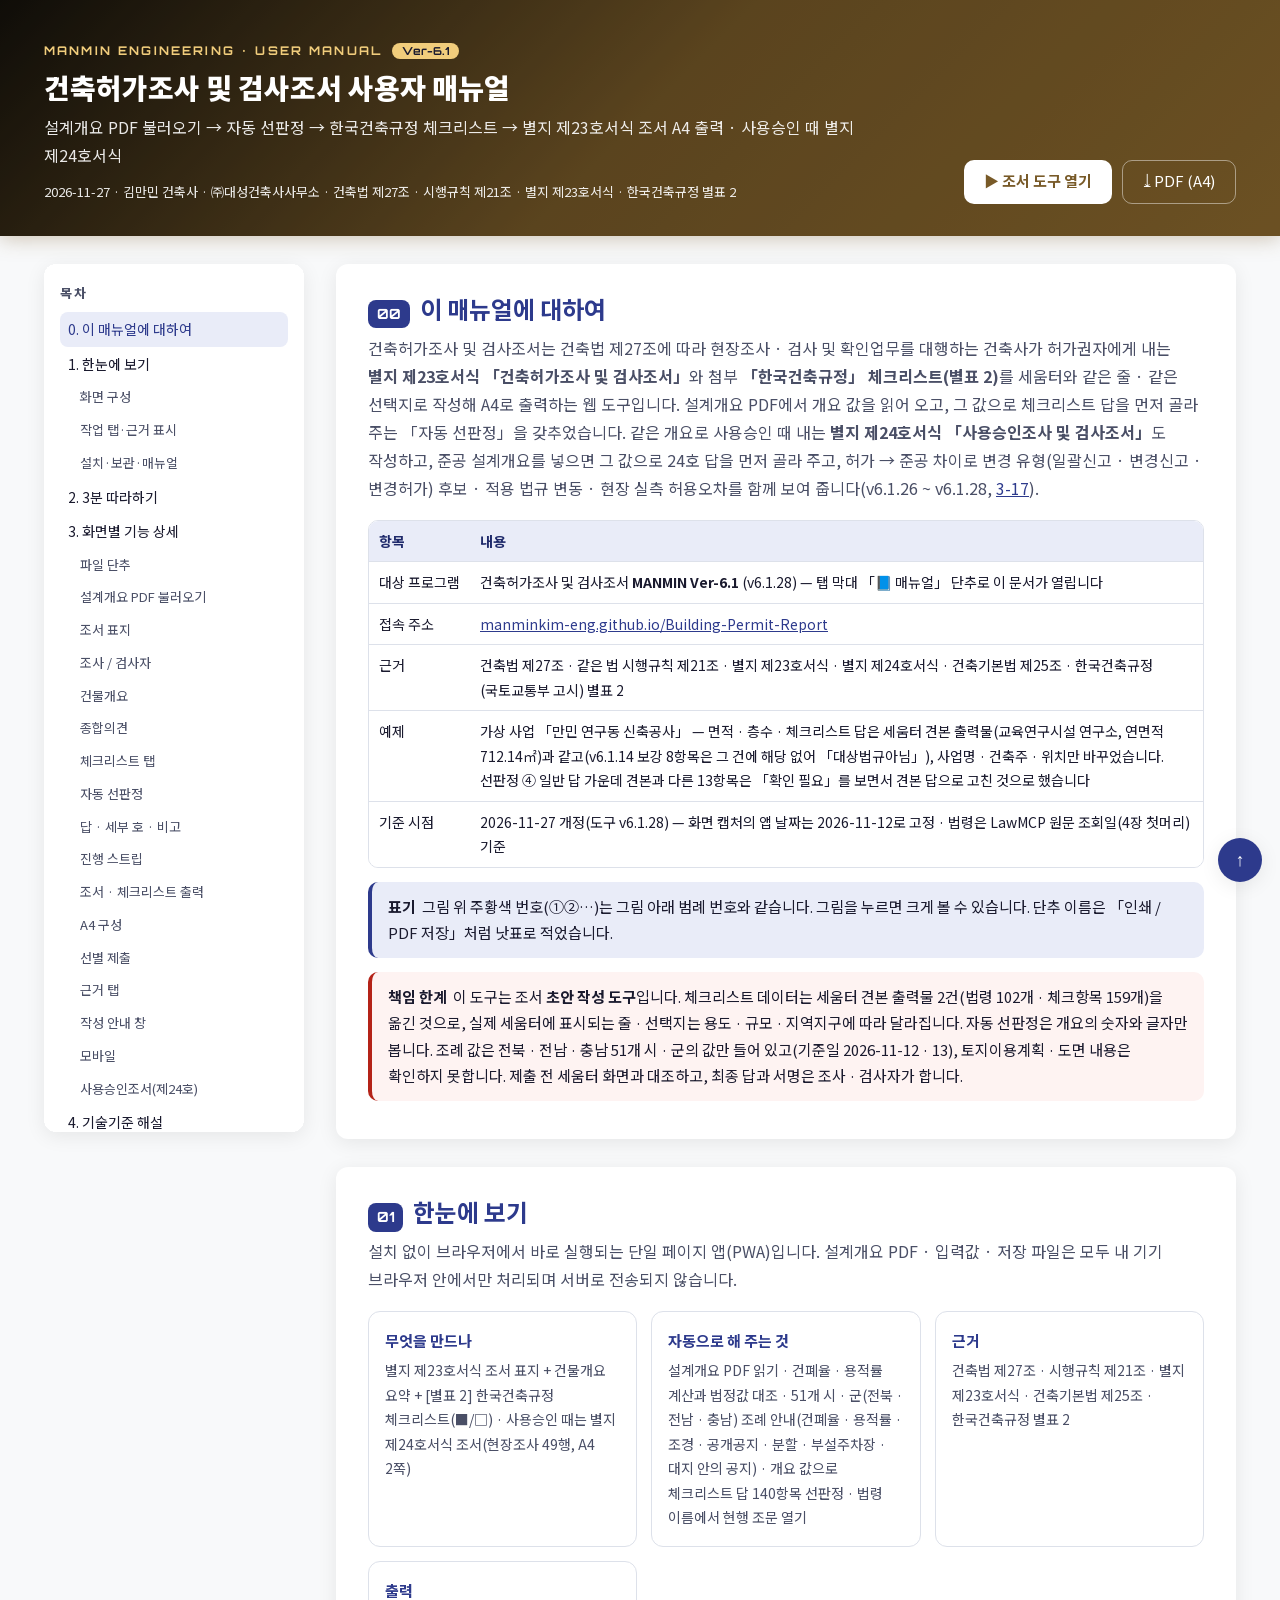
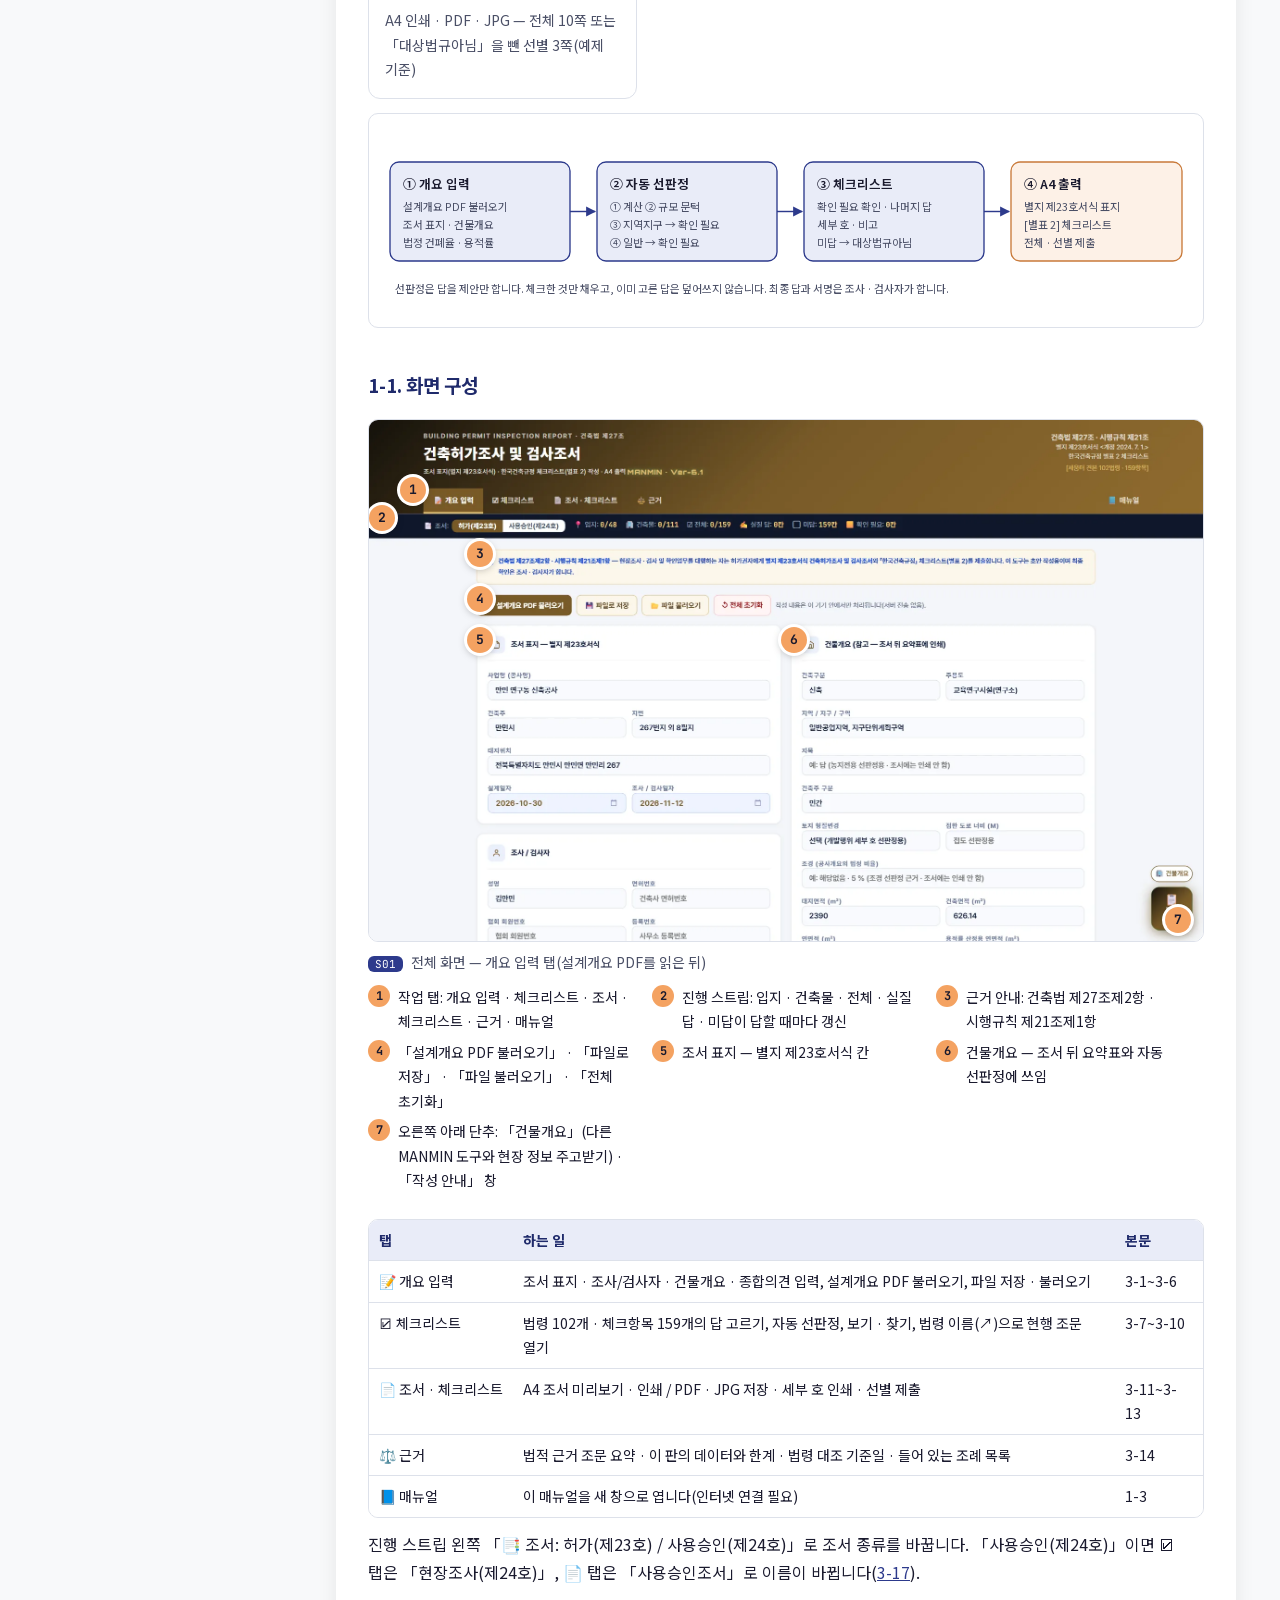
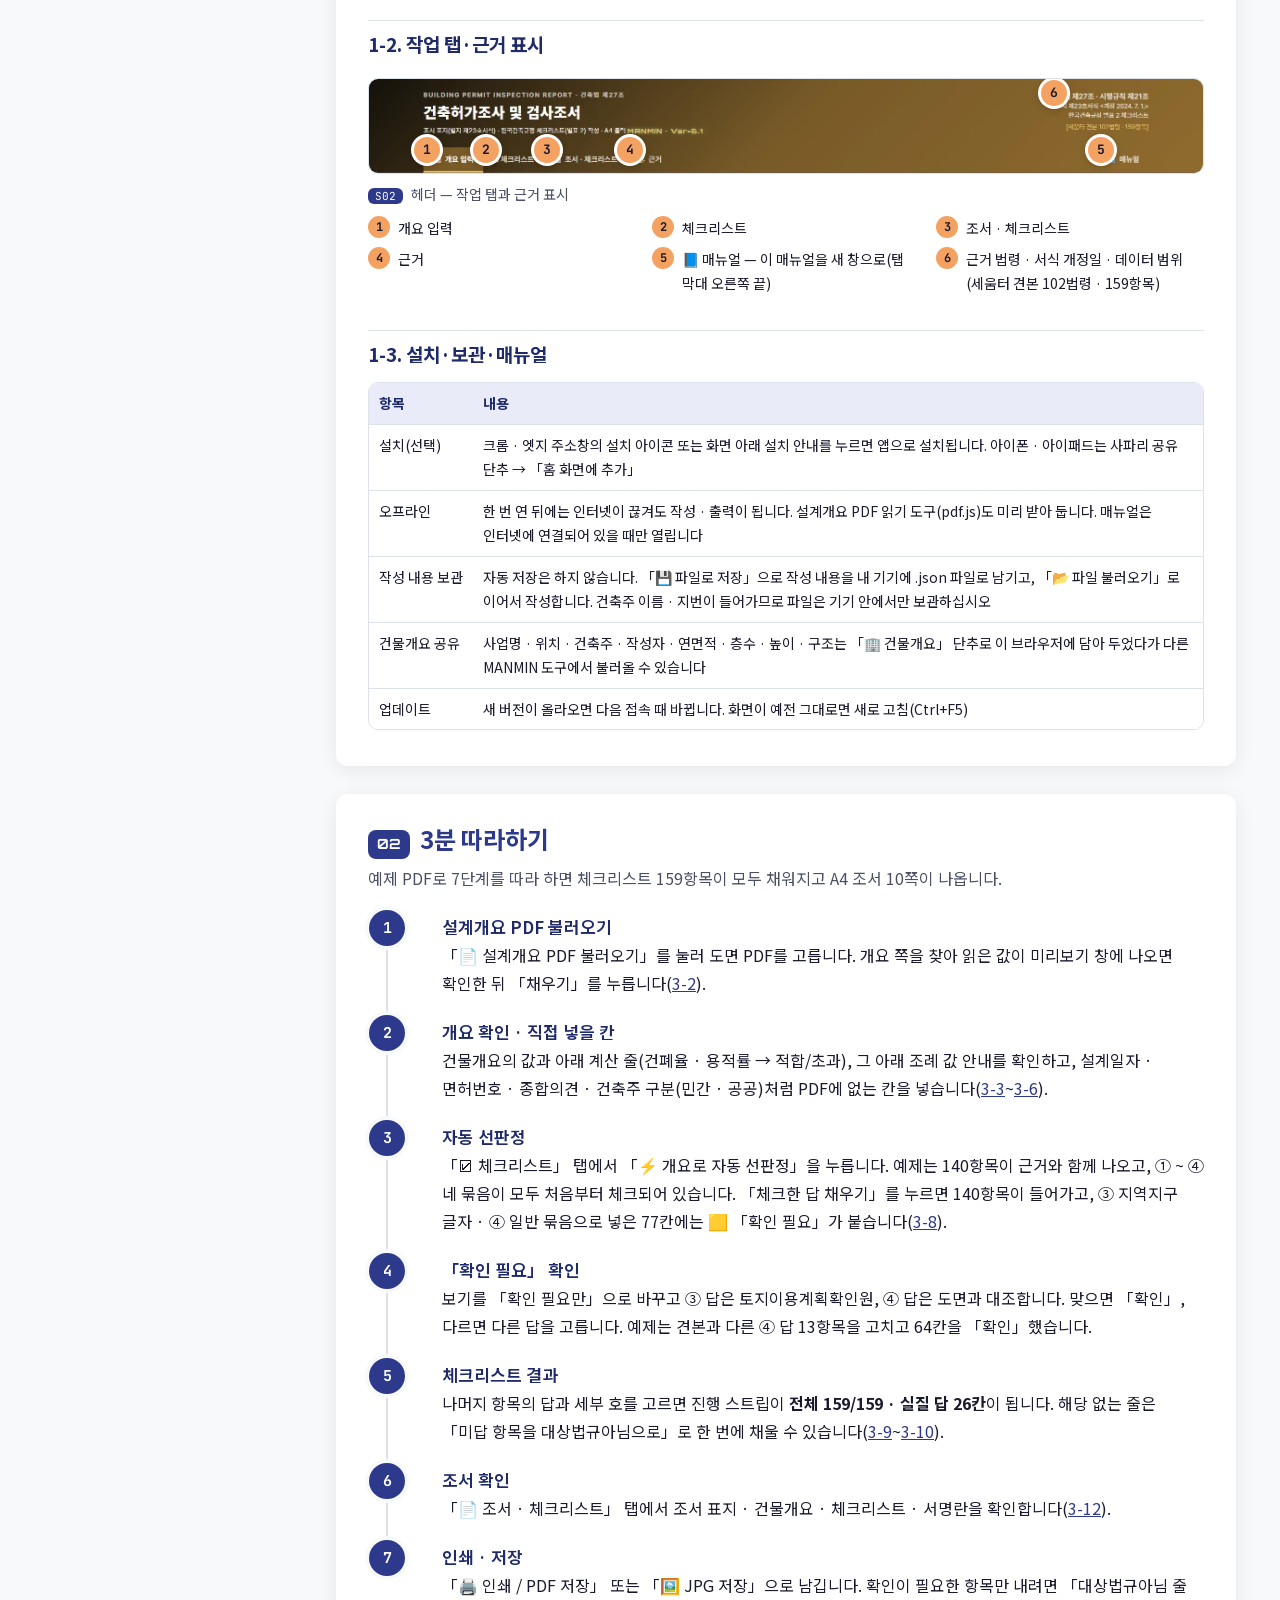
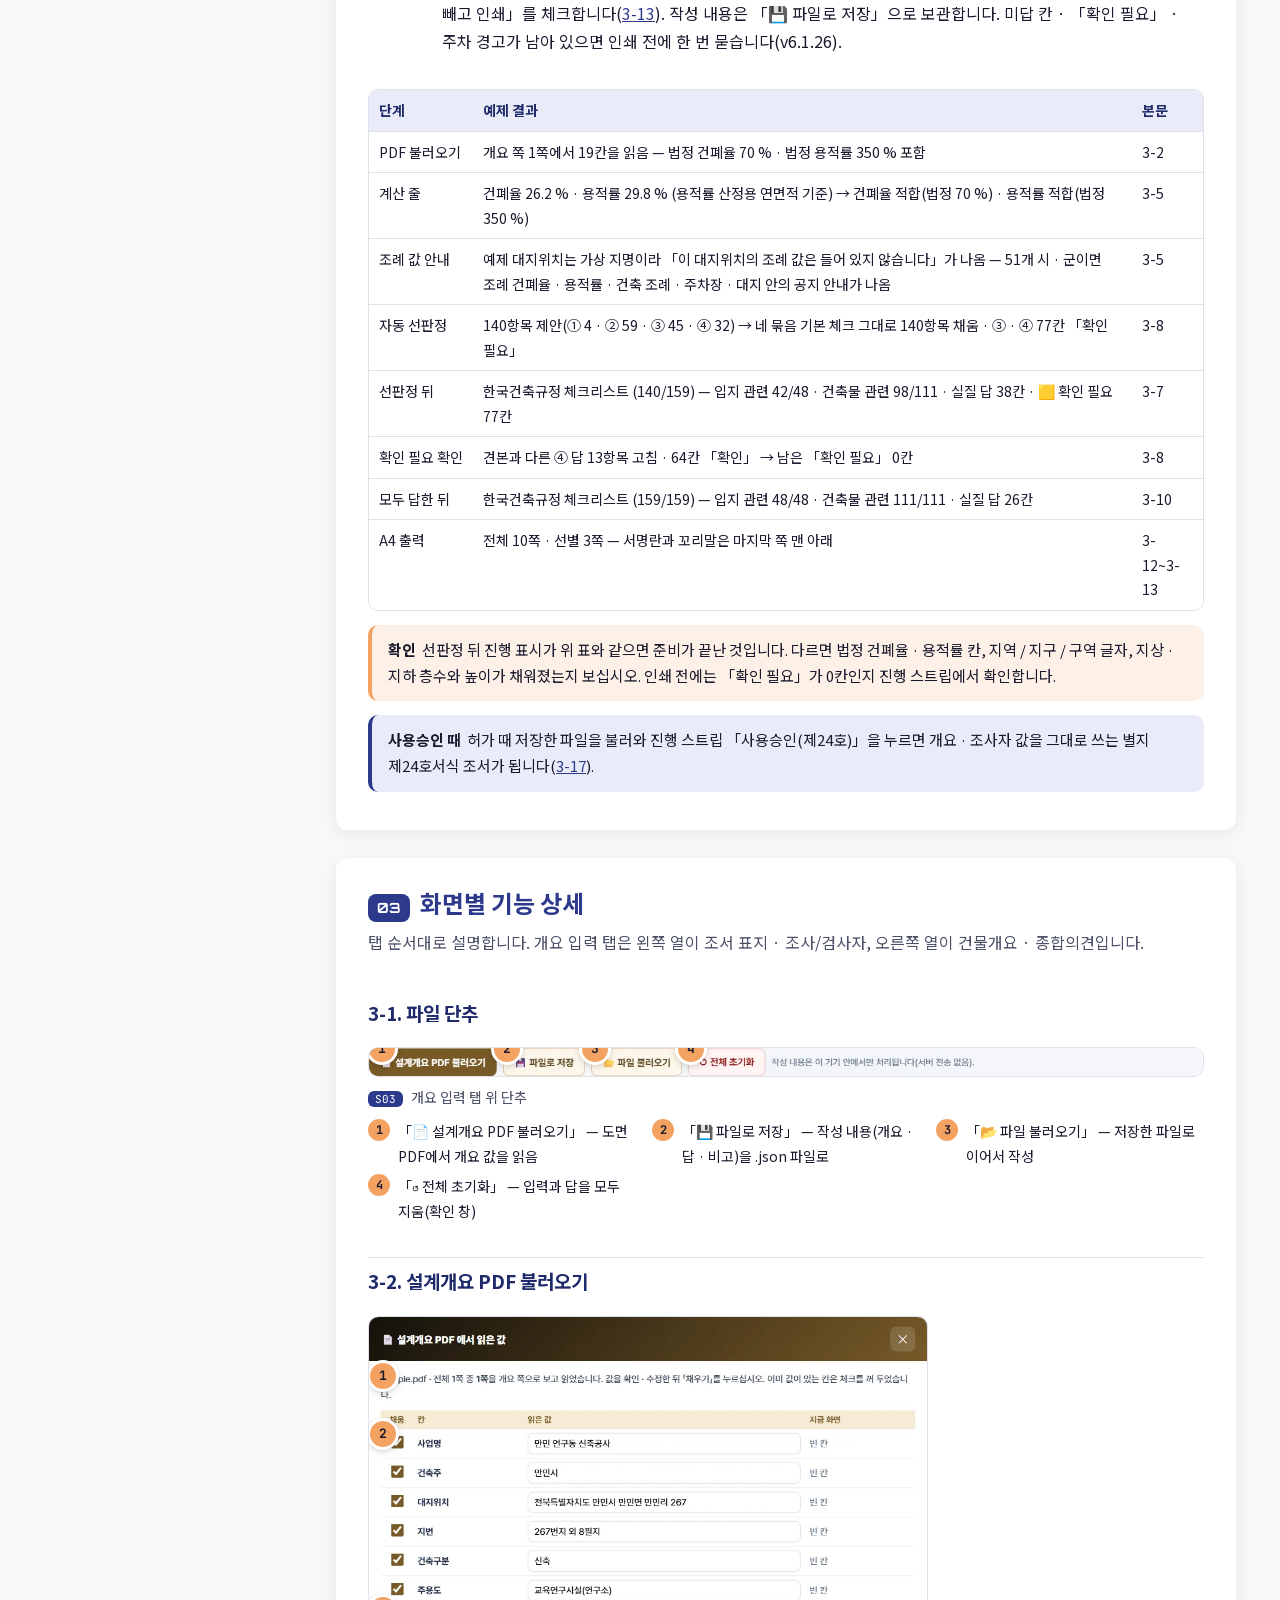
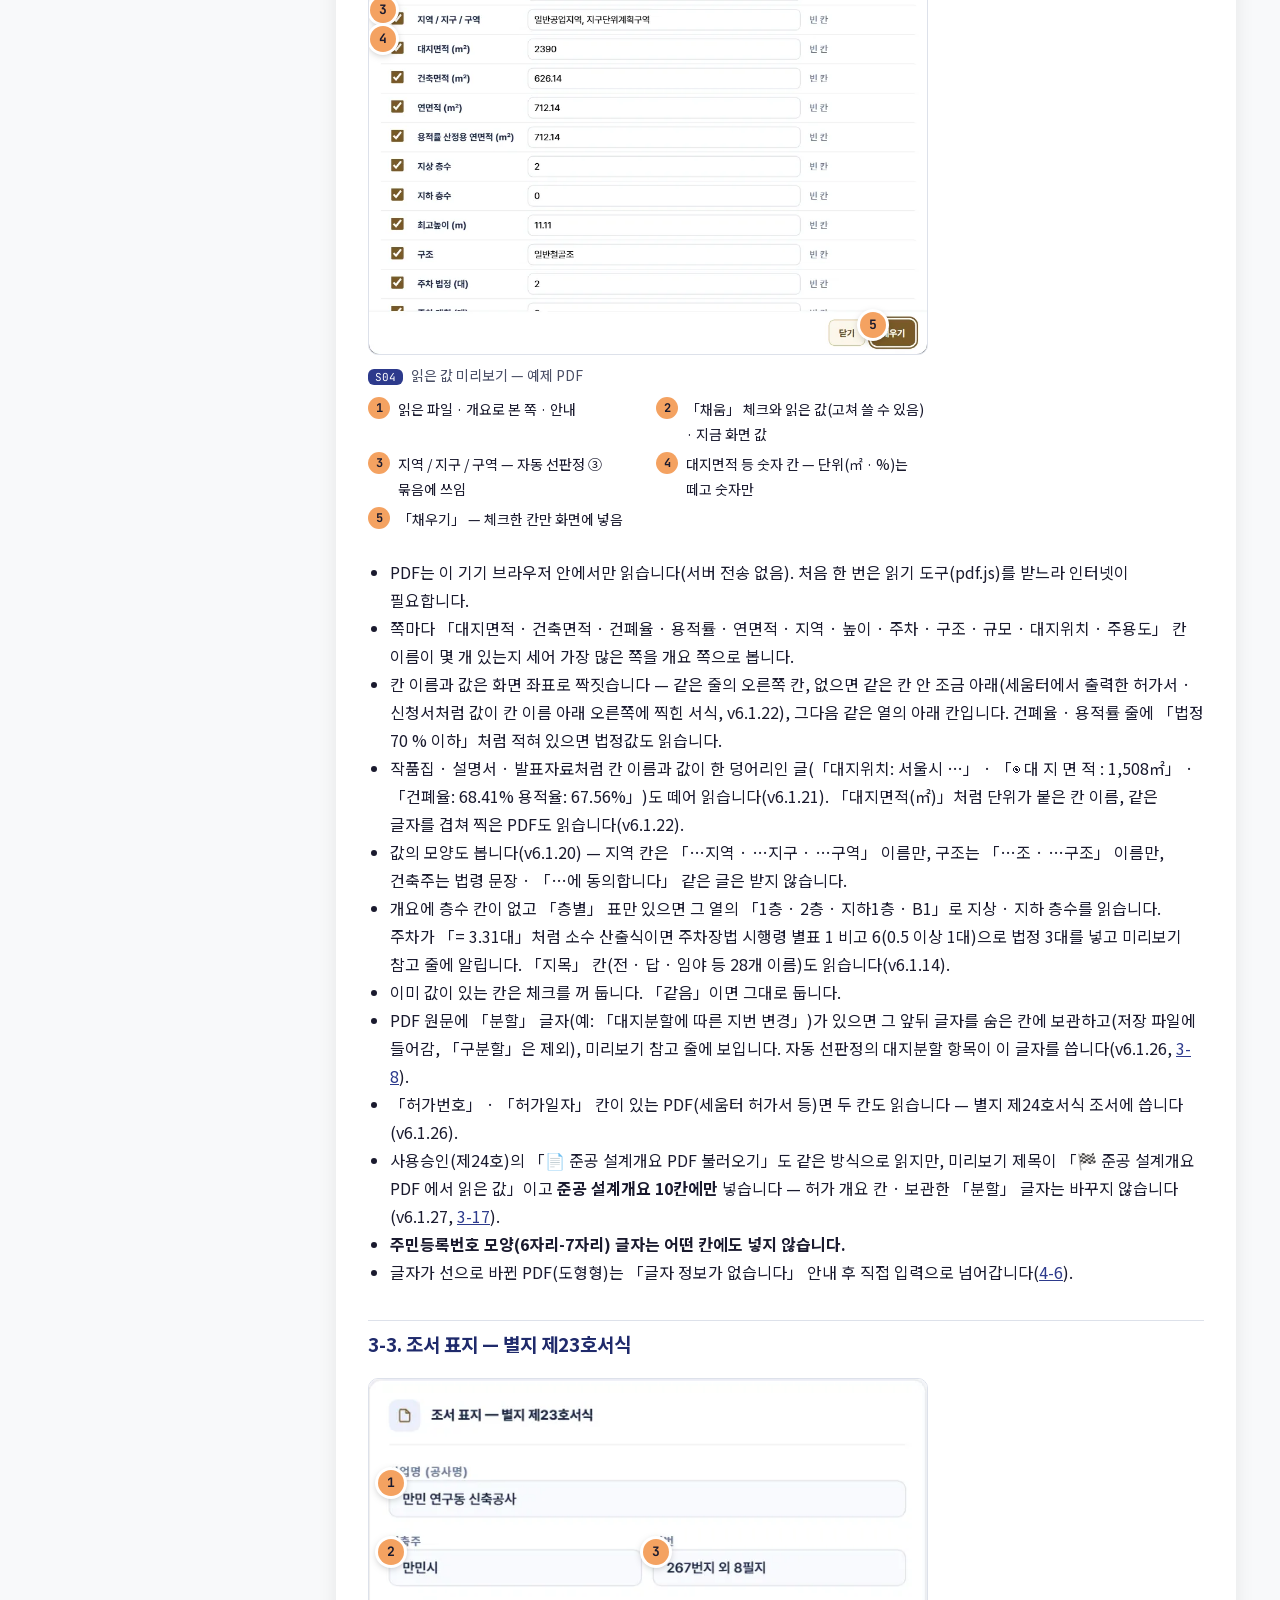
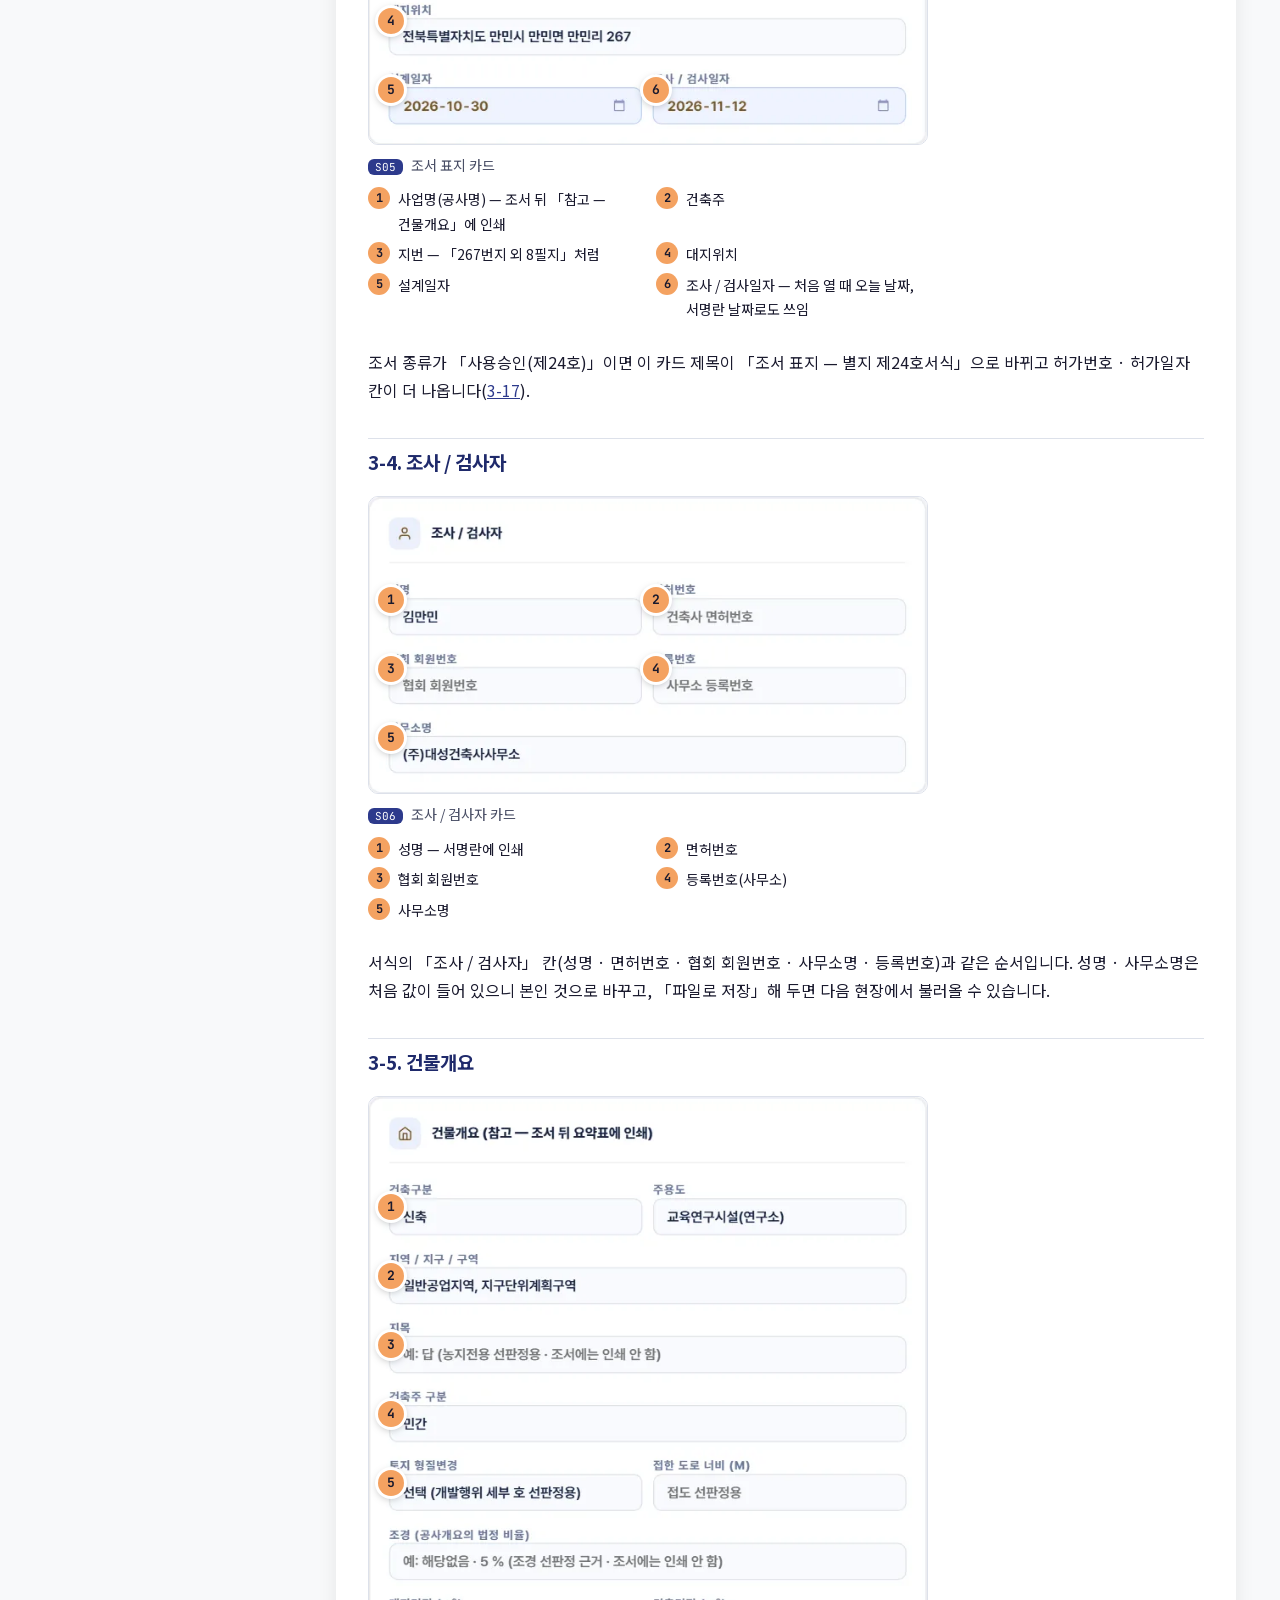
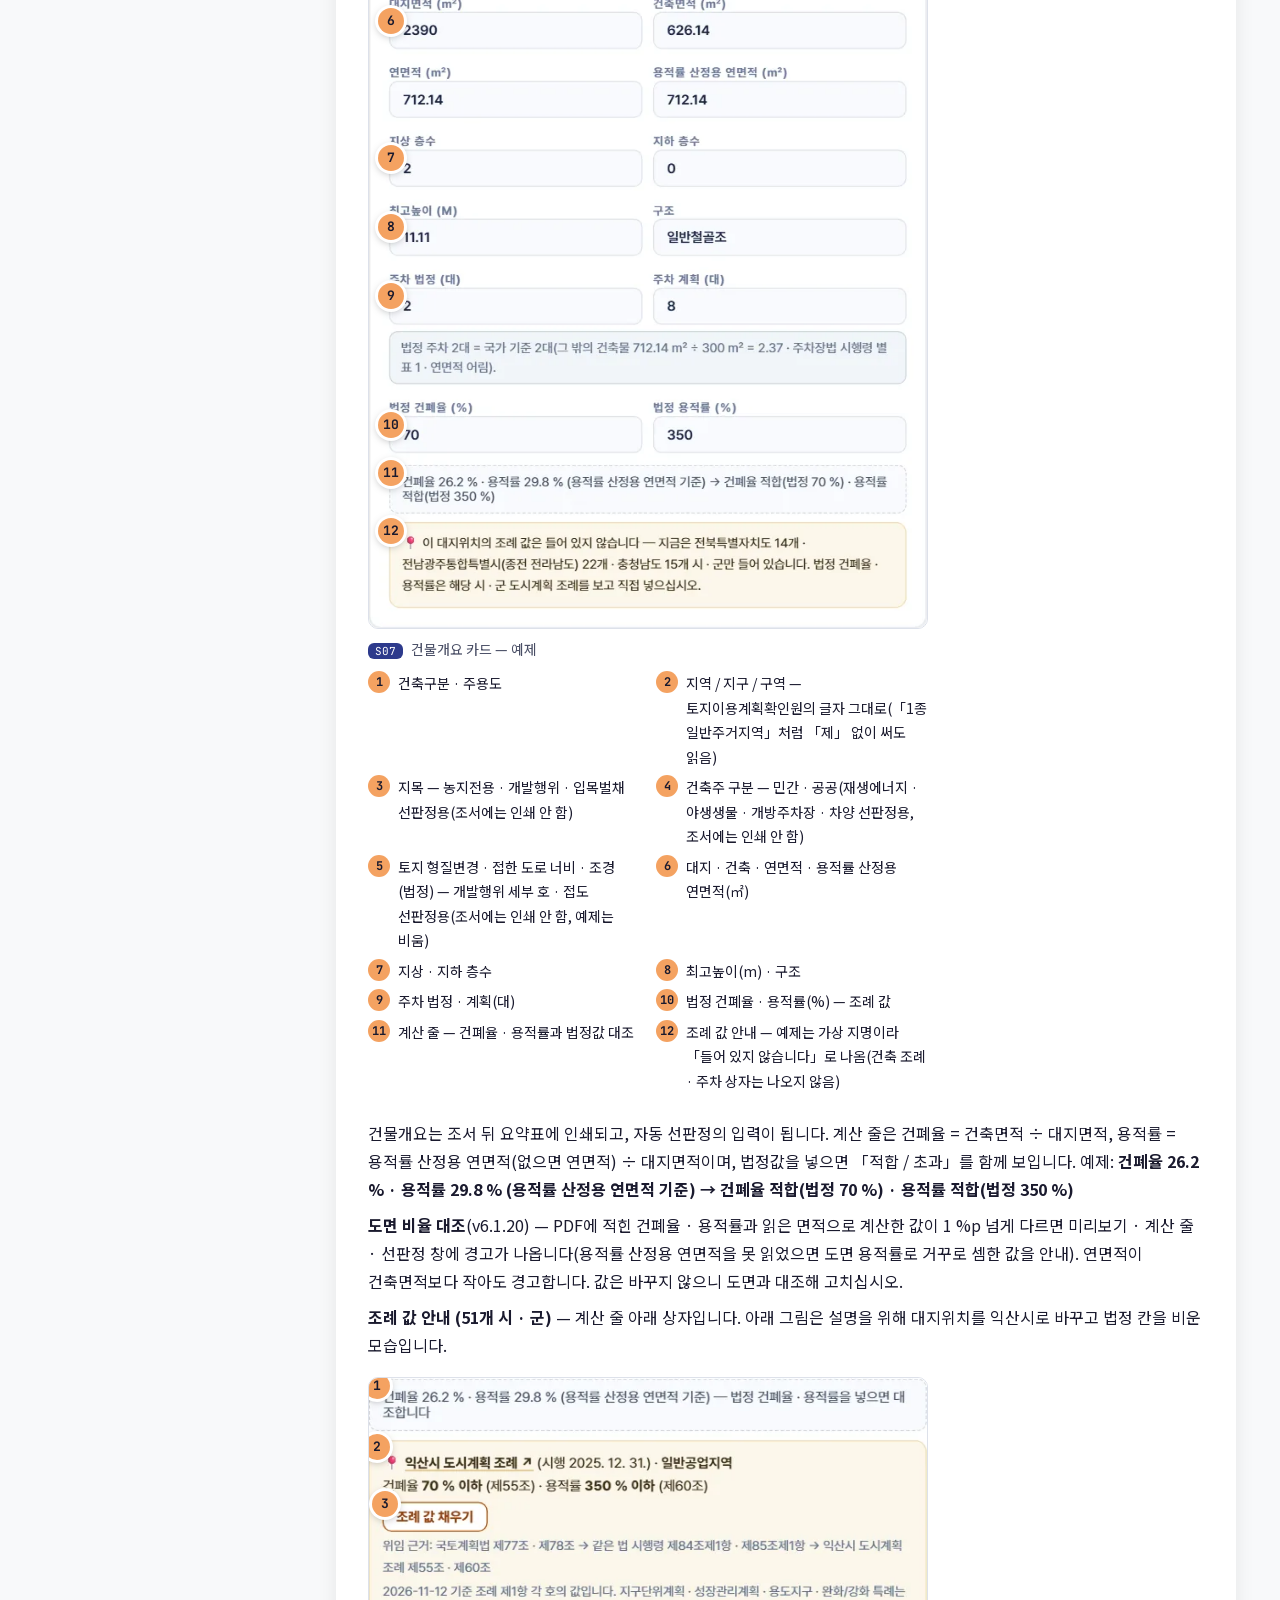
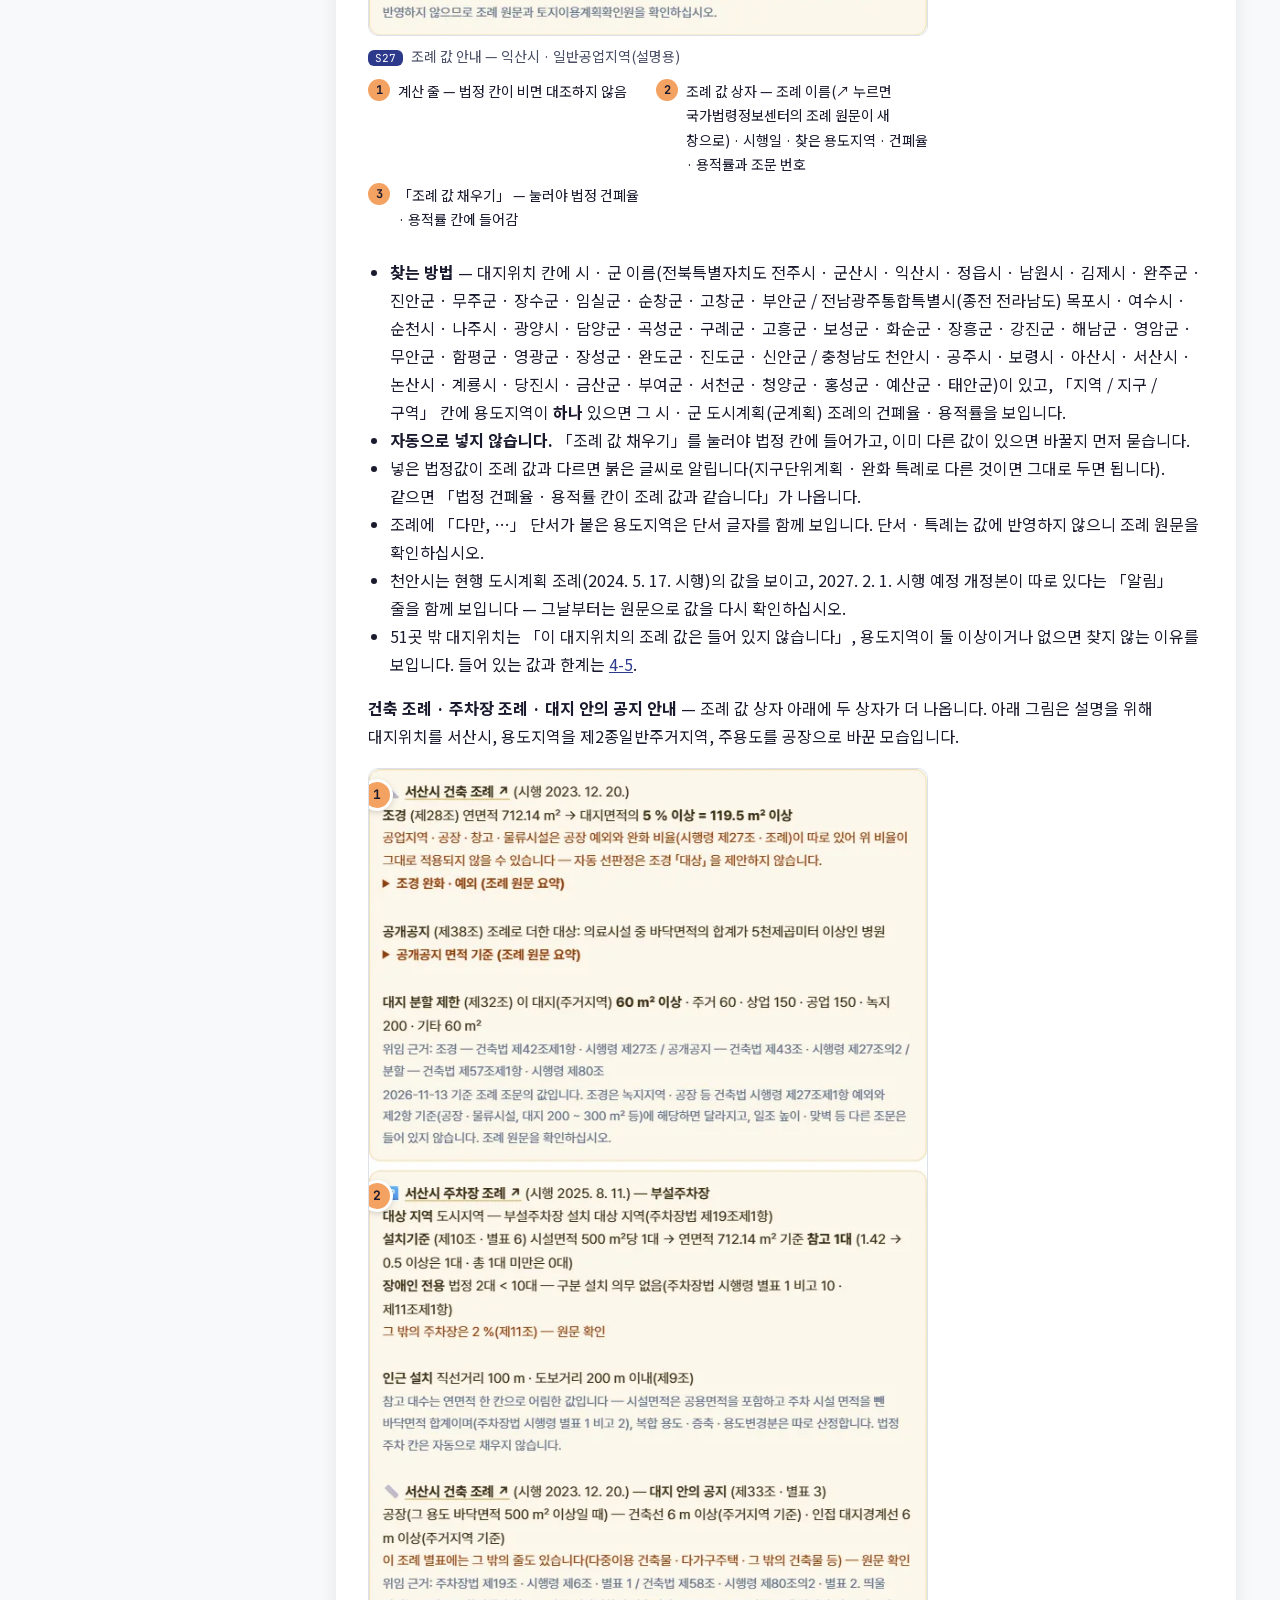
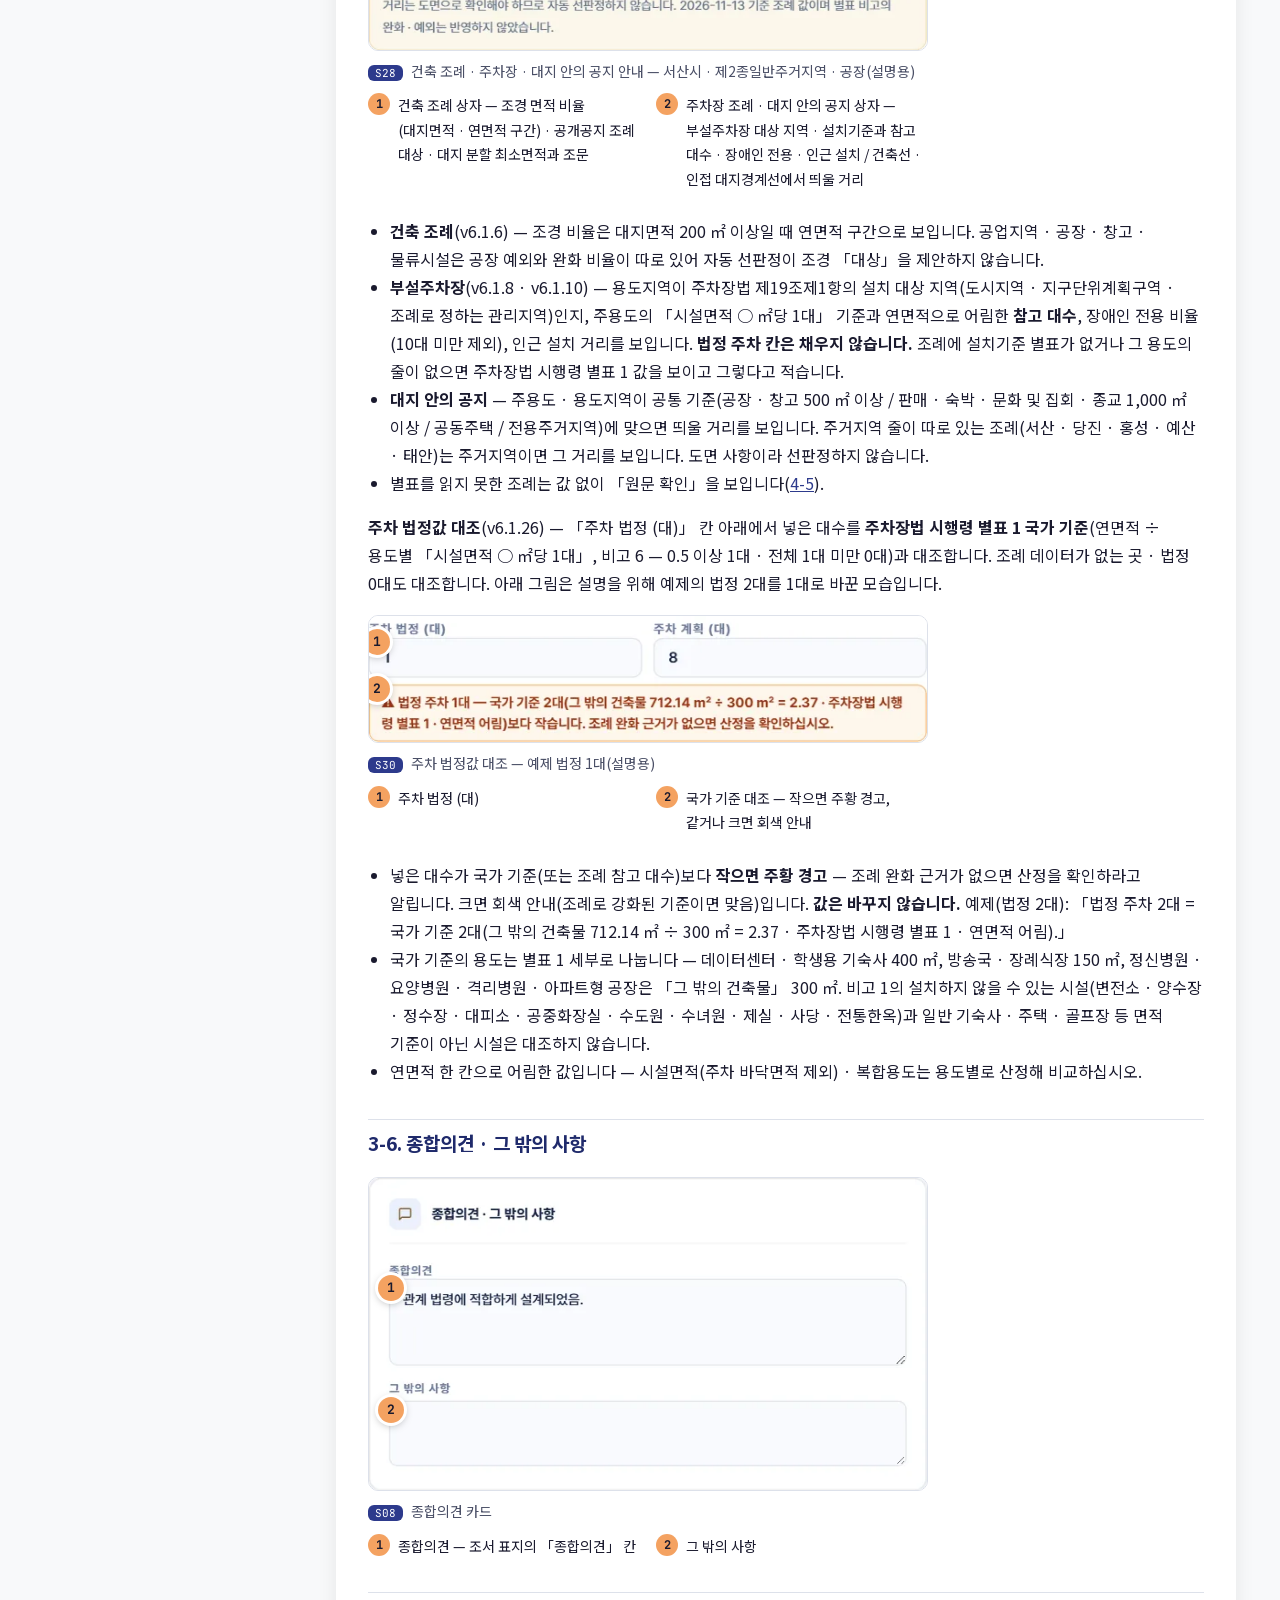
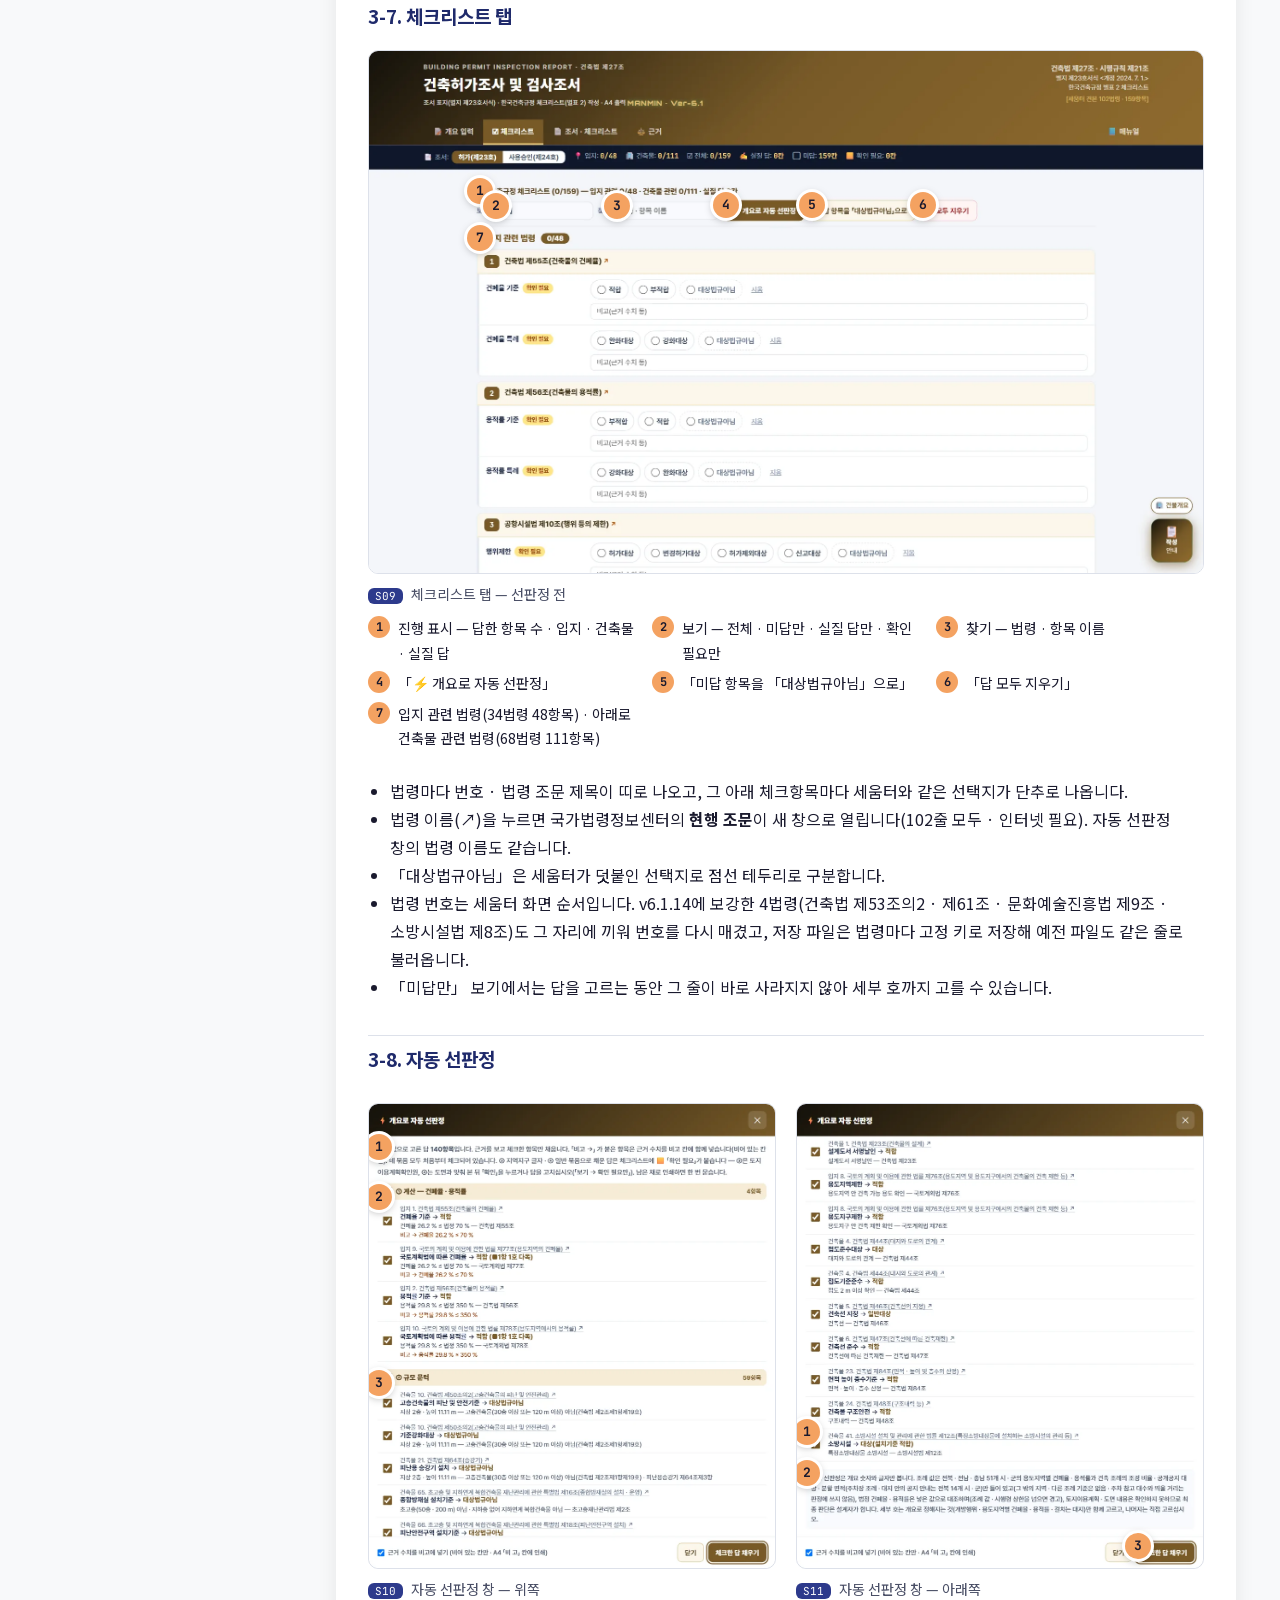
<file: manual/index.html>
<!doctype html>
<html lang="ko"><head>
<meta charset="utf-8"><meta name="viewport" content="width=device-width,initial-scale=1">
<title>건축허가조사 및 검사조서 사용자 매뉴얼 Ver-6.1 · MANMIN</title>
<meta name="description" content="건축허가조사 및 검사조서 MANMIN Ver-6.1 사용자 매뉴얼 — 별지 제23호서식 조서 · 한국건축규정 체크리스트 작성, 별지 제24호서식 사용승인조서 겸용, 설계개요 PDF 불러오기, 자동 선판정, 조례 값 · 주차 · 대지 안의 공지 안내(51개 시 · 군), 법령 링크, A4 출력, 근거(건축법 제27조 · 시행규칙 제21조 · 건축기본법 제25조)">
<meta name="author" content="김만민 건축사 · ㈜대성건축사사무소">
<meta name="theme-color" content="#785a28"><meta name="color-scheme" content="light dark">
<link rel="stylesheet" href="./assets/fonts/manmin-fonts.css">
<style>:root{--mh-a:#14110b;--mh-b:#785a28;--mh-c:#8f6b2e;--mh-accent:#f1cd7c;--mh-shadow:rgba(120,90,40,.35);--mh-btn-ink:#785a28;--mh-veil:0.25;--mh-bp:50%}

:root{
  --navy:#2D3A8C;--navy-d:#1F2A6B;--navy-l:#E9ECF8;--accent:#F4A261;--accent-d:#C97A3A;--accent-l:#FDF1E7;
  --bg:#F8F9FA;--card:#FFFFFF;--text:#1A1A2E;--text2:#4A4F66;--line:#DDE1EA;--ok:#0F766E;--ng:#B42318;
  --r:12px;--pad:24px;--shadow:0 4px 20px rgba(0,0,0,.08);
}
*{box-sizing:border-box}
html{scroll-behavior:smooth;-webkit-text-size-adjust:100%}
body{margin:0;background:var(--bg);color:var(--text);font-family:var(--font-sans);font-size:16px;line-height:1.75;word-break:keep-all;overflow-wrap:anywhere}
a{color:var(--navy)}a:hover{color:var(--accent-d)}
code,kbd,.mono{font-family:var(--font-mono);font-size:.9em}
code{background:var(--navy-l);color:var(--navy-d);padding:1px 6px;border-radius:5px}
kbd{border:1px solid var(--line);border-bottom-width:2px;border-radius:5px;padding:0 6px;background:#fff}
/* 상단 */
.top{position:relative;background:linear-gradient(135deg,var(--mh-a),var(--mh-b) var(--mh-bp),var(--mh-c));color:#fff;box-shadow:0 2px 20px var(--mh-shadow)}
.top::before{content:"";position:absolute;inset:0;background:rgba(0,0,0,var(--mh-veil));pointer-events:none}
.top-in{position:relative;max-width:1240px;margin:0 auto;display:flex;justify-content:space-between;align-items:flex-end;gap:32px;flex-wrap:wrap;padding:40px 24px 32px}
.eyebrow{font-family:var(--font-brand);font-weight:700;font-size:12px;letter-spacing:.18em;color:var(--mh-accent)}
.top h1{font-size:28px;font-weight:900;margin:8px 0 6px;line-height:1.35}
.top .sub{opacity:.9;margin:0}
.mh-main{flex:1 1 640px;min-width:0}
.mh-eb{display:flex;align-items:center;gap:10px;flex-wrap:wrap}
.mh-ver{font:700 11px var(--font-brand);background:var(--mh-accent);color:#1A1A2E;border-radius:999px;padding:1px 10px}
.mh-meta{margin:12px 0 0;font-size:13px;color:rgba(255,255,255,.9)}
.mh-act{display:flex;gap:10px;flex-wrap:wrap}
.mh-btn{display:inline-flex;align-items:center;justify-content:center;gap:8px;min-height:44px;padding:0 20px;border-radius:10px;font-size:15px;text-decoration:none}
.mh-btn.pri{background:#fff;color:var(--mh-btn-ink);font-weight:700}
.mh-btn.sec{border:1px solid rgba(255,255,255,.45);color:#fff}
.mh-btn.pri:hover{background:var(--mh-accent);color:#1A1A2E}.mh-btn.sec:hover{background:rgba(255,255,255,.12);color:#fff}
.mh-btn:focus-visible{outline:3px solid var(--mh-accent);outline-offset:2px}
.mh-prog{position:fixed;top:0;left:0;right:0;height:3px;z-index:50;pointer-events:none}
.mh-prog i{display:block;height:100%;width:0;background:var(--mh-accent)}
.toc-sum{display:none}
/* 레이아웃 */
.wrap{max-width:1240px;margin:0 auto;padding:28px 24px 80px;display:grid;grid-template-columns:260px minmax(0,1fr);gap:32px}
nav.toc{position:sticky;top:16px;align-self:start;max-height:calc(100vh - 32px);overflow:auto;background:var(--card);border-radius:var(--r);box-shadow:var(--shadow);padding:18px 16px;font-size:14px}
nav.toc h2{font-size:13px;letter-spacing:.12em;color:var(--text2);margin:0 0 8px}
nav.toc ol{list-style:none;margin:0;padding:0}
nav.toc li a{display:block;padding:5px 8px;border-radius:8px;text-decoration:none;color:var(--text)}
nav.toc li a:hover,nav.toc li a.on{background:var(--navy-l);color:var(--navy)}
nav.toc li.sub a{padding-left:20px;font-size:13px;color:var(--text2)}
main{min-width:0}
section.ch{background:var(--card);border-radius:var(--r);box-shadow:var(--shadow);padding:var(--pad) calc(var(--pad) + 8px);margin-bottom:28px}
section.ch>h2{font-size:24px;font-weight:700;color:var(--navy);margin:0 0 4px;display:flex;align-items:baseline;gap:10px}
section.ch>h2 .n{font-family:var(--font-brand);font-weight:700;font-size:14px;color:#fff;background:var(--navy);border-radius:8px;padding:2px 9px}
section.ch>.lead{color:var(--text2);margin:0 0 18px}
h3{font-size:19px;color:var(--navy-d);margin:34px 0 10px;padding-top:6px;border-top:1px solid var(--line)}
h3:first-of-type{border-top:0}
h4{font-size:16px;margin:22px 0 8px}
p{margin:8px 0}
ul,ol{padding-left:22px}
.note,.tip,.warn{border-radius:10px;padding:12px 16px;margin:14px 0;font-size:15px}
.note{background:var(--navy-l);border-left:4px solid var(--navy)}
.tip{background:var(--accent-l);border-left:4px solid var(--accent)}
.warn{background:#FEF3F2;border-left:4px solid var(--ng)}
.note b:first-child,.tip b:first-child,.warn b:first-child{margin-right:6px}
/* 표 */
.tbl{overflow-x:auto;margin:12px 0;border:1px solid var(--line);border-radius:10px}
table{border-collapse:collapse;width:100%;font-size:14px;background:#fff}
th,td{border-bottom:1px solid var(--line);padding:8px 10px;text-align:left;vertical-align:top}
th{background:var(--navy-l);color:var(--navy-d);font-weight:700;white-space:nowrap}
tr:last-child td{border-bottom:0}
td.num,th.num{text-align:right;font-family:var(--font-mono);white-space:nowrap}
.ok{color:var(--ok);font-weight:700}.ng{color:var(--ng);font-weight:700}
/* 그림 */
figure.shot{margin:18px 0 26px}
figure.shot .frame{position:relative;border:1px solid var(--line);border-radius:10px;overflow:hidden;background:#fff;cursor:zoom-in}
figure.shot img{display:block;width:100%;height:auto}
figure.narrow{max-width:420px}
.pin{position:absolute;transform:translate(-50%,-50%);width:26px;height:26px;border-radius:50%;background:var(--accent);color:#1A1A2E;font:700 13px/26px var(--font-mono);text-align:center;box-shadow:0 0 0 3px #fff,0 2px 8px rgba(0,0,0,.35);pointer-events:none}
figcaption{font-size:14px;color:var(--text2);margin-top:8px}
.fno{font-family:var(--font-mono);font-size:11px;background:var(--navy);color:#fff;border-radius:6px;padding:1px 7px;margin-right:8px}
ol.legend{list-style:none;padding:0;margin:10px 0 0;display:grid;grid-template-columns:repeat(auto-fill,minmax(260px,1fr));gap:6px 16px;font-size:14px}
ol.legend li{display:flex;gap:8px;align-items:flex-start}
ol.legend b{flex:0 0 22px;height:22px;border-radius:50%;background:var(--accent);font:700 12px/22px var(--font-mono);text-align:center}
.pair{display:grid;grid-template-columns:1fr 1fr;gap:20px;align-items:start}
/* 단계 */
.steps{counter-reset:st;list-style:none;padding:0;margin:16px 0}
.steps>li{counter-increment:st;position:relative;padding:4px 0 18px 54px;border-left:2px solid var(--line);margin-left:18px}
.steps>li:last-child{border-left-color:transparent}
.steps>li::before{content:counter(st);position:absolute;left:-19px;top:0;width:36px;height:36px;border-radius:50%;background:var(--navy);color:#fff;font:700 15px/36px var(--font-mono);text-align:center;box-shadow:0 0 0 4px var(--bg)}
.steps>li>b.t{display:block;font-size:17px;color:var(--navy-d);margin-bottom:2px}
/* 수식 */
.eq{font-family:var(--font-mono);background:#0F1630;color:#E8ECFF;border-radius:10px;padding:14px 18px;margin:12px 0;overflow-x:auto;font-size:14px;line-height:1.9;white-space:pre}
.eq .c{color:#9AA6D6}
.svgbox{background:#fff;border:1px solid var(--line);border-radius:10px;padding:12px;margin:14px 0;overflow-x:auto}
.svgbox svg{display:block;width:100%;min-width:640px;height:auto}
.cards{display:grid;grid-template-columns:repeat(auto-fill,minmax(220px,1fr));gap:14px;margin:14px 0}
.card{border:1px solid var(--line);border-radius:var(--r);padding:16px;background:#fff}
.card h5{margin:0 0 4px;font-size:15px;color:var(--navy)}
.card p{margin:0;font-size:14px;color:var(--text2)}
footer.foot{max-width:1240px;margin:0 auto;padding:0 24px 40px;color:var(--text2);font-size:13px}
/* 라이트박스 */
#lb{position:fixed;inset:0;background:rgba(10,14,30,.88);display:none;align-items:center;justify-content:center;z-index:99;cursor:zoom-out;padding:16px}
#lb.open{display:flex}#lb img{max-width:100%;max-height:100%;border-radius:8px;background:#fff}
.totop{position:fixed;right:18px;bottom:18px;width:44px;height:44px;border-radius:50%;background:var(--navy);color:#fff;border:0;font-size:18px;box-shadow:var(--shadow);cursor:pointer}
/* 반응형 5단계 */
@media (max-width:1240px){.wrap{grid-template-columns:230px minmax(0,1fr);gap:24px}}
@media (max-width:1024px){.wrap{grid-template-columns:1fr}nav.toc{position:static;max-height:none}nav.toc ol{columns:2}}
@media (max-width:760px){.pair{grid-template-columns:1fr}section.ch{padding:20px 18px}.top h1{font-size:24px}}
@media (max-width:640px){nav.toc ol{columns:1}body{font-size:15px}}
@media (max-width:480px){.wrap,.top-in{padding-left:16px;padding-right:16px}.pin{width:22px;height:22px;font-size:11px;line-height:22px}}
@media (max-width:400px){section.ch>h2{font-size:20px}}
/* v-mh1 D4 접이식 목차 · D9 터치 44px (≤1024px) */
@media (max-width:1024px){
  nav.toc{padding:0 16px}
  nav.toc .toc-sum{display:flex;align-items:center;justify-content:space-between;min-height:48px;font-weight:700;font-size:14px;color:var(--navy);cursor:pointer;list-style:none}
  nav.toc .toc-sum::-webkit-details-marker{display:none}
  nav.toc details:not([open]) ol,nav.toc details:not([open]) h2{display:none}
  nav.toc details[open]{padding-bottom:12px}
  nav.toc li a{display:flex;align-items:center;min-height:44px;padding:0 8px}
}
/* v-mh1 D5 좁은 화면 헤드 */
@media (max-width:640px){
  .top-in{padding:28px 16px 24px;gap:16px}.top h1{font-size:22px}.top .sub{font-size:13px}.mh-meta{font-size:12px}
  .mh-act{display:grid;grid-template-columns:repeat(2,minmax(0,1fr));width:100%}.mh-btn{padding:0 8px;font-size:14px}
}
@media (max-width:480px){.eyebrow{letter-spacing:.04em}.mh-eb{gap:8px}}
@media (prefers-reduced-motion:reduce){html{scroll-behavior:auto}}
/* A4 인쇄 */
@page{size:A4;margin:14mm 12mm 14mm}
@media print{
  *{-webkit-print-color-adjust:exact;print-color-adjust:exact}
  body{background:#fff;font-size:10.5pt}
  nav.toc,.totop,#lb{display:none!important}
  .wrap{display:block;padding:0}
  section.ch{box-shadow:none;padding:0 0 8mm;margin:0;break-before:page}
  main{padding-bottom:8mm}
  section.ch:first-of-type{break-before:auto}
  figure.shot,.tbl,.eq,.svgbox,.note,.tip,.warn,.steps>li{break-inside:avoid}
  h3,h4{break-after:avoid}
  .top{border-radius:0;box-shadow:none}
  .mh-prog,.mh-act{display:none!important}
  .mh-meta{color:#fff}
  .pfoot{position:fixed;bottom:0;left:0;right:0;height:6mm;background:#fff;font-size:8pt;color:#666;border-top:1px solid #ccc;padding-top:1.5mm;display:flex;justify-content:space-between}
}
.pfoot{display:none}
@media print{.pfoot{display:flex}}
/* ── 좁은 화면 대응(r1 · 2026-10-12) : 화면 전용 — 인쇄·PDF에는 영향 없음 ── */
@media screen and (max-width:640px){
  .k1 td:first-child,.k1 th:first-child{white-space:normal}
  /* 글 표(숫자 칸 없는 표) → 행마다 카드로 쌓기 */
  .tbl.stack{border:0;border-radius:0;overflow:visible}
  .tbl.stack table,.tbl.stack tbody,.tbl.stack tr,.tbl.stack td{display:block;width:auto}
  .tbl.stack thead{position:absolute;width:1px;height:1px;overflow:hidden;clip:rect(0 0 0 0)}
  .tbl.stack table{background:transparent}
  .tbl.stack tr{border:1px solid var(--line);border-radius:10px;background:#fff;margin:0 0 10px;overflow:hidden}
  .tbl.stack td{border-bottom:1px solid var(--line);padding:8px 12px}
  .tbl.stack tr td:last-child{border-bottom:0}
  .tbl.stack td:first-child{background:var(--navy-l);color:var(--navy-d);font-weight:700}
  .tbl.stack td[data-th]:not(:first-child)::before{content:attr(data-th);display:block;font-size:12px;font-weight:700;color:var(--text2);margin-bottom:2px}
  .tbl.stack.c2 td[data-th]:not(:first-child)::before{display:none}
  .tbl.stack td:empty{display:none}
  /* 숫자 표 → 표 모양 유지, 글자·여백 축소, 넘치면 좌우로 밀기(오른쪽 그림자로 표시) */
  .tbl:not(.stack){background:linear-gradient(to right,#fff 30%,rgba(255,255,255,0)) left/40px 100% no-repeat local,linear-gradient(to left,#fff 30%,rgba(255,255,255,0)) right/40px 100% no-repeat local,radial-gradient(farthest-side at 100% 50%,rgba(26,26,46,.22),transparent) right/12px 100% no-repeat scroll,#fff}
  .tbl:not(.stack) table{font-size:13px;background:transparent}
  .tbl:not(.stack) th,.tbl:not(.stack) td{padding:7px 8px}
  /* 수식 → 줄바꿈 허용 */
  .eq{white-space:pre-wrap;word-break:keep-all;font-size:13px;line-height:1.75;padding:12px 14px}
  .eq .c{display:block;padding-left:1em}
  .svgbox{position:relative}
  .svgbox::after{content:"← 좌우로 밀어서 보기 →";display:block;text-align:center;font-size:12px;color:var(--text2);margin-top:6px;position:sticky;left:0}
  ol.legend{grid-template-columns:1fr}
  .steps>li{padding-left:34px;margin-left:14px}
}
.rev{white-space:nowrap}
@media print{.rev{display:none}}
/* v-mh1 D6 다크 모드(화면 전용 · 헤드 색 불변 · 그림과 흐름도는 흰 바탕 유지) */
@media screen and (prefers-color-scheme:dark){
  :root{--bg:#0F1420;--card:#171D2C;--text:#E6E8EF;--text2:#A9AFC3;--line:#2A3245;--navy-l:#232B45;--accent-l:#33281D;--shadow:0 4px 20px rgba(0,0,0,.35)}
  a,section.ch>h2,h3,.steps>li>b.t,.card h5,nav.toc li a.on,nav.toc .toc-sum{color:#AEB8F5}
  a:hover{color:#F4A261}
  code{background:var(--navy-l);color:#C9D0FA}
  kbd{background:var(--card);color:var(--text)}
  table,.card,nav.toc,section.ch{background:var(--card)}
  th{background:var(--navy-l);color:#C9D0FA}
  .note{border-left-color:#7F8CE0}
  .warn{background:#3A1F22}
  .ok{color:#5EEAD4}.ng{color:#FDA29B}
  figure.shot .frame,.svgbox{background:#fff;border-color:var(--line)}
  .tbl.stack tr{background:var(--card)}
  .tbl.stack td:first-child{color:#C9D0FA}
  .tbl:not(.stack){background:var(--card)}
}
@media screen and (prefers-color-scheme:dark) and (max-width:640px){
  .tbl:not(.stack){background:linear-gradient(to right,var(--card) 30%,rgba(23,29,44,0)) left/40px 100% no-repeat local,linear-gradient(to left,var(--card) 30%,rgba(23,29,44,0)) right/40px 100% no-repeat local,radial-gradient(farthest-side at 100% 50%,rgba(0,0,0,.5),transparent) right/12px 100% no-repeat scroll,var(--card)}
}
</style>
</head><body>
<div class="mh-prog" aria-hidden="true"><i></i></div>
<header class="top"><div class="top-in">
<div class="mh-main">
<div class="mh-eb"><span class="eyebrow">MANMIN ENGINEERING · USER MANUAL</span><span class="mh-ver">Ver-6.1</span></div>
<h1>건축허가조사 및 검사조서 사용자 매뉴얼</h1>
<p class="sub">설계개요 PDF 불러오기 → 자동 선판정 → 한국건축규정 체크리스트 → 별지 제23호서식 조서 A4 출력 · 사용승인 때 별지 제24호서식</p>
<p class="mh-meta">2026-11-27 · 김만민 건축사 · ㈜대성건축사사무소 · 건축법 제27조 · 시행규칙 제21조 · 별지 제23호서식 · 한국건축규정 별표 2</p>
</div>
<div class="mh-act"><a class="mh-btn pri" href="../index.html" aria-label="건축허가조사 및 검사조서 열기">▶ 조서 도구 열기</a><a class="mh-btn sec" href="BPR_사용자매뉴얼_Ver-6.1.pdf" download>⤓ PDF (A4)</a></div>
</div></header>
<div class="wrap"><nav class="toc" aria-label="목차"><details open><summary class="toc-sum">목차 <span aria-hidden="true">▾</span></summary><h2>목차</h2><ol><li><a href="#ch0">0. 이 매뉴얼에 대하여</a></li><li><a href="#ch1">1. 한눈에 보기</a></li><li class="sub"><a href="#s1-1">화면 구성</a></li><li class="sub"><a href="#s1-2">작업 탭·근거 표시</a></li><li class="sub"><a href="#s1-3">설치·보관·매뉴얼</a></li><li><a href="#ch2">2. 3분 따라하기</a></li><li><a href="#ch3">3. 화면별 기능 상세</a></li><li class="sub"><a href="#s3-1">파일 단추</a></li><li class="sub"><a href="#s3-2">설계개요 PDF 불러오기</a></li><li class="sub"><a href="#s3-3">조서 표지</a></li><li class="sub"><a href="#s3-4">조사 / 검사자</a></li><li class="sub"><a href="#s3-5">건물개요</a></li><li class="sub"><a href="#s3-6">종합의견</a></li><li class="sub"><a href="#s3-7">체크리스트 탭</a></li><li class="sub"><a href="#s3-8">자동 선판정</a></li><li class="sub"><a href="#s3-9">답 · 세부 호 · 비고</a></li><li class="sub"><a href="#s3-10">진행 스트립</a></li><li class="sub"><a href="#s3-11">조서 · 체크리스트 출력</a></li><li class="sub"><a href="#s3-12">A4 구성</a></li><li class="sub"><a href="#s3-13">선별 제출</a></li><li class="sub"><a href="#s3-14">근거 탭</a></li><li class="sub"><a href="#s3-15">작성 안내 창</a></li><li class="sub"><a href="#s3-16">모바일</a></li><li class="sub"><a href="#s3-17">사용승인조서(제24호)</a></li><li><a href="#ch4">4. 기술기준 해설</a></li><li class="sub"><a href="#s4-1">근거 법령</a></li><li class="sub"><a href="#s4-2">조서 서식</a></li><li class="sub"><a href="#s4-3">한국건축규정 체크리스트</a></li><li class="sub"><a href="#s4-4">자동 선판정 기준</a></li><li class="sub"><a href="#s4-5">조례 값</a></li><li class="sub"><a href="#s4-6">PDF 불러오기 규칙</a></li><li class="sub"><a href="#s4-7">다루지 않는 것</a></li><li><a href="#ch5">5. 실무 작업 방법</a></li><li class="sub"><a href="#s5-1">단계별 절차</a></li><li class="sub"><a href="#s5-2">제출 전 확인</a></li><li class="sub"><a href="#s5-3">예제 결과</a></li><li><a href="#ch6">6. 문제 해결·FAQ</a></li><li><a href="#ch7">부록</a></li><li class="sub"><a href="#a1">예제 입력값</a></li><li class="sub"><a href="#a2">버전 변경 내역</a></li><li class="sub"><a href="#a3">용어</a></li></ol></details></nav><main><style>
#fig-s05_cover,#fig-s06_inspector,#fig-s30_pkchk,#fig-s32_cover24,#fig-s07_bldinfo,#fig-s27_ord,#fig-s28_pg,#fig-s08_opinion{max-width:560px}
#fig-s04_pdf_preview,#fig-s10_judge,#fig-s11_judge_tail{max-width:560px}
#fig-s16_a4_cover,#fig-s17_a4_cl,#fig-s19_onlyreal,#fig-s33_a4_24{max-width:640px}
#fig-s21_help_howto,#fig-s22_help_method,#fig-s23_help_caution{max-width:640px}
.k1 td:first-child,.k1 th:first-child{white-space:nowrap}
.tri{display:grid;grid-template-columns:repeat(3,1fr);gap:16px;align-items:start}
@media (max-width:760px){.tri{grid-template-columns:1fr}}
@media print{
  figure.shot{max-width:none!important}
  figure.shot .frame{width:fit-content;max-width:100%}
  figure.shot img{width:auto;height:auto;max-width:100%;max-height:118mm}
  #fig-s16_a4_cover img,#fig-s17_a4_cl img,#fig-s33_a4_24 img,#fig-s04_pdf_preview img,#fig-s10_judge img,#fig-s11_judge_tail img{max-height:190mm}
  #fig-s21_help_howto img,#fig-s22_help_method img,#fig-s23_help_caution img{max-height:130mm}
  figure.narrow img{max-height:105mm}
  .pair{grid-template-columns:1fr 1fr}.tri{grid-template-columns:repeat(3,1fr)}
  .brk .tbl{break-inside:auto}.brk tr{break-inside:avoid}.brk thead{display:table-header-group}
}
</style><section class="ch" id="ch0"><h2><span class="n">00</span>이 매뉴얼에 대하여</h2>
<p class="lead">건축허가조사 및 검사조서는 건축법 제27조에 따라 현장조사 · 검사 및 확인업무를 대행하는 건축사가 허가권자에게 내는 <b>별지 제23호서식 「건축허가조사 및 검사조서」</b>와 첨부 <b>「한국건축규정」 체크리스트(별표 2)</b>를 세움터와 같은 줄 · 같은 선택지로 작성해 A4로 출력하는 웹 도구입니다. 설계개요 PDF에서 개요 값을 읽어 오고, 그 값으로 체크리스트 답을 먼저 골라 주는 「자동 선판정」을 갖추었습니다. 같은 개요로 사용승인 때 내는 <b>별지 제24호서식 「사용승인조사 및 검사조서」</b>도 작성하고, 준공 설계개요를 넣으면 그 값으로 24호 답을 먼저 골라 주고, 허가 → 준공 차이로 변경 유형(일괄신고 · 변경신고 · 변경허가) 후보 · 적용 법규 변동 · 현장 실측 허용오차를 함께 보여 줍니다(v6.1.26 ~ v6.1.28, <a href="#s3-17">3-17</a>).</p>
<div class="k1"><div class="tbl"><table><thead><tr><th class="">항목</th><th class="">내용</th></tr></thead><tbody><tr><td class="">대상 프로그램</td><td class="">건축허가조사 및 검사조서 <b>MANMIN Ver-6.1</b> (v6.1.28) — 탭 막대 「📘 매뉴얼」 단추로 이 문서가 열립니다</td></tr><tr><td class="">접속 주소</td><td class=""><a href="https://manminkim-eng.github.io/Building-Permit-Report/" target="_blank" rel="noopener">manminkim-eng.github.io/Building-Permit-Report</a></td></tr><tr><td class="">근거</td><td class="">건축법 제27조 · 같은 법 시행규칙 제21조 · 별지 제23호서식 · 별지 제24호서식 · 건축기본법 제25조 · 한국건축규정(국토교통부 고시) 별표 2</td></tr><tr><td class="">예제</td><td class="">가상 사업 「만민 연구동 신축공사」 — 면적 · 층수 · 체크리스트 답은 세움터 견본 출력물(교육연구시설 연구소, 연면적 712.14㎡)과 같고(v6.1.14 보강 8항목은 그 건에 해당 없어 「대상법규아님」), 사업명 · 건축주 · 위치만 바꾸었습니다. 선판정 ④ 일반 답 가운데 견본과 다른 13항목은 「확인 필요」를 보면서 견본 답으로 고친 것으로 했습니다</td></tr><tr><td class="">기준 시점</td><td class="">2026-11-27 개정(도구 v6.1.28) — 화면 캡처의 앱 날짜는 2026-11-12로 고정 · 법령은 LawMCP 원문 조회일(4장 첫머리) 기준</td></tr></tbody></table></div></div>
<div class="note"><b>표기</b>그림 위 주황색 번호(①②…)는 그림 아래 범례 번호와 같습니다. 그림을 누르면 크게 볼 수 있습니다. 단추 이름은 「인쇄 / PDF 저장」처럼 낫표로 적었습니다.</div>
<div class="warn"><b>책임 한계</b>이 도구는 조서 <b>초안 작성 도구</b>입니다. 체크리스트 데이터는 세움터 견본 출력물 2건(법령 102개 · 체크항목 159개)을 옮긴 것으로, 실제 세움터에 표시되는 줄 · 선택지는 용도 · 규모 · 지역지구에 따라 달라집니다. 자동 선판정은 개요의 숫자와 글자만 봅니다. 조례 값은 전북 · 전남 · 충남 51개 시 · 군의 값만 들어 있고(기준일 2026-11-12 · 13), 토지이용계획 · 도면 내용은 확인하지 못합니다. 제출 전 세움터 화면과 대조하고, 최종 답과 서명은 조사 · 검사자가 합니다.</div>
</section>
<section class="ch" id="ch1"><h2><span class="n">01</span>한눈에 보기</h2>
<p class="lead">설치 없이 브라우저에서 바로 실행되는 단일 페이지 앱(PWA)입니다. 설계개요 PDF · 입력값 · 저장 파일은 모두 내 기기 브라우저 안에서만 처리되며 서버로 전송되지 않습니다.</p>
<div class="cards">
<div class="card"><h5>무엇을 만드나</h5><p>별지 제23호서식 조서 표지 + 건물개요 요약 + [별표 2] 한국건축규정 체크리스트(■/□) · 사용승인 때는 별지 제24호서식 조서(현장조사 49행, A4 2쪽)</p></div>
<div class="card"><h5>자동으로 해 주는 것</h5><p>설계개요 PDF 읽기 · 건폐율 · 용적률 계산과 법정값 대조 · 51개 시 · 군(전북 · 전남 · 충남) 조례 안내(건폐율 · 용적률 · 조경 · 공개공지 · 분할 · 부설주차장 · 대지 안의 공지) · 개요 값으로 체크리스트 답 140항목 선판정 · 법령 이름에서 현행 조문 열기</p></div>
<div class="card"><h5>근거</h5><p>건축법 제27조 · 시행규칙 제21조 · 별지 제23호서식 · 건축기본법 제25조 · 한국건축규정 별표 2</p></div>
<div class="card"><h5>출력</h5><p>A4 인쇄 · PDF · JPG — 전체 10쪽 또는 「대상법규아님」을 뺀 선별 3쪽(예제 기준)</p></div>
</div>
<div class="svgbox"><svg viewBox="0 0 900 210" role="img" aria-label="작성 흐름: 설계개요 PDF 를 읽어 개요 칸을 채우고, 개요 값으로 체크리스트 답을 자동 선판정한 뒤, 나머지 답을 직접 고르고, 조서 표지와 체크리스트를 A4 로 출력한다">
<defs><marker id="ar" viewBox="0 0 10 10" refX="9" refY="5" markerWidth="7" markerHeight="7" orient="auto"><path d="M0,0 L10,5 L0,10 z" fill="#2D3A8C"/></marker></defs>
<style>.b{fill:#E9ECF8;stroke:#2D3A8C;stroke-width:1.5}.o{fill:#FDF1E7;stroke:#C97A3A;stroke-width:1.5}.t{font:600 14px 'Noto Sans KR','Noto Sans KR Local',sans-serif;fill:#1A1A2E}.s{font:12px 'Noto Sans KR','Noto Sans KR Local',sans-serif;fill:#4A4F66}.l{stroke:#2D3A8C;stroke-width:1.6;fill:none;marker-end:url(#ar)}</style>
<rect class="b" x="10" y="40" width="200" height="110" rx="10"/><text class="t" x="24" y="70">① 개요 입력</text><text class="s" x="24" y="94">설계개요 PDF 불러오기</text><text class="s" x="24" y="114">조서 표지 · 건물개요</text><text class="s" x="24" y="134">법정 건폐율 · 용적률</text>
<rect class="b" x="240" y="40" width="200" height="110" rx="10"/><text class="t" x="254" y="70">② 자동 선판정</text><text class="s" x="254" y="94">① 계산 ② 규모 문턱</text><text class="s" x="254" y="114">③ 지역지구 → 확인 필요</text><text class="s" x="254" y="134">④ 일반 → 확인 필요</text>
<rect class="b" x="470" y="40" width="200" height="110" rx="10"/><text class="t" x="484" y="70">③ 체크리스트</text><text class="s" x="484" y="94">확인 필요 확인 · 나머지 답</text><text class="s" x="484" y="114">세부 호 · 비고</text><text class="s" x="484" y="134">미답 → 대상법규아님</text>
<rect class="o" x="700" y="40" width="190" height="110" rx="10"/><text class="t" x="714" y="70">④ A4 출력</text><text class="s" x="714" y="94">별지 제23호서식 표지</text><text class="s" x="714" y="114">[별표 2] 체크리스트</text><text class="s" x="714" y="134">전체 · 선별 제출</text>
<path class="l" d="M210,95 L238,95"/><path class="l" d="M440,95 L468,95"/><path class="l" d="M670,95 L698,95"/>
<text class="s" x="16" y="186">선판정은 답을 제안만 합니다. 체크한 것만 채우고, 이미 고른 답은 덮어쓰지 않습니다. 최종 답과 서명은 조사 · 검사자가 합니다.</text>
</svg></div>
<h3 id="s1-1">1-1. 화면 구성</h3>
<figure class="shot" id="fig-s01_overview"><div class="frame"><img src="images/s01_overview.webp" width="1440" height="900" loading="lazy" alt="전체 화면 — 개요 입력 탭(설계개요 PDF를 읽은 뒤)"><span class="pin" style="left:5.26%;top:13.49%">1</span><span class="pin" style="left:1.50%;top:18.82%">2</span><span class="pin" style="left:13.32%;top:25.71%">3</span><span class="pin" style="left:13.32%;top:34.31%">4</span><span class="pin" style="left:13.32%;top:42.28%">5</span><span class="pin" style="left:50.96%;top:42.28%">6</span><span class="pin" style="left:97.00%;top:96.00%">7</span></div><figcaption><span class="fno">S01</span>전체 화면 — 개요 입력 탭(설계개요 PDF를 읽은 뒤)</figcaption><ol class="legend"><li><b>1</b><span>작업 탭: 개요 입력 · 체크리스트 · 조서 · 체크리스트 · 근거 · 매뉴얼</span></li><li><b>2</b><span>진행 스트립: 입지 · 건축물 · 전체 · 실질 답 · 미답이 답할 때마다 갱신</span></li><li><b>3</b><span>근거 안내: 건축법 제27조제2항 · 시행규칙 제21조제1항</span></li><li><b>4</b><span>「설계개요 PDF 불러오기」 · 「파일로 저장」 · 「파일 불러오기」 · 「전체 초기화」</span></li><li><b>5</b><span>조서 표지 — 별지 제23호서식 칸</span></li><li><b>6</b><span>건물개요 — 조서 뒤 요약표와 자동 선판정에 쓰임</span></li><li><b>7</b><span>오른쪽 아래 단추: 「건물개요」(다른 MANMIN 도구와 현장 정보 주고받기) · 「작성 안내」 창</span></li></ol></figure>
<div class="k1"><div class="tbl"><table><thead><tr><th class="">탭</th><th class="">하는 일</th><th class="">본문</th></tr></thead><tbody><tr><td class="">📝 개요 입력</td><td class="">조서 표지 · 조사/검사자 · 건물개요 · 종합의견 입력, 설계개요 PDF 불러오기, 파일 저장 · 불러오기</td><td class="">3-1~3-6</td></tr><tr><td class="">☑ 체크리스트</td><td class="">법령 102개 · 체크항목 159개의 답 고르기, 자동 선판정, 보기 · 찾기, 법령 이름(↗)으로 현행 조문 열기</td><td class="">3-7~3-10</td></tr><tr><td class="">📄 조서 · 체크리스트</td><td class="">A4 조서 미리보기 · 인쇄 / PDF · JPG 저장 · 세부 호 인쇄 · 선별 제출</td><td class="">3-11~3-13</td></tr><tr><td class="">⚖️ 근거</td><td class="">법적 근거 조문 요약 · 이 판의 데이터와 한계 · 법령 대조 기준일 · 들어 있는 조례 목록</td><td class="">3-14</td></tr><tr><td class="">📘 매뉴얼</td><td class="">이 매뉴얼을 새 창으로 엽니다(인터넷 연결 필요)</td><td class="">1-3</td></tr></tbody></table></div></div>
<p>진행 스트립 왼쪽 「📑 조서: 허가(제23호) / 사용승인(제24호)」로 조서 종류를 바꿉니다. 「사용승인(제24호)」이면 ☑ 탭은 「현장조사(제24호)」, 📄 탭은 「사용승인조서」로 이름이 바뀝니다(<a href="#s3-17">3-17</a>).</p>
<h3 id="s1-2">1-2. 작업 탭·근거 표시</h3>
<figure class="shot" id="fig-s02_tabs"><div class="frame"><img src="images/s02_tabs.webp" width="1440" height="162" loading="lazy" alt="헤더 — 작업 탭과 근거 표시"><span class="pin" style="left:6.93%;top:75.87%">1</span><span class="pin" style="left:14.05%;top:75.87%">2</span><span class="pin" style="left:21.29%;top:75.87%">3</span><span class="pin" style="left:31.31%;top:75.87%">4</span><span class="pin" style="left:87.77%;top:75.87%">5</span><span class="pin" style="left:82.16%;top:15.33%">6</span></div><figcaption><span class="fno">S02</span>헤더 — 작업 탭과 근거 표시</figcaption><ol class="legend"><li><b>1</b><span>개요 입력</span></li><li><b>2</b><span>체크리스트</span></li><li><b>3</b><span>조서 · 체크리스트</span></li><li><b>4</b><span>근거</span></li><li><b>5</b><span>📘 매뉴얼 — 이 매뉴얼을 새 창으로(탭 막대 오른쪽 끝)</span></li><li><b>6</b><span>근거 법령 · 서식 개정일 · 데이터 범위(세움터 견본 102법령 · 159항목)</span></li></ol></figure>
<h3 id="s1-3">1-3. 설치·보관·매뉴얼</h3>
<div class="k1"><div class="tbl"><table><thead><tr><th class="">항목</th><th class="">내용</th></tr></thead><tbody><tr><td class="">설치(선택)</td><td class="">크롬 · 엣지 주소창의 설치 아이콘 또는 화면 아래 설치 안내를 누르면 앱으로 설치됩니다. 아이폰 · 아이패드는 사파리 공유 단추 → 「홈 화면에 추가」</td></tr><tr><td class="">오프라인</td><td class="">한 번 연 뒤에는 인터넷이 끊겨도 작성 · 출력이 됩니다. 설계개요 PDF 읽기 도구(pdf.js)도 미리 받아 둡니다. 매뉴얼은 인터넷에 연결되어 있을 때만 열립니다</td></tr><tr><td class="">작성 내용 보관</td><td class="">자동 저장은 하지 않습니다. 「💾 파일로 저장」으로 작성 내용을 내 기기에 .json 파일로 남기고, 「📂 파일 불러오기」로 이어서 작성합니다. 건축주 이름 · 지번이 들어가므로 파일은 기기 안에서만 보관하십시오</td></tr><tr><td class="">건물개요 공유</td><td class="">사업명 · 위치 · 건축주 · 작성자 · 연면적 · 층수 · 높이 · 구조는 「🏢 건물개요」 단추로 이 브라우저에 담아 두었다가 다른 MANMIN 도구에서 불러올 수 있습니다</td></tr><tr><td class="">업데이트</td><td class="">새 버전이 올라오면 다음 접속 때 바뀝니다. 화면이 예전 그대로면 새로 고침(Ctrl+F5)</td></tr></tbody></table></div></div>
</section>
<section class="ch" id="ch2"><h2><span class="n">02</span>3분 따라하기</h2>
<p class="lead">예제 PDF로 7단계를 따라 하면 체크리스트 159항목이 모두 채워지고 A4 조서 10쪽이 나옵니다.</p>
<ol class="steps">
<li><b class="t">설계개요 PDF 불러오기</b>「📄 설계개요 PDF 불러오기」를 눌러 도면 PDF를 고릅니다. 개요 쪽을 찾아 읽은 값이 미리보기 창에 나오면 확인한 뒤 「채우기」를 누릅니다(<a href="#s3-2">3-2</a>).</li>
<li><b class="t">개요 확인 · 직접 넣을 칸</b>건물개요의 값과 아래 계산 줄(건폐율 · 용적률 → 적합/초과), 그 아래 조례 값 안내를 확인하고, 설계일자 · 면허번호 · 종합의견 · 건축주 구분(민간 · 공공)처럼 PDF에 없는 칸을 넣습니다(<a href="#s3-3">3-3</a>~<a href="#s3-6">3-6</a>).</li>
<li><b class="t">자동 선판정</b>「☑ 체크리스트」 탭에서 「⚡ 개요로 자동 선판정」을 누릅니다. 예제는 140항목이 근거와 함께 나오고, ① ~ ④ 네 묶음이 모두 처음부터 체크되어 있습니다. 「체크한 답 채우기」를 누르면 140항목이 들어가고, ③ 지역지구 글자 · ④ 일반 묶음으로 넣은 77칸에는 🟨 「확인 필요」가 붙습니다(<a href="#s3-8">3-8</a>).</li>
<li><b class="t">「확인 필요」 확인</b>보기를 「확인 필요만」으로 바꾸고 ③ 답은 토지이용계획확인원, ④ 답은 도면과 대조합니다. 맞으면 「확인」, 다르면 다른 답을 고릅니다. 예제는 견본과 다른 ④ 답 13항목을 고치고 64칸을 「확인」했습니다.</li>
<li><b class="t">체크리스트 결과</b>나머지 항목의 답과 세부 호를 고르면 진행 스트립이 <b>전체 159/159 · 실질 답 26칸</b>이 됩니다. 해당 없는 줄은 「미답 항목을 대상법규아님으로」로 한 번에 채울 수 있습니다(<a href="#s3-9">3-9</a>~<a href="#s3-10">3-10</a>).</li>
<li><b class="t">조서 확인</b>「📄 조서 · 체크리스트」 탭에서 조서 표지 · 건물개요 · 체크리스트 · 서명란을 확인합니다(<a href="#s3-12">3-12</a>).</li>
<li><b class="t">인쇄 · 저장</b>「🖨️ 인쇄 / PDF 저장」 또는 「🖼️ JPG 저장」으로 남깁니다. 확인이 필요한 항목만 내려면 「대상법규아님 줄 빼고 인쇄」를 체크합니다(<a href="#s3-13">3-13</a>). 작성 내용은 「💾 파일로 저장」으로 보관합니다. 미답 칸 · 「확인 필요」 · 주차 경고가 남아 있으면 인쇄 전에 한 번 묻습니다(v6.1.26).</li>
</ol>
<div class="brk"><div class="k1"><div class="tbl"><table><thead><tr><th class="">단계</th><th class="">예제 결과</th><th class="">본문</th></tr></thead><tbody><tr><td class="">PDF 불러오기</td><td class="">개요 쪽 1쪽에서 19칸을 읽음 — 법정 건폐율 70 % · 법정 용적률 350 % 포함</td><td class="">3-2</td></tr><tr><td class="">계산 줄</td><td class="">건폐율 26.2 % · 용적률 29.8 % (용적률 산정용 연면적 기준) → 건폐율 적합(법정 70 %) · 용적률 적합(법정 350 %)</td><td class="">3-5</td></tr><tr><td class="">조례 값 안내</td><td class="">예제 대지위치는 가상 지명이라 「이 대지위치의 조례 값은 들어 있지 않습니다」가 나옴 — 51개 시 · 군이면 조례 건폐율 · 용적률 · 건축 조례 · 주차장 · 대지 안의 공지 안내가 나옴</td><td class="">3-5</td></tr><tr><td class="">자동 선판정</td><td class="">140항목 제안(① 4 · ② 59 · ③ 45 · ④ 32) → 네 묶음 기본 체크 그대로 140항목 채움 · ③ · ④ 77칸 「확인 필요」</td><td class="">3-8</td></tr><tr><td class="">선판정 뒤</td><td class="">한국건축규정 체크리스트 (140/159) — 입지 관련 42/48 · 건축물 관련 98/111 · 실질 답 38칸 · 🟨 확인 필요 77칸</td><td class="">3-7</td></tr><tr><td class="">확인 필요 확인</td><td class="">견본과 다른 ④ 답 13항목 고침 · 64칸 「확인」 → 남은 「확인 필요」 0칸</td><td class="">3-8</td></tr><tr><td class="">모두 답한 뒤</td><td class="">한국건축규정 체크리스트 (159/159) — 입지 관련 48/48 · 건축물 관련 111/111 · 실질 답 26칸</td><td class="">3-10</td></tr><tr><td class="">A4 출력</td><td class="">전체 10쪽 · 선별 3쪽 — 서명란과 꼬리말은 마지막 쪽 맨 아래</td><td class="">3-12~3-13</td></tr></tbody></table></div></div></div>
<div class="tip"><b>확인</b>선판정 뒤 진행 표시가 위 표와 같으면 준비가 끝난 것입니다. 다르면 법정 건폐율 · 용적률 칸, 지역 / 지구 / 구역 글자, 지상 · 지하 층수와 높이가 채워졌는지 보십시오. 인쇄 전에는 「확인 필요」가 0칸인지 진행 스트립에서 확인합니다.</div>
<div class="note"><b>사용승인 때</b>허가 때 저장한 파일을 불러와 진행 스트립 「사용승인(제24호)」을 누르면 개요 · 조사자 값을 그대로 쓰는 별지 제24호서식 조서가 됩니다(<a href="#s3-17">3-17</a>).</div>
</section>
<section class="ch" id="ch3"><h2><span class="n">03</span>화면별 기능 상세</h2>
<p class="lead">탭 순서대로 설명합니다. 개요 입력 탭은 왼쪽 열이 조서 표지 · 조사/검사자, 오른쪽 열이 건물개요 · 종합의견입니다.</p>
<h3 id="s3-1">3-1. 파일 단추</h3>
<figure class="shot" id="fig-s03_filebar"><div class="frame"><img src="images/s03_filebar.webp" width="1068" height="36" loading="lazy" alt="개요 입력 탭 위 단추"><span class="pin" style="left:1.50%;top:3.00%">1</span><span class="pin" style="left:16.49%;top:3.00%">2</span><span class="pin" style="left:27.06%;top:3.00%">3</span><span class="pin" style="left:38.65%;top:3.00%">4</span></div><figcaption><span class="fno">S03</span>개요 입력 탭 위 단추</figcaption><ol class="legend"><li><b>1</b><span>「📄 설계개요 PDF 불러오기」 — 도면 PDF에서 개요 값을 읽음</span></li><li><b>2</b><span>「💾 파일로 저장」 — 작성 내용(개요 · 답 · 비고)을 .json 파일로</span></li><li><b>3</b><span>「📂 파일 불러오기」 — 저장한 파일로 이어서 작성</span></li><li><b>4</b><span>「↺ 전체 초기화」 — 입력과 답을 모두 지움(확인 창)</span></li></ol></figure>
<h3 id="s3-2">3-2. 설계개요 PDF 불러오기</h3>
<figure class="shot" id="fig-s04_pdf_preview"><div class="frame"><img src="images/s04_pdf_preview.webp" width="760" height="868" loading="lazy" alt="읽은 값 미리보기 — 예제 PDF"><span class="pin" style="left:2.51%;top:9.33%">1</span><span class="pin" style="left:2.51%;top:18.37%">2</span><span class="pin" style="left:2.51%;top:45.96%">3</span><span class="pin" style="left:2.51%;top:50.57%">4</span><span class="pin" style="left:90.34%;top:95.39%">5</span></div><figcaption><span class="fno">S04</span>읽은 값 미리보기 — 예제 PDF</figcaption><ol class="legend"><li><b>1</b><span>읽은 파일 · 개요로 본 쪽 · 안내</span></li><li><b>2</b><span>「채움」 체크와 읽은 값(고쳐 쓸 수 있음) · 지금 화면 값</span></li><li><b>3</b><span>지역 / 지구 / 구역 — 자동 선판정 ③ 묶음에 쓰임</span></li><li><b>4</b><span>대지면적 등 숫자 칸 — 단위(㎡ · %)는 떼고 숫자만</span></li><li><b>5</b><span>「채우기」 — 체크한 칸만 화면에 넣음</span></li></ol></figure>
<ul>
<li>PDF는 이 기기 브라우저 안에서만 읽습니다(서버 전송 없음). 처음 한 번은 읽기 도구(pdf.js)를 받느라 인터넷이 필요합니다.</li>
<li>쪽마다 「대지면적 · 건축면적 · 건폐율 · 용적률 · 연면적 · 지역 · 높이 · 주차 · 구조 · 규모 · 대지위치 · 주용도」 칸 이름이 몇 개 있는지 세어 가장 많은 쪽을 개요 쪽으로 봅니다.</li>
<li>칸 이름과 값은 화면 좌표로 짝짓습니다 — 같은 줄의 오른쪽 칸, 없으면 같은 칸 안 조금 아래(세움터에서 출력한 허가서 · 신청서처럼 값이 칸 이름 아래 오른쪽에 찍힌 서식, v6.1.22), 그다음 같은 열의 아래 칸입니다. 건폐율 · 용적률 줄에 「법정 70 % 이하」처럼 적혀 있으면 법정값도 읽습니다.</li>
<li>작품집 · 설명서 · 발표자료처럼 칸 이름과 값이 한 덩어리인 글(「대지위치: 서울시 …」 · 「◉ 대 지 면 적 : 1,508㎡」 · 「건폐율: 68.41% 용적율: 67.56%」)도 떼어 읽습니다(v6.1.21). 「대지면적(㎡)」처럼 단위가 붙은 칸 이름, 같은 글자를 겹쳐 찍은 PDF도 읽습니다(v6.1.22).</li>
<li>값의 모양도 봅니다(v6.1.20) — 지역 칸은 「…지역 · …지구 · …구역」 이름만, 구조는 「…조 · …구조」 이름만, 건축주는 법령 문장 · 「…에 동의합니다」 같은 글은 받지 않습니다.</li>
<li>개요에 층수 칸이 없고 「층별」 표만 있으면 그 열의 「1층 · 2층 · 지하1층 · B1」로 지상 · 지하 층수를 읽습니다. 주차가 「= 3.31대」처럼 소수 산출식이면 주차장법 시행령 별표 1 비고 6(0.5 이상 1대)으로 법정 3대를 넣고 미리보기 참고 줄에 알립니다. 「지목」 칸(전 · 답 · 임야 등 28개 이름)도 읽습니다(v6.1.14).</li>
<li>이미 값이 있는 칸은 체크를 꺼 둡니다. 「같음」이면 그대로 둡니다.</li>
<li>PDF 원문에 「분할」 글자(예: 「대지분할에 따른 지번 변경」)가 있으면 그 앞뒤 글자를 숨은 칸에 보관하고(저장 파일에 들어감, 「구분할」은 제외), 미리보기 참고 줄에 보입니다. 자동 선판정의 대지분할 항목이 이 글자를 씁니다(v6.1.26, <a href="#s3-8">3-8</a>).</li>
<li>「허가번호」 · 「허가일자」 칸이 있는 PDF(세움터 허가서 등)면 두 칸도 읽습니다 — 별지 제24호서식 조서에 씁니다(v6.1.26).</li>
<li>사용승인(제24호)의 「📄 준공 설계개요 PDF 불러오기」도 같은 방식으로 읽지만, 미리보기 제목이 「🏁 준공 설계개요 PDF 에서 읽은 값」이고 <b>준공 설계개요 10칸에만</b> 넣습니다 — 허가 개요 칸 · 보관한 「분할」 글자는 바꾸지 않습니다(v6.1.27, <a href="#s3-17">3-17</a>).</li>
<li><b>주민등록번호 모양(6자리-7자리) 글자는 어떤 칸에도 넣지 않습니다.</b></li>
<li>글자가 선으로 바뀐 PDF(도형형)는 「글자 정보가 없습니다」 안내 후 직접 입력으로 넘어갑니다(<a href="#s4-6">4-6</a>).</li>
</ul>
<h3 id="s3-3">3-3. 조서 표지 — 별지 제23호서식</h3>
<figure class="shot" id="fig-s05_cover"><div class="frame"><img src="images/s05_cover.webp" width="526" height="344" loading="lazy" alt="조서 표지 카드"><span class="pin" style="left:4.01%;top:28.42%">1</span><span class="pin" style="left:4.01%;top:47.31%">2</span><span class="pin" style="left:51.35%;top:47.31%">3</span><span class="pin" style="left:4.01%;top:66.21%">4</span><span class="pin" style="left:4.01%;top:85.10%">5</span><span class="pin" style="left:51.35%;top:85.10%">6</span></div><figcaption><span class="fno">S05</span>조서 표지 카드</figcaption><ol class="legend"><li><b>1</b><span>사업명(공사명) — 조서 뒤 「참고 — 건물개요」에 인쇄</span></li><li><b>2</b><span>건축주</span></li><li><b>3</b><span>지번 — 「267번지 외 8필지」처럼</span></li><li><b>4</b><span>대지위치</span></li><li><b>5</b><span>설계일자</span></li><li><b>6</b><span>조사 / 검사일자 — 처음 열 때 오늘 날짜, 서명란 날짜로도 쓰임</span></li></ol></figure>
<p>조서 종류가 「사용승인(제24호)」이면 이 카드 제목이 「조서 표지 — 별지 제24호서식」으로 바뀌고 허가번호 · 허가일자 칸이 더 나옵니다(<a href="#s3-17">3-17</a>).</p>
<h3 id="s3-4">3-4. 조사 / 검사자</h3>
<figure class="shot" id="fig-s06_inspector"><div class="frame"><img src="images/s06_inspector.webp" width="526" height="279" loading="lazy" alt="조사 / 검사자 카드"><span class="pin" style="left:4.01%;top:34.85%">1</span><span class="pin" style="left:51.35%;top:34.85%">2</span><span class="pin" style="left:4.01%;top:58.15%">3</span><span class="pin" style="left:51.35%;top:58.15%">4</span><span class="pin" style="left:4.01%;top:81.45%">5</span></div><figcaption><span class="fno">S06</span>조사 / 검사자 카드</figcaption><ol class="legend"><li><b>1</b><span>성명 — 서명란에 인쇄</span></li><li><b>2</b><span>면허번호</span></li><li><b>3</b><span>협회 회원번호</span></li><li><b>4</b><span>등록번호(사무소)</span></li><li><b>5</b><span>사무소명</span></li></ol></figure>
<p>서식의 「조사 / 검사자」 칸(성명 · 면허번호 · 협회 회원번호 · 사무소명 · 등록번호)과 같은 순서입니다. 성명 · 사무소명은 처음 값이 들어 있으니 본인 것으로 바꾸고, 「파일로 저장」해 두면 다음 현장에서 불러올 수 있습니다.</p>
<h3 id="s3-5">3-5. 건물개요</h3>
<figure class="shot" id="fig-s07_bldinfo"><div class="frame"><img src="images/s07_bldinfo.webp" width="526" height="1066" loading="lazy" alt="건물개요 카드 — 예제"><span class="pin" style="left:4.01%;top:9.71%">1</span><span class="pin" style="left:4.01%;top:15.81%">2</span><span class="pin" style="left:4.01%;top:21.90%">3</span><span class="pin" style="left:4.01%;top:28.00%">4</span><span class="pin" style="left:4.01%;top:34.10%">5</span><span class="pin" style="left:4.01%;top:46.29%">6</span><span class="pin" style="left:4.01%;top:58.48%">7</span><span class="pin" style="left:4.01%;top:64.58%">8</span><span class="pin" style="left:4.01%;top:70.68%">9</span><span class="pin" style="left:4.01%;top:82.03%">10</span><span class="pin" style="left:4.01%;top:86.34%">11</span><span class="pin" style="left:4.01%;top:91.40%">12</span></div><figcaption><span class="fno">S07</span>건물개요 카드 — 예제</figcaption><ol class="legend"><li><b>1</b><span>건축구분 · 주용도</span></li><li><b>2</b><span>지역 / 지구 / 구역 — 토지이용계획확인원의 글자 그대로(「1종 일반주거지역」처럼 「제」 없이 써도 읽음)</span></li><li><b>3</b><span>지목 — 농지전용 · 개발행위 · 입목벌채 선판정용(조서에는 인쇄 안 함)</span></li><li><b>4</b><span>건축주 구분 — 민간 · 공공(재생에너지 · 야생생물 · 개방주차장 · 차양 선판정용, 조서에는 인쇄 안 함)</span></li><li><b>5</b><span>토지 형질변경 · 접한 도로 너비 · 조경(법정) — 개발행위 세부 호 · 접도 선판정용(조서에는 인쇄 안 함, 예제는 비움)</span></li><li><b>6</b><span>대지 · 건축 · 연면적 · 용적률 산정용 연면적(㎡)</span></li><li><b>7</b><span>지상 · 지하 층수</span></li><li><b>8</b><span>최고높이(m) · 구조</span></li><li><b>9</b><span>주차 법정 · 계획(대)</span></li><li><b>10</b><span>법정 건폐율 · 용적률(%) — 조례 값</span></li><li><b>11</b><span>계산 줄 — 건폐율 · 용적률과 법정값 대조</span></li><li><b>12</b><span>조례 값 안내 — 예제는 가상 지명이라 「들어 있지 않습니다」로 나옴(건축 조례 · 주차 상자는 나오지 않음)</span></li></ol></figure>
<p>건물개요는 조서 뒤 요약표에 인쇄되고, 자동 선판정의 입력이 됩니다. 계산 줄은 건폐율 = 건축면적 ÷ 대지면적, 용적률 = 용적률 산정용 연면적(없으면 연면적) ÷ 대지면적이며, 법정값을 넣으면 「적합 / 초과」를 함께 보입니다. 예제: <b>건폐율 26.2 % · 용적률 29.8 % (용적률 산정용 연면적 기준) → 건폐율 적합(법정 70 %) · 용적률 적합(법정 350 %)</b></p>
<p><b>도면 비율 대조</b>(v6.1.20) — PDF에 적힌 건폐율 · 용적률과 읽은 면적으로 계산한 값이 1 %p 넘게 다르면 미리보기 · 계산 줄 · 선판정 창에 경고가 나옵니다(용적률 산정용 연면적을 못 읽었으면 도면 용적률로 거꾸로 셈한 값을 안내). 연면적이 건축면적보다 작아도 경고합니다. 값은 바꾸지 않으니 도면과 대조해 고치십시오.</p>
<p><b>조례 값 안내 (51개 시 · 군)</b> — 계산 줄 아래 상자입니다. 아래 그림은 설명을 위해 대지위치를 익산시로 바꾸고 법정 칸을 비운 모습입니다.</p>
<figure class="shot" id="fig-s27_ord"><div class="frame"><img src="images/s27_ord.webp" width="488" height="226" loading="lazy" alt="조례 값 안내 — 익산시 · 일반공업지역(설명용)"><span class="pin" style="left:1.50%;top:3.00%">1</span><span class="pin" style="left:1.50%;top:26.94%">2</span><span class="pin" style="left:2.86%;top:49.03%">3</span></div><figcaption><span class="fno">S27</span>조례 값 안내 — 익산시 · 일반공업지역(설명용)</figcaption><ol class="legend"><li><b>1</b><span>계산 줄 — 법정 칸이 비면 대조하지 않음</span></li><li><b>2</b><span>조례 값 상자 — 조례 이름(↗ 누르면 국가법령정보센터의 조례 원문이 새 창으로) · 시행일 · 찾은 용도지역 · 건폐율 · 용적률과 조문 번호</span></li><li><b>3</b><span>「조례 값 채우기」 — 눌러야 법정 건폐율 · 용적률 칸에 들어감</span></li></ol></figure>
<ul>
<li><b>찾는 방법</b> — 대지위치 칸에 시 · 군 이름(전북특별자치도 전주시 · 군산시 · 익산시 · 정읍시 · 남원시 · 김제시 · 완주군 · 진안군 · 무주군 · 장수군 · 임실군 · 순창군 · 고창군 · 부안군 / 전남광주통합특별시(종전 전라남도) 목포시 · 여수시 · 순천시 · 나주시 · 광양시 · 담양군 · 곡성군 · 구례군 · 고흥군 · 보성군 · 화순군 · 장흥군 · 강진군 · 해남군 · 영암군 · 무안군 · 함평군 · 영광군 · 장성군 · 완도군 · 진도군 · 신안군 / 충청남도 천안시 · 공주시 · 보령시 · 아산시 · 서산시 · 논산시 · 계룡시 · 당진시 · 금산군 · 부여군 · 서천군 · 청양군 · 홍성군 · 예산군 · 태안군)이 있고, 「지역 / 지구 / 구역」 칸에 용도지역이 <b>하나</b> 있으면 그 시 · 군 도시계획(군계획) 조례의 건폐율 · 용적률을 보입니다.</li>
<li><b>자동으로 넣지 않습니다.</b> 「조례 값 채우기」를 눌러야 법정 칸에 들어가고, 이미 다른 값이 있으면 바꿀지 먼저 묻습니다.</li>
<li>넣은 법정값이 조례 값과 다르면 붉은 글씨로 알립니다(지구단위계획 · 완화 특례로 다른 것이면 그대로 두면 됩니다). 같으면 「법정 건폐율 · 용적률 칸이 조례 값과 같습니다」가 나옵니다.</li>
<li>조례에 「다만, …」 단서가 붙은 용도지역은 단서 글자를 함께 보입니다. 단서 · 특례는 값에 반영하지 않으니 조례 원문을 확인하십시오.</li>
<li>천안시는 현행 도시계획 조례(2024. 5. 17. 시행)의 값을 보이고, 2027. 2. 1. 시행 예정 개정본이 따로 있다는 「알림」 줄을 함께 보입니다 — 그날부터는 원문으로 값을 다시 확인하십시오.</li>
<li>51곳 밖 대지위치는 「이 대지위치의 조례 값은 들어 있지 않습니다」, 용도지역이 둘 이상이거나 없으면 찾지 않는 이유를 보입니다. 들어 있는 값과 한계는 <a href="#s4-5">4-5</a>.</li>
</ul>
<p><b>건축 조례 · 주차장 조례 · 대지 안의 공지 안내</b> — 조례 값 상자 아래에 두 상자가 더 나옵니다. 아래 그림은 설명을 위해 대지위치를 서산시, 용도지역을 제2종일반주거지역, 주용도를 공장으로 바꾼 모습입니다.</p>
<figure class="shot" id="fig-s28_pg"><div class="frame"><img src="images/s28_pg.webp" width="488" height="770" loading="lazy" alt="건축 조례 · 주차장 · 대지 안의 공지 안내 — 서산시 · 제2종일반주거지역 · 공장(설명용)"><span class="pin" style="left:1.50%;top:3.00%">1</span><span class="pin" style="left:1.50%;top:48.49%">2</span></div><figcaption><span class="fno">S28</span>건축 조례 · 주차장 · 대지 안의 공지 안내 — 서산시 · 제2종일반주거지역 · 공장(설명용)</figcaption><ol class="legend"><li><b>1</b><span>건축 조례 상자 — 조경 면적 비율(대지면적 · 연면적 구간) · 공개공지 조례 대상 · 대지 분할 최소면적과 조문</span></li><li><b>2</b><span>주차장 조례 · 대지 안의 공지 상자 — 부설주차장 대상 지역 · 설치기준과 참고 대수 · 장애인 전용 · 인근 설치 / 건축선 · 인접 대지경계선에서 띄울 거리</span></li></ol></figure>
<ul>
<li><b>건축 조례</b>(v6.1.6) — 조경 비율은 대지면적 200 ㎡ 이상일 때 연면적 구간으로 보입니다. 공업지역 · 공장 · 창고 · 물류시설은 공장 예외와 완화 비율이 따로 있어 자동 선판정이 조경 「대상」을 제안하지 않습니다.</li>
<li><b>부설주차장</b>(v6.1.8 · v6.1.10) — 용도지역이 주차장법 제19조제1항의 설치 대상 지역(도시지역 · 지구단위계획구역 · 조례로 정하는 관리지역)인지, 주용도의 「시설면적 ○ ㎡당 1대」 기준과 연면적으로 어림한 <b>참고 대수</b>, 장애인 전용 비율(10대 미만 제외), 인근 설치 거리를 보입니다. <b>법정 주차 칸은 채우지 않습니다.</b> 조례에 설치기준 별표가 없거나 그 용도의 줄이 없으면 주차장법 시행령 별표 1 값을 보이고 그렇다고 적습니다.</li>
<li><b>대지 안의 공지</b> — 주용도 · 용도지역이 공통 기준(공장 · 창고 500 ㎡ 이상 / 판매 · 숙박 · 문화 및 집회 · 종교 1,000 ㎡ 이상 / 공동주택 / 전용주거지역)에 맞으면 띄울 거리를 보입니다. 주거지역 줄이 따로 있는 조례(서산 · 당진 · 홍성 · 예산 · 태안)는 주거지역이면 그 거리를 보입니다. 도면 사항이라 선판정하지 않습니다.</li>
<li>별표를 읽지 못한 조례는 값 없이 「원문 확인」을 보입니다(<a href="#s4-5">4-5</a>).</li>
</ul>
<p><b>주차 법정값 대조</b>(v6.1.26) — 「주차 법정 (대)」 칸 아래에서 넣은 대수를 <b>주차장법 시행령 별표 1 국가 기준</b>(연면적 ÷ 용도별 「시설면적 ○ ㎡당 1대」, 비고 6 — 0.5 이상 1대 · 전체 1대 미만 0대)과 대조합니다. 조례 데이터가 없는 곳 · 법정 0대도 대조합니다. 아래 그림은 설명을 위해 예제의 법정 2대를 1대로 바꾼 모습입니다.</p>
<figure class="shot" id="fig-s30_pkchk"><div class="frame"><img src="images/s30_pkchk.webp" width="488" height="110" loading="lazy" alt="주차 법정값 대조 — 예제 법정 1대(설명용)"><span class="pin" style="left:1.50%;top:20.27%">1</span><span class="pin" style="left:1.50%;top:57.55%">2</span></div><figcaption><span class="fno">S30</span>주차 법정값 대조 — 예제 법정 1대(설명용)</figcaption><ol class="legend"><li><b>1</b><span>주차 법정 (대)</span></li><li><b>2</b><span>국가 기준 대조 — 작으면 주황 경고, 같거나 크면 회색 안내</span></li></ol></figure>
<ul>
<li>넣은 대수가 국가 기준(또는 조례 참고 대수)보다 <b>작으면 주황 경고</b> — 조례 완화 근거가 없으면 산정을 확인하라고 알립니다. 크면 회색 안내(조례로 강화된 기준이면 맞음)입니다. <b>값은 바꾸지 않습니다.</b> 예제(법정 2대): 「법정 주차 2대 = 국가 기준 2대(그 밖의 건축물 712.14 ㎡ ÷ 300 ㎡ = 2.37 · 주차장법 시행령 별표 1 · 연면적 어림).」</li>
<li>국가 기준의 용도는 별표 1 세부로 나눕니다 — 데이터센터 · 학생용 기숙사 400 ㎡, 방송국 · 장례식장 150 ㎡, 정신병원 · 요양병원 · 격리병원 · 아파트형 공장은 「그 밖의 건축물」 300 ㎡. 비고 1의 설치하지 않을 수 있는 시설(변전소 · 양수장 · 정수장 · 대피소 · 공중화장실 · 수도원 · 수녀원 · 제실 · 사당 · 전통한옥)과 일반 기숙사 · 주택 · 골프장 등 면적 기준이 아닌 시설은 대조하지 않습니다.</li>
<li>연면적 한 칸으로 어림한 값입니다 — 시설면적(주차 바닥면적 제외) · 복합용도는 용도별로 산정해 비교하십시오.</li>
</ul>
<h3 id="s3-6">3-6. 종합의견 · 그 밖의 사항</h3>
<figure class="shot" id="fig-s08_opinion"><div class="frame"><img src="images/s08_opinion.webp" width="526" height="295" loading="lazy" alt="종합의견 카드"><span class="pin" style="left:4.01%;top:35.21%">1</span><span class="pin" style="left:4.01%;top:74.32%">2</span></div><figcaption><span class="fno">S08</span>종합의견 카드</figcaption><ol class="legend"><li><b>1</b><span>종합의견 — 조서 표지의 「종합의견」 칸</span></li><li><b>2</b><span>그 밖의 사항</span></li></ol></figure>
<h3 id="s3-7">3-7. 체크리스트 탭</h3>
<figure class="shot" id="fig-s09_check_top"><div class="frame"><img src="images/s09_check_top.webp" width="1440" height="900" loading="lazy" alt="체크리스트 탭 — 선판정 전"><span class="pin" style="left:13.32%;top:26.82%">1</span><span class="pin" style="left:15.25%;top:29.65%">2</span><span class="pin" style="left:29.76%;top:29.65%">3</span><span class="pin" style="left:42.82%;top:29.38%">4</span><span class="pin" style="left:53.11%;top:29.38%">5</span><span class="pin" style="left:66.44%;top:29.38%">6</span><span class="pin" style="left:13.32%;top:35.71%">7</span></div><figcaption><span class="fno">S09</span>체크리스트 탭 — 선판정 전</figcaption><ol class="legend"><li><b>1</b><span>진행 표시 — 답한 항목 수 · 입지 · 건축물 · 실질 답</span></li><li><b>2</b><span>보기 — 전체 · 미답만 · 실질 답만 · 확인 필요만</span></li><li><b>3</b><span>찾기 — 법령 · 항목 이름</span></li><li><b>4</b><span>「⚡ 개요로 자동 선판정」</span></li><li><b>5</b><span>「미답 항목을 「대상법규아님」으로」</span></li><li><b>6</b><span>「답 모두 지우기」</span></li><li><b>7</b><span>입지 관련 법령(34법령 48항목) · 아래로 건축물 관련 법령(68법령 111항목)</span></li></ol></figure>
<ul><li>법령마다 번호 · 법령 조문 제목이 띠로 나오고, 그 아래 체크항목마다 세움터와 같은 선택지가 단추로 나옵니다.</li>
<li>법령 이름(↗)을 누르면 국가법령정보센터의 <b>현행 조문</b>이 새 창으로 열립니다(102줄 모두 · 인터넷 필요). 자동 선판정 창의 법령 이름도 같습니다.</li>
<li>「대상법규아님」은 세움터가 덧붙인 선택지로 점선 테두리로 구분합니다.</li>
<li>법령 번호는 세움터 화면 순서입니다. v6.1.14에 보강한 4법령(건축법 제53조의2 · 제61조 · 문화예술진흥법 제9조 · 소방시설법 제8조)도 그 자리에 끼워 번호를 다시 매겼고, 저장 파일은 법령마다 고정 키로 저장해 예전 파일도 같은 줄로 불러옵니다.</li>
<li>「미답만」 보기에서는 답을 고르는 동안 그 줄이 바로 사라지지 않아 세부 호까지 고를 수 있습니다.</li></ul>
<h3 id="s3-8">3-8. 자동 선판정</h3>
<div class="pair">
<figure class="shot" id="fig-s10_judge"><div class="frame"><img src="images/s10_judge.webp" width="760" height="868" loading="lazy" alt="자동 선판정 창 — 위쪽"><span class="pin" style="left:2.51%;top:9.33%">1</span><span class="pin" style="left:2.51%;top:20.02%">2</span><span class="pin" style="left:2.51%;top:60.14%">3</span></div><figcaption><span class="fno">S10</span>자동 선판정 창 — 위쪽</figcaption><ol class="legend"><li><b>1</b><span>안내 — 제안 항목 수 · 덮어쓰지 않음</span></li><li><b>2</b><span>① 계산 — 건폐율 · 용적률 대 법정값</span></li><li><b>3</b><span>② 규모 문턱 — 층수 · 높이 · 연면적 · 주차</span></li></ol></figure>
<figure class="shot" id="fig-s11_judge_tail"><div class="frame"><img src="images/s11_judge_tail.webp" width="760" height="868" loading="lazy" alt="자동 선판정 창 — 아래쪽"><span class="pin" style="left:2.51%;top:70.84%">1</span><span class="pin" style="left:2.51%;top:79.52%">2</span><span class="pin" style="left:83.90%;top:95.39%">3</span></div><figcaption><span class="fno">S11</span>자동 선판정 창 — 아래쪽</figcaption><ol class="legend"><li><b>1</b><span>③ · ④ 묶음 — 처음부터 체크, 채운 답에는 「확인 필요」가 붙음</span></li><li><b>2</b><span>한계 안내 — 조례 값은 51개 시 · 군만 · 토지이용계획 · 도면은 보지 못함</span></li><li><b>3</b><span>「체크한 답 채우기」</span></li></ol></figure>
</div>
<div class="brk"><div class="k1"><div class="tbl"><table><thead><tr><th class="">묶음</th><th class="">예제 항목</th><th class="">판정 내용</th><th class="">체크</th></tr></thead><tbody><tr><td class="">① 계산</td><td class="">4</td><td class="">건폐율 · 용적률을 법정값과 대조해 적합 / 부적합</td><td class="">기본 체크</td></tr><tr><td class="">② 규모 문턱</td><td class="">59</td><td class="">고층 · 승강기 · 조경 · 공개공지 · 구조안전 · 에너지 절약계획서 · 소방 동의 · 부설주차장 · 일조 · 미술작품 · 성능위주설계 · 내화 · 방화벽 · 외벽 마감 · 빗물 · 중수도 · 편의시설 · 공중화장실 · 부동산개발업과, 주용도 · 건축주 구분으로 대상이 아닌 법령(교통약자 · 다중이용업 · 소음진동 · 위험물 · 범죄예방 · 재생에너지 의무 등) — 문턱 미달은 「대상법규아님」</td><td class="">기본 체크</td></tr><tr><td class="">③ 지역지구 글자</td><td class="">45</td><td class="">개요의 지역 / 지구 / 구역에 공항 · 군사 · 자연공원 · 문화유산 · 특례 지역 · 도시계획시설 · 가로구역 · 정남일조 구역 같은 글자가 없거나, 분할 · 기계식 주차 · 복수용도 글자가 없거나, 지목이 농지 · 임야가 아니면 「대상법규아님」(또는 「해당없음」)</td><td class="">기본 체크 — 채운 뒤 「확인 필요 ③」(토지이용계획확인원과 대조)</td></tr><tr><td class="">④ 일반</td><td class="">32</td><td class="">설계 · 건축선 · 접도 · 면적 산정 · 구조내력 · 소방시설 · 대지 안전 · 건축설비 · 수도 · 전력 · 전기통신 · 주차장 구조 · 개발행위허가처럼 도면으로 확인해야 하는 항목의 통상 답</td><td class="">기본 체크 — 채운 뒤 「확인 필요 ④」(도면과 대조)</td></tr></tbody></table></div></div></div>
<ul><li>묶음 제목의 체크로 그 묶음 전체를 켜고 끕니다. 항목마다 근거 문구(수치 · 조문)가 붙어 있습니다.</li>
<li><b>이미 답한 항목은 덮어쓰지 않습니다.</b> 개요를 고친 뒤 다시 눌러도 새로 고를 항목만 나옵니다.</li>
<li>개요에 빈 칸이 있으면 「개요에 넣으면 더 판정되는 칸」이 나옵니다(예: 법정 용적률). 지하층이 있는데 용적률 산정용 연면적이 비어 있으면 용적률 판정을 보류하고 그 칸을 넣으라고 알립니다.</li>
<li>넣은 법정 건폐율 · 용적률이 조례 값(51개 시 · 군)이나 용도지역별 시행령 상한보다 크면 붉은 경고가 나옵니다. 답은 바꾸지 않으니 값을 다시 확인하십시오. 법정값이 조례 값과 같으면 근거에 「법정값 = ○○시 도시계획 조례 제○조」가 붙습니다.</li>
<li>넣은 법정 주차 대수가 조례 기준 참고 대수나 주차장법 시행령 별표 1 국가 기준 대수(v6.1.26, <a href="#s3-5">3-5</a>)보다 작거나, 용도지역이 부설주차장 설치 대상 지역 밖으로 보이면 경고가 나옵니다(답은 바꾸지 않음). 국가 기준보다 작으면 부설주차장 설치 항목의 근거에도 「⚠ 국가 기준 ○대보다 작음」이 붙습니다.</li>
<li><b>대지분할</b>(v6.1.26) — 개요 글자나 PDF 원문(<a href="#s3-2">3-2</a>)에 「분할」이 있으면 대지분할 제한 항목을 「적합」 + 「확인 필요 ④」로 제안하고, 분할 뒤 각 대지가 건축법 시행령 제80조 면적(주거 60 · 상업 150 · 공업 150 · 녹지 200 · 그 밖 60 ㎡, 조례로 정하는 면적) 이상인지 건축법 제57조 기준으로 확인하라고 적습니다. 글자가 없으면 종전처럼 ③ 「대상법규아님」입니다.</li>
<li><b>녹지 걸친 대지의 조경</b>(v6.1.26) — 대지가 녹지지역과 다른 용도지역에 걸치면 조경 항목을 「대상」 + 「확인 필요 ④」로 제안합니다. 시행령 제27조제1항 예외는 녹지 부분에만 해당하고, 나머지 지역 부분은 조례 조경 기준을 적용하기 때문입니다(국토계획법 제84조제3항 · 건축법 제54조제3항). 녹지지역만이면 종전처럼 「예외대상」입니다.</li>
<li><b>근거 수치를 비고에</b> — 창 아래 「근거 수치를 비고에 넣기」 체크(기본 켜짐)를 두면 채운 항목의 비고 칸에 근거 수치(예: 「건폐율 ○ % ≤ 법정 ○ % — ○○시 도시계획 조례 제○조」)가 들어가 A4 「비 고」에 인쇄됩니다. 이미 쓴 비고는 바꾸지 않습니다.</li>
<li><b>건축주 구분</b>(v6.1.15) — 개요 탭 「건축주 구분」에 민간 · 공공을 고르면 재생에너지 설비 의무 · 야생생물 피해방지 · 개방주차장 · 차양을 판정합니다. 비워 두면 「개요에 넣으면 더 판정되는 칸」에 나옵니다. 예제는 세움터 견본 답에 맞춰 「민간」을 골랐습니다.</li>
<li><b>네 묶음 기본 체크</b>(v6.1.19) — ① ~ ④ 묶음이 모두 처음부터 체크되어 있습니다(종전 ③ · ④ 꺼짐). 묶음 제목의 체크를 끄면 그 묶음은 채우지 않습니다.</li>
<li><b>안전장치</b>(v6.1.20) — 「지역 / 지구 / 구역」에 용도지역 이름(예: 자연녹지지역)이 없으면 ③ 묶음을 빼고 안내합니다. 주용도 · 대지면적 · 연면적이 모두 비어 있으면 ④ 묶음 체크를 꺼 두고 창 머리와 아래에 안내합니다.</li>
<li><b>세부 호 자동 선택</b>(v6.1.17) — 개발행위허가(국토계획법 제56조)는 「1항 1호」(건축)를, 개요의 「토지 형질변경」이 「필요」이면 「1항 2호」도 고릅니다. 개발행위허가 기준(제58조)은 용도지역에 따라 「3항 1호」(주거 · 상업 · 공업) · 「3항 2호」(자연녹지 · 생산관리 · 계획관리) · 「3항 3호」(그 밖)를, 건폐율 · 용적률(제77 · 78조)은 용도지역의 목(예: 일반공업지역 → 「1항 1호 다목」)을, 녹지가 걸친 대지는 제84조 · 건축법 제54조 「3항」을 고릅니다. 창에는 「→ 적합 (■1항 1호 다목)」처럼 보이고, 「체크한 답 채우기」를 누르면 세부 호도 채워집니다. 그 밖의 항목은 직접 고릅니다(<a href="#s3-9">3-9</a>). 판정 기준은 <a href="#s4-4">4-4</a>.</li>
<li><b>개요 칸 3개</b>(v6.1.17) — 「토지 형질변경(필요 / 필요없음)」 · 「접한 도로 너비 (m)」 · 「조경 (공사개요의 법정 비율)」. 공사개요 PDF에 있으면 읽어 채웁니다. 조서에는 인쇄되지 않고 저장 파일에는 들어갑니다. 도로 너비가 4 m 이상이면 접도(건축법 제44조) 「대상」을 ② 묶음으로 제안합니다.</li></ul>
<p><b>「확인 필요」 확인</b>(v6.1.19) — ③ 지역지구 글자 · ④ 일반 묶음으로 채운 답은 개요 글자만 보고 고른 것이라, 체크리스트에 🟨 「확인 필요 ③ / ④」 배지와 노란 줄이 붙습니다.</p>
<figure class="shot" id="fig-s29_auto"><div class="frame"><img src="images/s29_auto.webp" width="1440" height="900" loading="lazy" alt="「확인 필요」 — 보기를 「확인 필요만」으로(예제 선판정 직후 77칸)"><span class="pin" style="left:13.32%;top:26.82%">1</span><span class="pin" style="left:15.25%;top:29.88%">2</span><span class="pin" style="left:17.85%;top:45.49%">3</span><span class="pin" style="left:22.74%;top:45.49%">4</span></div><figcaption><span class="fno">S29</span>「확인 필요」 — 보기를 「확인 필요만」으로(예제 선판정 직후 77칸)</figcaption><ol class="legend"><li><b>1</b><span>진행 표시 — 🟨 확인 필요 칸 수</span></li><li><b>2</b><span>보기 — 「확인 필요만(③ · ④ 선판정)」</span></li><li><b>3</b><span>「확인 필요 ③ / ④」 배지 — ③은 토지이용계획확인원, ④는 도면과 대조</span></li><li><b>4</b><span>「확인」 — 답이 맞으면 눌러 배지를 지움</span></li></ol></figure>
<ul><li>답이 맞으면 「확인」을 누르고, 다르면 다른 답을 고릅니다. 다른 답 고르기 · 「지움」 · 세부 호 고치기로도 배지가 지워집니다.</li>
<li>배지와 노란 줄은 화면에만 나오고 <b>인쇄되지 않습니다.</b> 저장 파일에는 남아 다음에 불러와도 그대로 보입니다(예전 파일은 표시 없음).</li>
<li>「확인 필요」가 남은 채로 인쇄 / PDF · JPG 저장하면 남은 칸 수를 알리며 한 번 묻습니다(<a href="#s3-11">3-11</a>).</li>
<li>예제는 선판정 직후 77칸에서, 견본과 다른 ④ 답 13항목을 견본 답으로 고치고 나머지 64칸을 「확인」했습니다.</li></ul>
<h3 id="s3-9">3-9. 답 · 세부 호 · 비고</h3>
<figure class="shot" id="fig-s12_law_done"><div class="frame"><img src="images/s12_law_done.webp" width="1068" height="219" loading="lazy" alt="선판정으로 답이 들어간 항목"><span class="pin" style="left:1.50%;top:22.18%">1</span><span class="pin" style="left:18.75%;top:43.27%">2</span><span class="pin" style="left:4.89%;top:5.37%">3</span></div><figcaption><span class="fno">S12</span>선판정으로 답이 들어간 항목</figcaption><ol class="legend"><li><b>1</b><span>고른 답 — 왼쪽 띠와 단추 색으로 표시</span></li><li><b>2</b><span>비고 — 근거 수치 등(A4 「비 고」 칸에 인쇄)</span></li><li><b>3</b><span>법령 이름(↗) — 국가법령정보센터 현행 조문을 새 창으로</span></li></ol></figure>
<figure class="shot" id="fig-s13_subs"><div class="frame"><img src="images/s13_subs.webp" width="1068" height="180" loading="lazy" alt="세부 호가 있는 항목 — 건축법 제47조(건축선에 따른 건축제한)"><span class="pin" style="left:18.75%;top:31.89%">1</span><span class="pin" style="left:18.75%;top:54.67%">2</span></div><figcaption><span class="fno">S13</span>세부 호가 있는 항목 — 건축법 제47조(건축선에 따른 건축제한)</figcaption><ol class="legend"><li><b>1</b><span>선택지</span></li><li><b>2</b><span>세부 호 — 고른 선택지에 딸린 항 · 호를 체크</span></li></ol></figure>
<p>세부 호가 있는 선택지를 고르면 아래에 호 선택 칸이 나옵니다(예: 「건축선 준수」 → 「적합」 → 1항 · 2항). 다른 선택지로 바꾸면 세부 호 체크는 지워집니다. 「지움」은 그 항목의 답만 지우고 비고는 남깁니다.</p>
<h3 id="s3-10">3-10. 진행 스트립</h3>
<figure class="shot" id="fig-s14_sumbar"><div class="frame"><img src="images/s14_sumbar.webp" width="1440" height="42" loading="lazy" alt="진행 스트립 — 모두 답한 뒤"><span class="pin" style="left:28.11%;top:29.19%">1</span><span class="pin" style="left:35.52%;top:29.19%">2</span><span class="pin" style="left:42.78%;top:29.19%">3</span><span class="pin" style="left:51.40%;top:29.19%">4</span><span class="pin" style="left:64.36%;top:29.19%">5</span><span class="pin" style="left:57.30%;top:29.19%">6</span></div><figcaption><span class="fno">S14</span>진행 스트립 — 모두 답한 뒤</figcaption><ol class="legend"><li><b>1</b><span>입지 관련 답한 수</span></li><li><b>2</b><span>건축물 관련 답한 수</span></li><li><b>3</b><span>전체</span></li><li><b>4</b><span>실질 답 — 「대상법규아님」을 뺀 답</span></li><li><b>5</b><span>🟨 확인 필요 — 아직 확인하지 않은 ③ · ④ 선판정 답(v6.1.19)</span></li><li><b>6</b><span>미답</span></li></ol></figure>
<h3 id="s3-11">3-11. 조서 · 체크리스트 출력</h3>
<figure class="shot" id="fig-s15_result"><div class="frame"><img src="images/s15_result.webp" width="1440" height="900" loading="lazy" alt="조서 · 체크리스트 탭"><span class="pin" style="left:19.08%;top:26.93%">1</span><span class="pin" style="left:28.53%;top:26.93%">2</span><span class="pin" style="left:36.29%;top:28.27%">3</span><span class="pin" style="left:46.97%;top:28.27%">4</span><span class="pin" style="left:22.83%;top:38.13%">5</span></div><figcaption><span class="fno">S15</span>조서 · 체크리스트 탭</figcaption><ol class="legend"><li><b>1</b><span>「🖨️ 인쇄 / PDF 저장」 — 브라우저 인쇄 창(대상 프린터에서 「PDF로 저장」)</span></li><li><b>2</b><span>「🖼️ JPG 저장」 — 쪽마다 그림 파일</span></li><li><b>3</b><span>「세부 호 선택지 모두 인쇄」 — 끄면 고른 호만 인쇄</span></li><li><b>4</b><span>「「대상법규아님」 줄 빼고 인쇄(선별 제출용)」</span></li><li><b>5</b><span>A4 조서 미리보기</span></li></ol></figure>
<ul><li>인쇄는 A4 세로 · 흰 배경입니다. 표의 선은 한 겹 굵기로 고르게 나오고, 표가 다음 쪽으로 넘어가면 머리행이 반복됩니다.</li>
<li>「위와 같이 한국건축규정 체크리스트를 작성하여 첨부합니다」 · 날짜 · 조사 / 검사자 · 꼬리말은 <b>마지막 쪽 맨 아래</b>에 붙습니다.</li>
<li>JPG가 여러 쪽이면 쪽을 골라 저장하는 창이 열립니다.</li>
<li>「확인 필요」 답이 남아 있으면 인쇄 / PDF · JPG 저장 전에 「확인 필요 답이 n칸 남아 있습니다 … 계속할까요?」를 묻습니다(v6.1.19). 「취소」하면 저장하지 않습니다.</li>
<li>v6.1.26부터 같은 확인 창에서 <b>미답 칸 수</b>(답한 항목 0/159이면 「빈 체크리스트를 인쇄합니다」)와 주차 법정값 경고(<a href="#s3-5">3-5</a>)도 함께 묻습니다. 단추로 인쇄할 때만 묻고, 브라우저 메뉴(Ctrl+P)로 인쇄하면 묻지 않습니다.</li>
<li>사용승인(제24호)이면 준공 설계개요가 비었는지, 허가 → 준공 차이 ⚠ 가 몇 건인지도 함께 알립니다(v6.1.27, <a href="#s3-17">3-17</a>). v6.1.28부터 변경 유형 후보 · 적용 법규 변동 건수 · 현장 실측 허용오차 넘음 건수와, 개요를 바꾼 뒤 「⚡ 선판정」을 다시 돌리지 않은 후보 행도 알립니다.</li>
<li>A4 체크리스트 머리 「[별표 2] &lt;국토교통부고시 …&gt;」와 꼬리말의 고시 번호는 조서의 「조사 / 검사일자」로 고릅니다 — 2026. 7. 8. 이후는 제2026-360호, 그 전은 제2024-206호(v6.1.18, <a href="#s4-1">4-1</a>).</li></ul>
<h3 id="s3-12">3-12. A4 구성</h3>
<figure class="shot" id="fig-s16_a4_cover"><div class="frame"><img src="images/s16_a4_cover.webp" width="794" height="795" loading="lazy" alt="A4 1쪽 — 조서 표지와 건물개요"><span class="pin" style="left:7.08%;top:11.43%">1</span><span class="pin" style="left:7.08%;top:46.73%">2</span><span class="pin" style="left:7.08%;top:60.51%">3</span><span class="pin" style="left:7.08%;top:74.72%">4</span></div><figcaption><span class="fno">S16</span>A4 1쪽 — 조서 표지와 건물개요</figcaption><ol class="legend"><li><b>1</b><span>조서 표지 — 건축주 · 대지위치 · 지번 · 조사/검사자 · 일자 · 종합의견 · 그 밖의 사항</span></li><li><b>2</b><span>제출 문구 · 날짜 · 서명란 · 수신(허가권자)</span></li><li><b>3</b><span>첨부서류 안내(서식 원문)</span></li><li><b>4</b><span>참고 — 건물개요 요약표</span></li></ol></figure>
<div class="pair">
<figure class="shot" id="fig-s17_a4_cl"><div class="frame"><img src="images/s17_a4_cl.webp" width="794" height="1000" loading="lazy" alt="A4 — [별표 2] 한국건축규정 체크리스트"><span class="pin" style="left:7.08%;top:4.10%">1</span><span class="pin" style="left:33.11%;top:8.30%">2</span><span class="pin" style="left:7.08%;top:13.50%">3</span></div><figcaption><span class="fno">S17</span>A4 — [별표 2] 한국건축규정 체크리스트</figcaption><ol class="legend"><li><b>1</b><span>제목 · 「1. 건축허가 시 반드시 확인해야 하는 법령」</span></li><li><b>2</b><span>답한 항목 수</span></li><li><b>3</b><span>번호 · 법령 · 체크항목 · 체크(■ 고름 / □) · 비고</span></li></ol></figure>
<figure class="shot" id="fig-s18_a4_sign"><div class="frame"><img src="images/s18_a4_sign.webp" width="794" height="122" loading="lazy" alt="A4 마지막 쪽 아래 — 첨부 문구와 서명란"><span class="pin" style="left:7.08%;top:17.19%">1</span><span class="pin" style="left:7.08%;top:33.59%">2</span><span class="pin" style="left:7.08%;top:54.90%">3</span><span class="pin" style="left:7.08%;top:85.23%">4</span></div><figcaption><span class="fno">S18</span>A4 마지막 쪽 아래 — 첨부 문구와 서명란</figcaption><ol class="legend"><li><b>1</b><span>첨부 문구</span></li><li><b>2</b><span>날짜(조사 / 검사일자)</span></li><li><b>3</b><span>조사 / 검사자 — 사무소명 · 성명</span></li><li><b>4</b><span>꼬리말 — 도구 · 서식 · 서식기준</span></li></ol></figure>
</div>
<h3 id="s3-13">3-13. 선별 제출</h3>
<figure class="shot" id="fig-s19_onlyreal"><div class="frame"><img src="images/s19_onlyreal.webp" width="794" height="564" loading="lazy" alt="「대상법규아님」 줄 빼고 인쇄"><span class="pin" style="left:33.11%;top:14.10%">1</span></div><figcaption><span class="fno">S19</span>「대상법규아님」 줄 빼고 인쇄</figcaption><ol class="legend"><li><b>1</b><span>실질 답만 표시 — 남은 줄 수</span></li></ol></figure>
<p>서식의 첨부서류 안내는 「체크리스트 항목 중 해당 건축물과 관련하여 확인이 필요한 항목만 선별하여 제출」입니다. 이 체크를 켜면 「대상법규아님」으로 답한 줄과 미답 줄을 빼고 인쇄합니다. 예제: (답한 항목 159/159 · 실질 답 26칸만 표시) → 3쪽.</p>
<h3 id="s3-14">3-14. 근거 탭</h3>
<figure class="shot" id="fig-s20_reference"><div class="frame"><img src="images/s20_reference.webp" width="1068" height="1968" loading="lazy" alt="근거 탭"><span class="pin" style="left:1.50%;top:3.00%">1</span><span class="pin" style="left:51.15%;top:3.00%">2</span></div><figcaption><span class="fno">S20</span>근거 탭</figcaption><ol class="legend"><li><b>1</b><span>법적 근거 — 건축법 제27조 · 시행규칙 제21조 · 별지 제23호서식 · 한국건축규정 별표 2</span></li><li><b>2</b><span>이 판의 데이터 · 한계 — 데이터 출처 · 법령 링크와 대조 기준일 · 조례 목록(도별 기준일 · 시 · 군별 도시계획 · 건축 · 주차장 조례 이름 ↗ · 시행일 · 조문) · 아직 없는 것 · PDF 불러오기</span></li></ol></figure>
<p>근거 탭 「법령 링크 · 대조 기준일」 위에 <b>「📝 개정 메모」</b> 상자가 있습니다(v6.1.23). 체크리스트 칸 문구는 한국건축규정 별표 2 양식 그대로 두고, 그 뒤 바뀐 법령을 확인일과 함께 적습니다 — 건축법 제61조제1항(2026. 11. 12. 시행): 정북방향 인접 대지경계선에서 띄울 거리를 높이 10 m 이하 1.5 m · 10 ~ 17 m 5 m · 17 m 초과 높이의 1/2 범위에서 조례로 정하고, 같은 항 단서가 새로 생겼습니다.</p>
<h3 id="s3-15">3-15. 작성 안내 창</h3>
<p>오른쪽 아래 「📋 작성 안내」 단추를 누르면 3개 탭이 있는 안내 창이 열립니다.</p>
<div class="tri">
<figure class="shot" id="fig-s21_help_howto"><div class="frame"><img src="images/s21_help_howto.webp" width="820" height="697" loading="lazy" alt="작성 안내 — 이용방법"><span class="pin" style="left:2.84%;top:10.85%">1</span><span class="pin" style="left:14.06%;top:10.85%">2</span><span class="pin" style="left:23.29%;top:10.85%">3</span></div><figcaption><span class="fno">S21</span>작성 안내 — 이용방법</figcaption><ol class="legend"><li><b>1</b><span>이용방법</span></li><li><b>2</b><span>서식 구조</span></li><li><b>3</b><span>주의사항</span></li></ol></figure>
<figure class="shot" id="fig-s22_help_method"><div class="frame"><img src="images/s22_help_method.webp" width="820" height="512" loading="lazy" alt="작성 안내 — 서식 구조"></div><figcaption><span class="fno">S22</span>작성 안내 — 서식 구조</figcaption></figure>
<figure class="shot" id="fig-s23_help_caution"><div class="frame"><img src="images/s23_help_caution.webp" width="820" height="375" loading="lazy" alt="작성 안내 — 주의사항"></div><figcaption><span class="fno">S23</span>작성 안내 — 주의사항</figcaption></figure>
</div>
<h3 id="s3-16">3-16. 모바일</h3>
<div class="tri">
<figure class="shot narrow" id="fig-s24_mobile_main"><div class="frame"><img src="images/s24_mobile_main.webp" width="390" height="844" loading="lazy" alt="모바일 — 첫 화면"></div><figcaption><span class="fno">S24</span>모바일 — 첫 화면</figcaption></figure>
<figure class="shot narrow" id="fig-s25_mobile_check"><div class="frame"><img src="images/s25_mobile_check.webp" width="390" height="844" loading="lazy" alt="모바일 — 체크리스트"></div><figcaption><span class="fno">S25</span>모바일 — 체크리스트</figcaption></figure>
<figure class="shot narrow" id="fig-s26_mobile_a4"><div class="frame"><img src="images/s26_mobile_a4.webp" width="390" height="844" loading="lazy" alt="모바일 — 조서 미리보기"></div><figcaption><span class="fno">S26</span>모바일 — 조서 미리보기</figcaption></figure>
</div>
<p>폭이 좁은 화면에서는 카드와 단추가 한 줄로 쌓이고, 조서는 화면 폭에 맞춰 줄여 보입니다. 탭 막대는 좌우로 밀어 「근거」 · 「매뉴얼」을 엽니다. 인쇄 · PDF는 PC와 같은 A4로 나옵니다.</p>
<h3 id="s3-17">3-17. 사용승인조서 (별지 제24호서식)</h3>
<p>건축법 시행규칙 제21조제1항은 대행 건축사가 허가 때 별지 제23호서식, 사용승인 때 별지 제24호서식 「사용승인조사 및 검사조서」를 내도록 합니다. v6.1.26부터 같은 개요로 24호 조서를 작성합니다. 개요 · 조사자 값과 23호 답은 그대로 두고 화면과 A4만 바뀝니다. v6.1.27부터는 허가 개요와 따로 <b>준공 설계개요</b>를 넣으면 선판정이 준공 값을 기준으로 답 후보를 고릅니다(아래 「준공 설계개요 선판정」).</p>
<figure class="shot" id="fig-s31_k24"><div class="frame"><img src="images/s31_k24.webp" width="1440" height="900" loading="lazy" alt="현장조사(제24호) 탭 — 예제를 24호로 바꾸고 준공 설계개요 없이 선판정한 뒤(보기 「확인 필요만」)"><span class="pin" style="left:6.93%;top:19.93%">1</span><span class="pin" style="left:13.32%;top:26.82%">2</span><span class="pin" style="left:15.25%;top:29.88%">3</span><span class="pin" style="left:26.23%;top:29.60%">4</span><span class="pin" style="left:13.32%;top:38.13%">5</span><span class="pin" style="left:13.32%;top:62.93%">6</span><span class="pin" style="left:13.39%;top:74.27%">7</span></div><figcaption><span class="fno">S31</span>현장조사(제24호) 탭 — 예제를 24호로 바꾸고 준공 설계개요 없이 선판정한 뒤(보기 「확인 필요만」)</figcaption><ol class="legend"><li><b>1</b><span>조서 종류 전환 — 진행 스트립 「허가(제23호) / 사용승인(제24호)」</span></li><li><b>2</b><span>진행 표시 — 답한 행 · 앞쪽 · 뒤쪽 · 🟨 확인 필요</span></li><li><b>3</b><span>보기 — 전체 · 미답만 · 확인 필요만</span></li><li><b>4</b><span>「⚡ 선판정(해당 없음 · 준공 대조)」</span></li><li><b>5</b><span>준공 설계개요 — 비우면 허가 개요 기준(빈 칸에 「허가: 값」이 흐리게 보임)</span></li><li><b>6</b><span>안내 — 「일치 · 불일치」는 조사자가 고름</span></li><li><b>7</b><span>「해당 없음」 후보 — 🟨 확인 필요 · 근거 · 「확인함」</span></li></ol></figure>
<div class="brk"><div class="k1"><div class="tbl"><table><thead><tr><th class="">항목</th><th class="">내용</th><th class="">참고</th></tr></thead><tbody><tr><td class="">조서 종류</td><td class="">진행 스트립 「📑 조서」에서 고름 — 머리 제목 · 탭 이름 · 개요 카드 제목 · A4가 함께 바뀜. 저장 파일에 들어가고, 이 칸이 없는 예전 파일은 허가(제23호)로 열림</td><td class="">—</td></tr><tr><td class="">허가번호 · 허가일자</td><td class="">24호일 때만 조서 표지 카드에 나옴 — 설계개요 PDF에 있으면 읽어 옴(<a href="#s3-2">3-2</a>)</td><td class="">서식 머리 칸</td></tr><tr><td class="">자격번호 · 신고번호</td><td class="">24호일 때 조사 / 검사자 카드의 「면허번호」 · 「등록번호」 이름만 서식 표기로 바뀜(값은 같은 칸)</td><td class="">서식 머리 칸</td></tr><tr><td class="">현장조사 49행</td><td class="">서식 원문 그대로 — 앞쪽 19행(대지 및 도로 · 피난시설 · 내화구조) · 뒤쪽 30행(건축재료 ~ 전유부 표시확인). 행마다 「일치 · 불일치 · 해당 없음」, 피난용승강기 2행은 「적합 · 부적합 · 해당 없음」</td><td class=""><a href="#s4-2">4-2</a></td></tr><tr><td class="">조경 · 공개공지</td><td class="">「조례 ( ) % 이상」 칸과 완공 % · 「해당 없음」 — 조례 % 는 직접 넣음(이 도구에 조경 · 공개공지 % 가 들어 있지 않음)</td><td class="">행 안 입력</td></tr><tr><td class="">건폐율 · 용적률</td><td class="">조례 % 는 51개 시 · 군 조례 값(용도지역 하나일 때), 없으면 개요의 법정 칸 · 완공 % 는 개요 면적으로 계산해 미리 채움 — 고쳐 쓸 수 있음. 준공 설계개요에 지역 / 지구 / 구역을 넣으면 조례 % 도 준공 지역으로 찾고 「(준공 개요 지역 「…」 기준)」을 붙임(v6.1.28)</td><td class="">행 안 입력</td></tr><tr><td class="">선판정</td><td class="">「⚡ 선판정(해당 없음 · 준공 대조)」 — 개요(준공 설계개요가 있으면 준공 값)와 23호 자동 선판정 규칙으로 「해당 없음」이 분명한 행을 채우고, 준공 설계개요가 있으면 높이 · 용도 행에, 현장 실측을 넣으면 건축선 · 인접대지 경계선 거리 행에 「일치 · 불일치」 후보를 냄. 모두 🟨 확인 필요. 그 밖의 「일치 · 불일치」는 도구가 고르지 않음(완공 현장 확인 사항). 직접 고른 답 · 「확인함」 답은 덮어쓰지 않고, 아직 확인 안 한 후보는 다시 돌릴 때 지금 개요로 고침(v6.1.28)</td><td class="">아래 표</td></tr><tr><td class="">인쇄 전 물음</td><td class="">미답 행 · 남은 「확인 필요」 · 다시 돌리지 않은 후보 · 허가번호 · 허가일자 빈칸 · 준공 설계개요 빈칸 · 허가 → 준공 차이 ⚠ 건수 · 변경 유형 후보 · 적용 법규 변동 · 실측 허용오차 넘음을 알리고 계속할지 물음</td><td class=""><a href="#s3-11">3-11</a></td></tr></tbody></table></div></div></div>
<div class="brk"><div class="k1"><div class="tbl"><table><thead><tr><th class="">24호 행</th><th class="">「해당 없음」 후보가 되는 조건</th></tr></thead><tbody><tr><td class="">대지의 조경</td><td class="">23호 조경 항목이 「대상법규아님 · 비대상 · 예외대상」</td></tr><tr><td class="">고층건축물의 피난 · 안전</td><td class="">23호 고층건축물 항목이 「대상법규아님 · 비대상」(30층 · 120 m 미만)</td></tr><tr><td class="">건축물의 내화구조 · 방화벽</td><td class="">23호 내화 · 방화벽 항목이 「대상법규아님」(3층 미만 · 용도별 면적 미만 / 1,000 ㎡ 미만)</td></tr><tr><td class="">외벽 마감재료 · 실내건축 · 범죄예방</td><td class="">23호 외벽 마감 · 실내건축 · 범죄예방 항목이 「대상법규아님」</td></tr><tr><td class="">지하층 구조</td><td class="">개요 지하 0층</td></tr><tr><td class="">대지안의 공지 2행 · 높이제한 · 일조</td><td class="">23호 대지 안의 공지 · 가로구역 높이 · 정북일조(4항목 모두) 항목이 「대상법규아님」</td></tr><tr><td class="">승강기 6행 · 에너지 절약계획서</td><td class="">23호 승용 · 비상용 · 피난용 승강기 · 에너지 절약계획서 항목이 「대상법규아님 · 비대상」</td></tr><tr><td class="">지구단위계획 · 공개 공지 · 장애인 편의시설</td><td class="">개요 지역에 지구단위계획구역 글자 없음 / 23호 공개공지 · 편의시설 항목이 「대상법규아님」</td></tr><tr><td class="">동별 · 전유부 표시확인</td><td class="">개요 주용도에 공동주택 · 집합 · 구분소유 글자 없음</td></tr></tbody></table></div></div></div>
<figure class="shot" id="fig-s32_cover24"><div class="frame"><img src="images/s32_cover24.webp" width="526" height="409" loading="lazy" alt="24호일 때 조서 표지 카드 — 허가번호 · 허가일자"><span class="pin" style="left:4.01%;top:87.60%">1</span><span class="pin" style="left:51.35%;top:87.60%">2</span></div><figcaption><span class="fno">S32</span>24호일 때 조서 표지 카드 — 허가번호 · 허가일자</figcaption><ol class="legend"><li><b>1</b><span>허가번호</span></li><li><b>2</b><span>허가일자</span></li></ol></figure>
<figure class="shot" id="fig-s33_a4_24"><div class="frame"><img src="images/s33_a4_24.webp" width="794" height="1180" loading="lazy" alt="사용승인조서 A4 1쪽(앞쪽) — 예제(전체 2쪽)"><span class="pin" style="left:20.93%;top:25.58%">1</span><span class="pin" style="left:7.08%;top:50.79%">2</span></div><figcaption><span class="fno">S33</span>사용승인조서 A4 1쪽(앞쪽) — 예제(전체 2쪽)</figcaption><ol class="legend"><li><b>1</b><span>허가번호 · 허가일자</span></li><li><b>2</b><span>현장조사 앞쪽 19행</span></li></ol></figure>
<ul>
<li>A4는 서식과 같이 <b>앞쪽</b>(머리 칸 · 제출 문구 「「건축법」 제27조 및 같은 법 시행규칙 제21조에 따라 … 사용승인조사 및 검사조서를 제출합니다」 · 날짜 · 제출인 · 수신 · 현장조사 19행)과 <b>뒤쪽</b>(30행 · 그 밖의 사항 · 종합의견) 2쪽입니다. 고른 답은 [√], 수치는 괄호 안에 인쇄됩니다.</li>
<li>「확인 필요」 표시는 화면에만 나오고 인쇄되지 않습니다. 「확인함」을 누르거나 다른 답을 고르면 지워집니다.</li>
<li>23호와 24호 답은 따로 저장됩니다. 24호에서 「답 모두 지우기」를 눌러도 23호 체크리스트 답은 그대로입니다.</li>
<li>예제(준공 설계개요 없음): 24호로 바꾸고 선판정 → 사용승인 현장조사 (19/49) — 앞쪽 3/19 · 뒤쪽 16/30 · 🟨 확인 필요 17칸 · 건폐율 조례 70 % · 완공 26.20 % · 용적률 조례 350 % · 완공 29.80 %(예제 지명은 조례 데이터가 없어 개요의 법정 칸 값) · A4 2쪽.</li>
</ul>
<h4>준공 설계개요 선판정 (v6.1.27 · v6.1.28)</h4>
<p>사용승인 때는 허가 뒤 바뀐 값이 있을 수 있습니다. 현장조사 탭 「🏁 준공 설계개요」 상자에 준공 값을 넣으면(또는 「📄 준공 설계개요 PDF 불러오기」) 허가 개요 칸은 그대로 두고 선판정 · 완공 % · 차이 표가 준공 값을 씁니다. <b>빈 칸은 허가 값으로 봅니다.</b> 대지면적 · 건축면적 · 연면적 가운데 한 칸만 넣어도 건폐율 · 용적률을 다시 계산하고, 용적률은 준공 「용적률 산정용 연면적」 → 허가 산정용 연면적 → 연면적 차례로 씁니다. 층수는 정수, 그 밖의 숫자 칸은 숫자만 받으며 잘못 넣으면 빨간 테두리로 표시하고 빈 칸으로 봅니다(v6.1.28).</p>
<figure class="shot" id="fig-s34_ab"><div class="frame"><img src="images/s34_ab.webp" width="1068" height="846" loading="lazy" alt="준공 설계개요 상자 — 예제 허가 개요에 높이 +0.15 m · 건축면적 +6 ㎡ 를 넣은 준공 값(v6.1.28 화면)"><span class="pin" style="left:70.56%;top:2.10%">1</span><span class="pin" style="left:1.62%;top:7.30%">2</span><span class="pin" style="left:1.62%;top:24.80%">3</span><span class="pin" style="left:1.62%;top:29.71%">4</span><span class="pin" style="left:71.41%;top:35.97%">5</span><span class="pin" style="left:1.62%;top:73.21%">6</span><span class="pin" style="left:1.62%;top:95.72%">7</span></div><figcaption><span class="fno">S34</span>준공 설계개요 상자 — 예제 허가 개요에 높이 +0.15 m · 건축면적 +6 ㎡ 를 넣은 준공 값(v6.1.28 화면)</figcaption><ol class="legend"><li><b>1</b><span>「📄 준공 설계개요 PDF 불러오기」 — 준공 칸에만 넣음(<a href="#s3-2">3-2</a>)</span></li><li><b>2</b><span>준공 값 10칸 — 대지면적 · 건축면적 · 연면적 · 용적률 산정용 연면적 · 지상 · 지하 층수 · 최고높이 · 주용도 · 지역 / 지구 / 구역 · 구조</span></li><li><b>3</b><span>「변경 유형 입력 · 현장 실측」 — 눌러 펼침(그림 s35)</span></li><li><b>4</b><span>허가 → 준공 차이 표 — 화면에만, 인쇄 안 됨</span></li><li><b>5</b><span>⚠ 확인할 차이</span></li><li><b>6</b><span>변경 유형 후보 — 일괄신고 요건별 ✓ · ✗ · ?</span></li><li><b>7</b><span>적용 법규 변동 — 바뀐 것이 없으면 「없음」</span></li></ol></figure>
<div class="brk"><div class="k1"><div class="tbl"><table><thead><tr><th class="">선판정이 하는 일</th><th class="">조건</th><th class="">비고</th></tr></thead><tbody><tr><td class="">「해당 없음」 후보</td><td class="">준공 값으로 23호 자동 선판정 규칙을 다시 돌려 고름(예: 준공 층수 · 연면적이 늘면 승강기 행이 후보에서 빠질 수 있음)</td><td class="">근거 앞에 「준공 개요 · 」</td></tr><tr><td class="">건축선 · 인접대지 「일치 · 불일치」</td><td class="">현장 실측에 건축선의 후퇴거리 · 인접대지 경계선과의 거리를 넣고, 그 행이 「해당 없음」 후보가 아닐 때만 — 별표 5 허용오차(3 %) 안이면 「일치」, 넘으면 「불일치」 후보(v6.1.28)</td><td class="">근거 앞에 「준공 실측 · 」</td></tr><tr><td class="">높이 「일치 · 불일치」</td><td class="">높이제한 행이 「해당 없음」 후보가 아니고 허가 높이 · 준공 높이가 모두 있을 때만 — 차이가 허용오차(허가 높이의 2 % 와 1 m 중 작은 값) 안이면 「일치」, 넘으면 「불일치」 후보. 허가 높이가 비었거나 0이면 후보 없음</td><td class="">건축법 제26조 · 시행규칙 별표 5</td></tr><tr><td class="">용도 「일치 · 불일치」</td><td class="">허가 · 준공 주용도가 모두 있을 때 — 띄어쓰기를 빼고 주용도와 지역 / 지구 / 구역이 같으면 「일치」, 다르면 「불일치」 후보. 준공 지역이 비면 허가 값으로 보고, 준공 지역만 있고 허가 지역이 비면 후보 없음</td><td class="">—</td></tr><tr><td class="">건폐율 · 용적률 완공 %</td><td class="">준공 면적으로 계산해 미리 채움 — 행 안내에 허가 % · 차이 %p 를 함께 보임</td><td class="">고쳐 쓸 수 있음</td></tr><tr><td class="">다시 선판정</td><td class="">직접 고른 답 · 「확인함」 답은 그대로 둠. 아직 확인 안 한 후보는 지금 개요로 다시 고르고(바뀜), 후보가 아니게 된 행은 비움 — 확인 창에 새 · 바뀌는 · 비우는 행을 나눠 보임. 개요(허가 · 준공 · 실측)를 바꾼 뒤 다시 돌리지 않으면 인쇄 전 물음에 「다시 돌리지 않은 후보 n행」</td><td class="">v6.1.28</td></tr><tr><td class="">저장 · 초기화</td><td class="">저장 파일에 준공 값 · 변경 입력 · 실측 값이 함께 들어감(이 칸이 없는 예전 파일은 빈 상자로 엶) · 「준공 개요 지우기」는 이 값들만 지움(허가 개요 · 답은 그대로) · 「전체 초기화」는 함께 지움</td><td class="">—</td></tr></tbody></table></div></div></div>
<div class="brk"><div class="k1"><div class="tbl"><table><thead><tr><th class="">차이 표 항목</th><th class="">⚠ 표시 문턱</th></tr></thead><tbody><tr><td class="">지상 · 지하 층수</td><td class="">하나라도 다르면 「층수 변경」</td></tr><tr><td class="">최고높이</td><td class="">차이가 허가 높이의 2 % 와 1 m 중 작은 값을 넘으면</td></tr><tr><td class="">건축면적</td><td class="">5 ㎡ 넘게 다르면</td></tr><tr><td class="">연면적 · 용적률 산정용 연면적</td><td class="">30 ㎡ 넘게 다르면 — 연면적만 넣고 산정용 칸을 비우면 「산정용 칸을 넣으십시오」 안내(허가 산정용 값으로 용적률 계산)</td></tr><tr><td class="">대지면적</td><td class="">다르면(지적 확인)</td></tr><tr><td class="">주용도 · 지역 / 지구 / 구역 · 구조</td><td class="">띄어쓰기를 뺀 글자가 다르면</td></tr><tr><td class="">건폐율 · 용적률</td><td class="">건폐율 0.5 % · 용적률 1 % 를 「%p」 차이나 「비율」 차이 어느 쪽으로든 넘으면 — 별표 5 「0.5퍼센트 이내」 · 「1퍼센트 이내」가 %p 인지 비율인지 원문만으로 정할 수 없어 두 값을 함께 보이고, 어느 기준으로 넘었는지 적음 — 확인 경고이며 허용오차 초과 확정이 아님(v6.1.28. v6.1.27은 ⚠ 없이 값만 보임)</td></tr></tbody></table></div></div></div>
<div class="note"><b>⚠ 의 뜻</b>⚠ 는 판정이 아니라 확인할 거리입니다. 허가 뒤 바뀐 사항은 설계변경 허가 · 신고(건축법 제16조제1항) 대상이거나, 시행령 제12조제3항 요건(동수 · 층수를 바꾸지 않는 등)에 맞으면 사용승인 신청 때 일괄 신고(제16조제2항) 대상입니다. 허용오차는 건축법 제26조 · 시행규칙 제20조 · 별표 5를 따릅니다(<a href="#s4-1">4-1</a>).</div>
<ul>
<li>예제(준공 설계개요 넣음): 높이 11.11 → 11.26 m(+0.15 m — 허용오차 안, ⚠ 없음) · 건축면적 626.14 → 632.14 ㎡(⚠ 건축면적 5 ㎡ 넘게 다름) · 건폐율 26.20 → 26.45 %(+0.25 %p · 비율 0.96 % — ⚠ 건폐율 0.5 % 넘음(비율 기준 · %p 기준 안)) · 용도 「일치」 후보 · 변경 유형 「사용승인 신청 때 일괄신고 후보 — 「?」 요건을 확인한 뒤」(변경 면적 · 위치 칸이 비어 「?」) · 적용 법규 변동 0건 → 사용승인 현장조사 (20/49) — 앞쪽 3/19 · 뒤쪽 17/30 · 🟨 확인 필요 18칸. 예제는 가로구역 높이 대상이 아니라 높이 행은 「해당 없음」 후보입니다.</li>
<li>준공 설계개요 상자 · 차이 표 · 변경 유형 · 적용 법규 변동 · 현장 실측 대조는 인쇄되지 않습니다. A4에는 고른 답과 완공 % 만 나옵니다.</li>
</ul>
<h4>변경 유형 후보 (v6.1.28)</h4>
<p>차이 표 아래 「변경 유형 후보」는 허가 뒤 바뀐 내용이 어떤 절차의 대상일 수 있는지 요건별로 보여 줍니다. 도구는 판정하지 않으며 한 줄 요약은 🟨 후보입니다. 요약은 아래 차례로 처음 맞는 것 하나를 씁니다.</p>
<div class="brk"><div class="k1"><div class="tbl"><table><thead><tr><th class="">요약</th><th class="">조건</th><th class="">근거</th></tr></thead><tbody><tr><td class="">허용오차 안 후보</td><td class="">차이 표에 ⚠ 가 없고 변경 입력 2칸이 비었거나 0 — 오차가 「부득이하게 발생한」 것인지는 확인</td><td class="">건축법 제26조 · 시행규칙 제20조 · 별표 5</td></tr><tr><td class="">변경허가 후보</td><td class="">신축 · 증축 · 개축에 해당하는 변경일 때 「변경되는 부분의 바닥면적 합계」 또는 연면적 증가가 85 ㎡ 넘음 — 변경 면적 칸이 비면 연면적 증가로 보고 그 사실을 적음(증축된 부분은 적어도 이만큼), 넣은 값보다 연면적 증가가 크면 「다시 확인」</td><td class="">건축법 제16조제1항 · 시행령 제12조제1항제1호</td></tr><tr><td class="">변경신고(또는 변경허가) 후보 — 용도 변경</td><td class="">주용도가 바뀜 — 용도변경은 경미한 변경이 아님(시행령 제12조제2항). 제12조제3항 각 호(면적 · 대수선 · 높이 · 위치)에 따로 없어 도구는 일괄신고 후보로 보지 않음 — 해당 여부는 허가권자 협의로 확인</td><td class="">시행령 제12조제1항 · 제2항</td></tr><tr><td class="">사용승인 신청 때 일괄신고 후보</td><td class="">층수가 그대로이고 아래 요건에 ✗ 가 없음 — 「?」 가 있으면 「「?」 요건을 확인한 뒤」를 붙임</td><td class="">건축법 제16조제2항 · 시행령 제12조제3항</td></tr><tr><td class="">변경신고(또는 변경허가) 후보</td><td class="">그 밖 — ✗ 요건 수를 적음</td><td class="">건축법 제16조제1항 · 시행령 제12조제1항</td></tr></tbody></table></div></div></div>
<div class="brk"><div class="k1"><div class="tbl"><table><thead><tr><th class="">일괄신고 요건(시행령 제12조제3항)</th><th class="">도구가 보는 값</th><th class="">호 · 목</th></tr></thead><tbody><tr><td class="">동수 · 층수 불변</td><td class="">층수는 개요로 ✓ · ✗ — 동수는 개요에 없어 확인</td><td class="">제1호 · 제2호 · 제4호</td></tr><tr><td class="">변경 바닥면적 합계 50 ㎡ 이하 또는 연면적 합계 1/10 이하</td><td class="">「변경되는 부분의 바닥면적 합계」 칸으로 봄 — 비면 「?」(연면적 증감은 늘고 준 것의 합이라 대신 쓰지 않음). 연면적 5,000 ㎡ 이상이고 50 ㎡ 넘으면 「?」(각 층 50 ㎡ 이하인지 확인)</td><td class="">제1호 · 제2호</td></tr><tr><td class="">변경 부분 높이 1 m 이하 또는 전체 높이 1/10 이하</td><td class="">최고높이 차로 봄 — 변경 부분의 높이는 도면 확인</td><td class="">제1호가목 · 제4호</td></tr><tr><td class="">위치 변경 1 m 이내</td><td class="">「위치 변경 최대」 칸 — 비면 「?」</td><td class="">제1호나목 · 제5호</td></tr><tr><td class="">신고 → 허가 규모 전환 없음</td><td class="">늘 「?」 — 건축법 제14조 신고 대상인지 확인</td><td class="">제1호다목</td></tr></tbody></table></div></div></div>
<div class="note"><b>경미한 변경 · 구조 · 용도</b>신축 · 증축 · 개축 · 재축 · 이전 · 대수선 · 용도변경이 아닌 경미한 변경은 변경 허가 · 신고를 하지 않습니다(건축법 제16조제1항 단서 · 시행령 제12조제2항). 구조가 바뀌어 대수선에 해당하면 일괄신고 대상(시행령 제12조제3항제3호)일 수 있고, 용도를 바꾸면 변경하려는 용도의 건축기준에 맞아야 합니다(건축법 제19조제1항). 허가권자 협의 · 도면으로 확인하십시오.</div>
<h4>적용 법규 변동 (v6.1.28)</h4>
<p>23호 자동 선판정 규칙을 허가 개요와 준공 개요로 두 번 돌려 결과(대상 · 대상법규아님 등)가 바뀐 법규를 표로 보입니다 — 법규 · 항목 / 허가 개요 / 준공 개요 / 대응하는 24호 행 / 준공 기준 근거. 한쪽에만 규칙 결과가 있으면 「(자동 판정 없음 — 직접 확인)」, 준공 쪽 근거가 없어 허가 쪽 근거를 보일 때는 「(허가 개요 근거)」를 붙입니다. 바뀐 것이 없으면 「적용 법규 변동 — 없음」입니다. 예를 들어 준공 층수 · 연면적이 늘어 승강기(건축법 제64조)가 대상이 되면 e1 · e2 행과 함께 나옵니다. 새로 대상이 된 법규는 허가 도서에 없던 기준일 수 있으니 설계변경 도서 · 현장으로 확인하십시오.</p>
<h4>현장 실측 대조 (v6.1.28)</h4>
<p>「변경 유형 입력 · 현장 실측」을 펼쳐 별표 5 항목의 도면값과 실측값(m)을 넣으면 |실측 − 도면| 을 허용오차와 견줍니다. 허용오차는 도면값 × 별표 5 비율이고, 상한이 있는 항목은 둘 중 작은 값입니다(mm 까지 표시).</p>
<figure class="shot" id="fig-s35_ms"><div class="frame"><img src="images/s35_ms.webp" width="1042" height="852" loading="lazy" alt="변경 입력 · 현장 실측 — 예제에 변경 면적 6 ㎡ · 위치 0.3 m, 실측 3항목과 도면값만 넣은 1항목"><span class="pin" style="left:1.50%;top:3.50%">1</span><span class="pin" style="left:1.50%;top:12.39%">2</span><span class="pin" style="left:1.50%;top:56.52%">3</span><span class="pin" style="left:1.50%;top:81.05%">4</span><span class="pin" style="left:87.06%;top:87.24%">5</span><span class="pin" style="left:1.50%;top:96.00%">6</span></div><figcaption><span class="fno">S35</span>변경 입력 · 현장 실측 — 예제에 변경 면적 6 ㎡ · 위치 0.3 m, 실측 3항목과 도면값만 넣은 1항목</figcaption><ol class="legend"><li><b>1</b><span>변경 입력 2칸 — 변경되는 부분의 바닥면적 합계 · 건축 중인 부분의 위치 변경 최대</span></li><li><b>2</b><span>현장 실측 9항목 — 항목마다 도면 · 실측(m), 별표 5 비율 · 상한</span></li><li><b>3</b><span>변경 유형 후보 — 넣은 값으로 요건 ✓</span></li><li><b>4</b><span>현장 실측 대조 — 차이 · 허용오차 · 결과</span></li><li><b>5</b><span>⚠ 허용오차 넘음</span></li><li><b>6</b><span>한쪽만 넣은 항목 안내 — 대조하지 않음</span></li></ol></figure>
<div class="brk"><div class="k1"><div class="tbl"><table><thead><tr><th class="">실측 항목</th><th class="">별표 5 허용오차</th><th class="">비고</th></tr></thead><tbody><tr><td class="">건축선의 후퇴거리 · 인접대지 경계선과의 거리 · 인접건축물과의 거리</td><td class="">3 %</td><td class="">건축선 · 인접대지는 「⚡ 선판정」 때 s1 · s2 행 후보</td></tr><tr><td class="">평면길이 — 건축물 전체</td><td class="">2 %</td><td class="">1 m 이하</td></tr><tr><td class="">평면길이 — 벽으로 구획된 각 실</td><td class="">2 %</td><td class="">10 cm 이하</td></tr><tr><td class="">출구너비 · 반자높이</td><td class="">2 %</td><td class="">—</td></tr><tr><td class="">벽체두께 · 바닥판두께</td><td class="">3 %</td><td class="">—</td></tr></tbody></table></div></div></div>
<ul>
<li>예제: 건축선의 후퇴거리 3 → 2.95 m(허용 0.09 m 안) · 인접대지 경계선 1.5 → 1.4 m(허용 0.045 m — ⚠ 넘음) · 반자높이 2.7 → 2.68 m(허용 0.054 m 안) · 벽체두께는 도면값만 넣어 안내만 나옴. 변경 면적 6 ㎡ · 위치 0.3 m 를 넣으면 변경 유형은 「사용승인 신청 때 일괄신고 후보 — 「?」 요건을 확인한 뒤」(남은 「?」 는 동수 · 신고 → 허가 규모 전환).</li>
<li>예제는 대지 안의 공지(건축법 제58조) 대상이 아니어서 건축선 · 인접대지 행은 「해당 없음」 후보 그대로입니다 — 실측 후보는 그 행이 「해당 없음」 후보가 아닐 때만 냅니다.</li>
</ul>
</section>
<section class="ch" id="ch4"><h2><span class="n">04</span>기술기준 해설</h2>
<p class="lead">법령 원문은 법령 정보(LawMCP)로 조회했습니다 — 근거 법령 · 서식은 2026-11-11, 체크리스트 102줄의 근거 표기 · 자동 선판정 문턱 · 전북 조례 값은 2026-11-12, 전남 · 충남 조례 값과 보강 4법령 · 자동 선판정 전체 항목 문턱은 2026-11-13(그날 시행본). 적용 고시 날짜별 표기(v6.1.18)는 2026-11-14 검토(국토교통부고시 제2026-360호 · 제2024-206호)를 따릅니다. v6.1.26 내용(별지 제24호서식 · 주차장법 시행령 별표 1 · 건축법 제57조 · 시행령 제27 · 80조 · 국토계획법 제84조)과 v6.1.27 내용(건축법 제16 · 26조 · 시행령 제12조제3항 · 시행규칙 제20조 · 별표 5)과 v6.1.28 내용(건축법 제16 · 19조 · 시행령 제12조제1항 ~ 제3항 · 별표 5)은 2026-11-27 조회(그날 현행본)입니다.</p>
<h3 id="s4-1">4-1. 근거 법령</h3>
<div class="brk"><div class="k1"><div class="tbl"><table><thead><tr><th class="">법령</th><th class="">공포 · 시행</th><th class="">도구가 쓰는 내용</th></tr></thead><tbody><tr><td class="">건축법</td><td class="">2026.11.12. 시행</td><td class="">제27조 현장조사 · 검사 및 확인업무의 대행 — ① 허가권자는 건축사사무소개설신고를 한 자에게 대행하게 할 수 있음 ② 대행하는 자는 결과를 국토교통부령으로 정하는 바에 따라 허가권자에게 서면으로 보고 ③ 수수료</td></tr><tr><td class="">건축법 시행규칙</td><td class="">2026.2.27. 공포 · 시행</td><td class="">제21조 ① 별지 제23호서식 건축허가조사 및 검사조서(또는 제24호 사용승인조사 및 검사조서) 제출 ② 적합 표시 조서를 받으면 지체 없이 허가서 교부 ③ 수수료</td></tr><tr><td class="">별지 제23호서식</td><td class="">&lt;개정 2024. 7. 1.&gt;</td><td class="">건축주 · 대지위치 · 지번 · 조사/검사자 · 조사/검사일자 · 설계일자 · 종합의견 · 그 밖의 사항 · 첨부서류(한국건축규정 체크리스트)</td></tr><tr><td class="">별지 제24호서식</td><td class="">&lt;개정 2024. 7. 1.&gt;</td><td class="">사용승인조사 및 검사조서 — 건축주 · 대지위치 · 지번 · 허가번호 · 허가일자 · 조사/검사자(자격번호 · 신고번호) · 현장조사 49행 · 그 밖의 사항 · 종합의견(<a href="#s3-17">3-17</a>)</td></tr><tr><td class="">건축법 · 시행령 · 시행규칙(허가 뒤 변경)</td><td class="">건축법 · 시행령 2026.11.12. 시행 · 시행규칙 2026.2.27. 시행</td><td class="">건축법 제16조(① 설계변경 허가 · 신고 ② 사용승인 신청 때 일괄 신고) · 시행령 제12조(① 변경허가 · 신고 대상 — 85 ㎡ 넘는 신축 · 증축 · 개축은 허가 ② 경미한 변경 ③ 일괄 신고 요건) · 건축법 제19조제1항(용도변경 — 변경하려는 용도의 건축기준) · 건축법 제26조 · 시행규칙 제20조 · 별표 5(허용오차) — 준공 설계개요 차이 표 · 변경 유형 후보 · 현장 실측 대조(<a href="#s3-17">3-17</a>)</td></tr><tr><td class="">주차장법 시행령</td><td class="">2026.8.28. 시행</td><td class="">별표 1 부설주차장 설치기준 — 주차 법정값 대조(국가 기준)에 씀(<a href="#s3-5">3-5</a>)</td></tr><tr><td class="">건축기본법</td><td class="">2025.10.1. 시행</td><td class="">제25조 한국건축규정의 공고 등 — 건축물 관련 규정을 통합한 한국건축규정 공고 · 정보체계 운영</td></tr><tr><td class="">한국건축규정</td><td class="">국토교통부고시 제2026-360호 · 2026.7.8. 시행</td><td class="">제2조 ① 한국건축규정은 별표 1 ② 민원인 · 허가권자는 준수 여부 확인에 별표 2를 활용 · 제3조 실제 적용 시점의 정보체계(세움터) 내용을 적용</td></tr></tbody></table></div></div></div>
<div class="note"><b>고시 판</b>A4의 고시 표기는 조서의 「조사 / 검사일자」(비어 있으면 오늘)로 고릅니다 — <b>2026. 7. 8. 이후는 국토교통부고시 제2026-360호(2026. 7. 8. 발령)</b>, 그 전은 <b>제2024-206호(2024. 4. 19. 시행)</b>(v6.1.18). 체크리스트의 줄 · 선택지는 세움터 출력물(서식기준 제2024-206호) 그대로입니다. 제2026-360호는 정부조직 개편에 따른 일부개정이므로 별표 체크리스트 구성은 세움터 화면으로 다시 확인하십시오.</div>
<h3 id="s4-2">4-2. 조서 서식</h3>
<p>도구의 A4 1쪽은 별지 제23호서식의 칸 순서를 그대로 따릅니다 — 건축주 → 대지위치 → 지번 → 조사 / 검사자(성명 · 면허번호 · 협회 회원번호 / 사무소명 · 등록번호) → 조사 / 검사일자 · 설계일자 → 종합의견 → 그 밖의 사항 → 제출 문구 → 날짜 · 서명 → 수신 → 첨부서류. 건물개요 요약표는 서식에 없는 <b>참고</b> 표로, 조서 뒤에 붙습니다.</p>
<p>별지 제24호서식(v6.1.26)은 앞쪽에 건축주 → 대지위치 → 지번(공간정보법 · 공유수면법 안내) → 허가번호 · 허가일자 → 조사 / 검사자(성명 · 자격번호 · 협회 회원번호 / 사무소명 · 신고번호) → 조사 / 검사일자 · 설계일자 → 제출 문구 · 날짜 · 제출인 → 수신 → 현장조사 앞쪽 19행, 뒤쪽에 30행 · 그 밖의 사항 · 종합의견입니다. 49행의 구분 · 조사내용 · 관련규정은 서식 원문과 글자를 대조했습니다(교차검증_2026-11-27).</p>
<h3 id="s4-3">4-3. 한국건축규정 체크리스트 (별표 2)</h3>
<div class="k1"><div class="tbl"><table><thead><tr><th class="">구분</th><th class="">내용</th></tr></thead><tbody><tr><td class="">Ⅰ. 건축허가 시 반드시 확인해야 하는 법령</td><td class="">입지 관련 · 건축물 관련 — 이 도구가 다루는 범위(세움터 견본 2건 102법령 · 159항목: 입지 34법령 48항목 · 건축물 68법령 111항목)</td></tr><tr><td class="">Ⅱ. 의제처리 법령</td><td class="">이 판에는 없음(다음 판)</td></tr><tr><td class="">선별 제출</td><td class="">체크리스트 항목 중 해당 건축물과 관련하여 확인이 필요한 항목만 선별하여 제출(별지 제23호서식 첨부서류)</td></tr><tr><td class="">「대상법규아님」</td><td class="">세움터가 체크항목마다 덧붙이는 선택지 — 고시 원문 별표 2에는 없음</td></tr></tbody></table></div></div>
<p>세움터는 용도 · 연면적 · 지역지구 · 층수에 따라 표시할 법령을 걸러 냅니다. 견본 2건에서 걸러진 법령(고시 별표 1의 140개 중 나머지 38개)은 이 판에 없습니다.</p>
<h3 id="s4-4">4-4. 자동 선판정 기준</h3>
<div class="brk"><div class="k1"><div class="tbl"><table><thead><tr><th class="">항목</th><th class="">판정 문턱</th><th class="">근거</th></tr></thead><tbody><tr><td class="">건폐율 · 용적률</td><td class="">계산값 ≤ 법정값이면 적합 · 지하층이 있고 용적률 산정용 연면적이 비면 용적률은 보류</td><td class="">건축법 제55조 · 제56조 · 국토계획법 제77조 · 제78조 · 건축법 시행령 제119조제1항제4호</td></tr><tr><td class="">법정값 확인(경고만)</td><td class="">넣은 법정값이 조례 값(51개 시 · 군)이나 용도지역별 시행령 상한보다 크면 경고 — 답은 바꾸지 않음</td><td class="">국토계획법 시행령 제84조제1항 · 제85조제1항 · 시 · 군 도시계획 조례</td></tr><tr><td class="">주차 확인(경고만)</td><td class="">넣은 법정 주차 대수 < 조례 설치기준 참고 대수, 또는 &lt; 별표 1 국가 기준 대수(v6.1.26 — 별표 1 세부 용도 · 비고 1 시설 제외 · 비고 6 반올림), 또는 용도지역이 설치 대상 지역 밖 — 답은 바꾸지 않음</td><td class="">주차장법 제19조제1항 · 시행령 제6조 · 별표 1 · 시 · 군 주차장 조례</td></tr><tr><td class="">고층건축물</td><td class="">30층 이상 또는 높이 120m 이상</td><td class="">건축법 제2조제1항제19호 · 제50조의2 · 제64조제3항</td></tr><tr><td class="">초고층 · 지하연계</td><td class="">50층 이상 또는 200m 이상 / 지하층이 지하역사 · 지하도상가와 연결</td><td class="">건축법 시행령 제2조제15호 · 초고층재난관리법 제2조</td></tr><tr><td class="">승강기</td><td class="">6층 이상이면서 연면적 2,000㎡ 이상(6층은 시행령 제89조 예외 확인) · 비상용은 높이 31m 초과</td><td class="">건축법 제64조제1항 · 제2항</td></tr><tr><td class="">조경</td><td class="">대지면적 200㎡ 미만이면 비대상 · 200㎡ 이상이라도 녹지지역, 자연환경보전 · 농림 · 관리지역(지구단위계획구역 제외), 축사, 대지 5,000㎡ 미만 또는 연면적 1,500㎡ 미만 공장이면 예외대상(대수선 · 용도변경은 판정 안 함)</td><td class="">건축법 제42조제1항 · 시행령 제27조제1항</td></tr><tr><td class="">조경 — 녹지 걸침</td><td class="">녹지지역과 다른 용도지역에 걸친 대지는 ④ 「대상」(v6.1.26 — 종전 「예외대상」) · 근거에 「녹지 부분만 예외 · 나머지 지역 부분은 조례 조경 기준」(녹지만 있으면 ② 「예외대상」 그대로) · 개요 「조경(법정)」 값은 근거에 덧붙임</td><td class="">건축법 제54조제3항 · 시행령 제27조제1항 · 국토계획법 제84조제3항</td></tr><tr><td class="">대지분할</td><td class="">개요 글자 또는 PDF 원문에 「분할」이 있으면 ④ 「적합」(분할 뒤 각 대지가 시행령 제80조 면적 이상인지 확인), 없으면 ③ 「대상법규아님」(v6.1.26)</td><td class="">건축법 제57조 · 시행령 제80조</td></tr><tr><td class="">공개공지</td><td class="">연면적 5,000㎡ 미만이면 대상 아님(제2호 조례 다중이용시설은 따로 확인)</td><td class="">건축법 시행령 제27조의2제1항</td></tr><tr><td class="">구조안전 확인</td><td class="">2층(목구조 3층) 이상 · 연면적 200㎡(목구조 500㎡, 창고 · 축사 · 작물 재배사 제외) 이상 · 높이 13m 이상 · 단독주택 · 공동주택은 규모와 무관(제9호)</td><td class="">건축법 시행령 제32조제2항</td></tr><tr><td class="">에너지 절약계획서</td><td class="">연면적 500㎡ 미만 또는 단독주택이면 비대상(500㎡ 이상의 대상 여부는 판정 안 함)</td><td class="">녹색건축법 시행령 제10조제1항</td></tr><tr><td class="">소방 건축허가 동의</td><td class="">연면적 400㎡ 이상(학교시설 100㎡ · 노유자 · 수련시설 200㎡ · 정신의료기관 · 의료재활시설 300㎡) · 6층 이상 · 공동주택 · 숙박시설은 규모와 무관(같은 조 제2항 제외 확인)</td><td class="">소방시설법 시행령 제7조제1항제1호 · 제4호 · 제6호</td></tr><tr><td class="">친환경차 전용주차 · 충전</td><td class="">총주차대수 50대 미만이면 대상 아님</td><td class="">친환경자동차법 시행령 제18조의5</td></tr><tr><td class="">부설주차장</td><td class="">법정 대수가 있으면 설치대상 · 계획 ≥ 법정이면 적합</td><td class="">주차장법 제19조</td></tr><tr><td class="">용도지역 미정 · 미세분</td><td class="">개요에 세분된 용도지역 이름이 있으면 대상법규아님(「제2종 일반주거지역」처럼 띄어 쓰거나 「1종 일반주거지역」처럼 「제」 없이 써도 읽음)</td><td class="">국토계획법 제79조</td></tr><tr><td class="">일조 · 미술작품 · 성능위주설계</td><td class="">정북일조: 전용 · 일반주거지역이면 ④ 대상(적합 — 근거 줄에 제61조제1항 1 ~ 3호 거리 범위, v6.1.23), 아니면 대상법규아님 · 공동주택 아니면 채광 대상법규아님 · 적용제외: 주거지역 아니면 대상법규아님, 2층 · 8 m 초과면 비대상 / 미술작품: 연면적 1만㎡ 미만 / 성능위주설계: 신축 아님, 또는 3만㎡ · 30층 · 120 m 미만 · 지하 없음</td><td class="">건축법 제61조제1 · 2 · 4항 · 문화예술진흥법 시행령 제12조 · 소방시설법 시행령 제9조</td></tr><tr><td class="">지목</td><td class="">전 · 답 · 과수원이면 농지전용허가 ④ 허가대상, 아니면 ③ 대상법규아님 · 임야 아니면 입목벌채 ③ 대상법규아님 · 건축(대수선 · 용도변경 제외)이면 개발행위허가 ④ 허가대상 · 기준 적합</td><td class="">농지법 제2 · 34 · 37조 · 산림자원법 제36조 · 국토계획법 제56 · 58조</td></tr><tr><td class="">농지전용 제한 · 접도</td><td class="">농지라도 도시지역 · 계획관리지역 · 개발진흥지구이면 농지전용 제한 ③ 대상법규아님(보전관리 등은 판정 보류) / 개요 「접한 도로 너비」가 4 m 이상이면 접도 ② 「대상」, 4 m 미만이면 ④에 「시행령 제3조의3 확인」</td><td class="">농지법 제37조제1항 단서 · 건축법 제44조 · 시행령 제3조의3</td></tr><tr><td class="">대지 안의 공지</td><td class="">별표 2 가 ~ 마목(전용 · 일반공업지역 밖 공장 · 창고 500㎡ 이상, 판매 · 숙박 등 1,000㎡ 이상, 공동주택, 전용주거지역, 연면적 5,000㎡ 이상 등)이 아니면 ③ 대상법규아님(바목은 조례 확인) · 해당하면 ④ 적합</td><td class="">건축법 제58조 · 시행령 제80조의2 · 별표 2</td></tr><tr><td class="">세부 호</td><td class="">제56조: 1항 1호(+ 형질변경 「필요」면 1항 2호) · 제58조: 3항 1 · 2 · 3호(시가화 · 유보 · 보전 용도) · 제77 · 78조: 용도지역의 목 · 제84조 · 건축법 제54조: 녹지 걸침 3항</td><td class="">국토계획법 제56 · 58 · 77 · 78 · 84조 · 시행령 별표 1의2 · 건축법 제54조</td></tr><tr><td class="">내화 · 방화벽</td><td class="">3층 미만 · 지하층 없음이고 시행령 제56조제1항 해당 호 문턱(공장 2,000 · 판매 · 운동 · 창고 등 500 · 집회 · 종교 · 주점 · 장례 200 · 2층 이상 주거 · 의료 · 숙박 등 400㎡)에 못 미치면 대상법규아님(3층 이상 · 지하층이면 ④ 대상) · 연면적 1,000㎡ 미만이면 방화벽 대상법규아님</td><td class="">건축법 시행령 제56조 · 제57조</td></tr><tr><td class="">외벽 마감 · 창호</td><td class="">3층 미만 · 높이 9 m 미만이고 의료 · 교육연구 · 노유자 · 수련 · 공장 · 창고 · 위험물 · 자동차 · 필로티 · 상업지역 2,000㎡ 이상 근생 등이 아니면 대상법규아님</td><td class="">건축법 시행령 제61조제2 · 3항</td></tr><tr><td class="">실내건축 · 범죄예방</td><td class="">연면적 3,000㎡ · 16층 미만이고 휴게음식점 · 오피스텔 · 숙박 아님 / 시행령 제63조의7 용도 아님(「근린생활시설」만 쓰면 보류)</td><td class="">건축법 시행령 제61조의2 · 제63조의7</td></tr><tr><td class="">주용도로 대상 아님</td><td class="">교통약자(여객시설 아님) · 다중이용업(시행령 제2조 업종 아님) · 소음 · 진동(공장 아님 — 제조업소는 배출시설 확인 안내) · 방음시설 · 위험물 · 공영주차장 · 노외 · 주차전용 · 재생에너지 권고 · 부설주차장 용도변경(용도변경 아님)</td><td class="">교통약자법 제2 · 9조 · 다중이용업소법 시행령 제2조 · 소음진동법 제7 · 9 · 12 · 40조 · 위험물안전관리법 제5조 · 주차장법 제12 · 12조의2 · 19조의4 · 재생에너지법 제12조 · 제12조의13</td></tr><tr><td class="">물 · 수도</td><td class="">빗물: 지붕 1,000㎡ 운동장 · 체육관 · 공공업무 · 청사, 공동주택 건축면적 1만㎡ · 학교 5천㎡, 골프장, 대규모점포가 아니면 대상법규아님 · 중수도: 연면적 6만㎡ 미만(공장 · 발전 아님) · 절수설비: 대상</td><td class="">물재이용법 제8 · 9조 · 시행령 제10 · 11조 · 수도법 제15조</td></tr><tr><td class="">편의 · 화장실 · 개발업</td><td class="">편의시설 별표 1 대상시설 아님(제조업소 · 창고 · 단독주택 등) · 장애인전용주차 법정 10대 미만 · 공중화장실 적용 범위 아님(근생 · 업무 2,000㎡, 집회 · 병원 · 학교 등 1,000㎡ 미만) · 부동산개발업 연면적 2,000㎡ · 대지 3,000㎡ 미만</td><td class="">편의증진법 시행령 별표 1 · 제17조 · 주차장법 시행령 별표 1 비고 · 공중화장실법 제3조 · 시행령 제3조 · 부동산개발업법 제4조</td></tr><tr><td class="">건축주 구분 · 차양</td><td class="">민간이면 재생에너지 설비 의무 · 야생생물 대상법규아님(개방주차장은 ④) · 공공이면 ④ 대상 제안(재생에너지는 1,000㎡ 이상 신축 · 증축 · 개축) · 차양은 공공 · 3,000㎡ 이상 · 업무 · 교육연구가 아니면 대상법규아님</td><td class="">재생에너지법 제12조제2항 · 시행령 제15조 · 야생생물법 제8조의2 · 주차장법 제19조제13항 · 녹색건축법 제14조의2 · 시행령 제10조의2</td></tr><tr><td class="">부설주차장 설치계획서</td><td class="">법정 대수 1대 이상이면 ④ 묶음으로 대상 제안(채운 뒤 「확인 필요」 — 세움터 견본 2건의 답이 「대상」 · 「비대상」으로 갈림)</td><td class="">주차장법 제19조의2</td></tr><tr><td class="">③ 개요 글자</td><td class="">특례 지역 · 제77 · 78조 조례 지역 · 개발행위 제한 · 도시계획시설 · 제76조제5항 지역 · 맞벽 · 가로구역 · 정남일조 구역 · 녹색건축 완화 · 분할 · 기계식 주차 · 복수용도 글자가 없으면 대상법규아님</td><td class="">국토계획법 제63 · 64 · 76 · 77 · 78조 · 건축법 제19조의2 · 제55 · 56 · 57 · 59 · 60조 · 제61조제3항 · 녹색건축법 제15조 · 주차장법 제19조의5</td></tr><tr><td class="">둘 이상 지역에 걸침</td><td class="">용도지역 이름이 하나뿐이고 다른 지역 글자가 없으면 대상법규아님 · 둘 이상이고 녹지가 걸치면 제84조 「특수대상」 · 제54조 「특수대상(적합)」 ■3항, 녹지가 없으면 제54조 「일반대상(적합)」(③ 묶음)</td><td class="">국토계획법 제84조 · 건축법 제54조</td></tr><tr><td class="">③ · ④ 안전장치</td><td class="">「지역 / 지구 / 구역」에 용도지역 이름이 없으면 ③ 묶음을 빼고 안내 · 주용도 · 대지면적 · 연면적이 모두 없으면 ④ 묶음 체크를 꺼 둠(v6.1.20)</td><td class="">— (잘못된 「대상법규아님」을 막는 장치)</td></tr><tr><td class="">도면 비율 대조(경고만)</td><td class="">PDF에 적힌 건폐율 · 용적률과 읽은 면적으로 계산한 값의 차이가 1 %p 넘음 · 연면적 &lt; 건축면적 — 답은 바꾸지 않음(v6.1.20)</td><td class="">건축법 제55조 · 제56조</td></tr><tr><td class="">법정값이 빈 건폐율 · 용적률</td><td class="">법정 칸이 비어도 걸친 모든 용도지역의 조례 값을 알면, 계획 값이 그 가운데 가장 작은 값 이하일 때 ③ 「적합」(세부 호는 용도지역의 목)</td><td class="">국토계획법 제77 · 78 · 84조 · 각 시 · 군 도시계획 조례</td></tr></tbody></table></div></div></div>
<ul><li>문턱에 못 미치면 세움터 견본 관례대로 「대상법규아님」을 고릅니다.</li>
<li>「둘 이상 지역에 걸침」과 지역지구 글자(공항 · 군사 · 자연공원 등)는 ③ 묶음입니다. 개요에 글자가 없다는 것만으로는 해당 없다고 단정할 수 없으므로, 채운 답에 「확인 필요 ③」이 붙습니다 — 토지이용계획확인원과 대조한 뒤 「확인」합니다.</li>
<li>주용도 · 규모로 대상이 아님이 분명한 것만 ② 묶음에서 「대상법규아님」을 고릅니다. 같은 건물에 다른 용도 · 영업이 들어오면(예: 근린생활시설에 음식점) 해당 법령을 따로 확인하십시오.</li>
<li>④ 일반 묶음은 대지 안전 · 건축설비 · 수도 · 전력 · 전기통신 · 주차장 구조 등의 통상 답을 제안합니다. 채운 답에 「확인 필요 ④」가 붙으니 도면과 대조하고, 대상 건축물이 아니면 「대상법규아님」으로 바꾸십시오.</li>
<li>예제의 선판정 답 140항목을 세움터 견본 답과 대조하면 같음 126 · 다름 13 · 견본이 비워 둔 칸 1입니다. 다름 13항목은 모두 ④ 일반 묶음으로, 견본 건은 이 항목들을 대부분 「대상법규아님」으로 적었습니다 — 예제는 「확인 필요」를 보면서 견본 답으로 고쳤습니다.</li></ul>
<h3 id="s4-5">4-5. 조례 값</h3>
<div class="brk"><div class="k1"><div class="tbl"><table><thead><tr><th class="">항목</th><th class="">내용</th></tr></thead><tbody><tr><td class="">지역</td><td class="">전북특별자치도 14개(전주시 · 군산시 · 익산시 · 정읍시 · 남원시 · 김제시 · 완주군 · 진안군 · 무주군 · 장수군 · 임실군 · 순창군 · 고창군 · 부안군) · 전남광주통합특별시(종전 전라남도, 시 · 군 조례는 그대로) 22개(목포시 · 여수시 · 순천시 · 나주시 · 광양시 · 담양군 · 곡성군 · 구례군 · 고흥군 · 보성군 · 화순군 · 장흥군 · 강진군 · 해남군 · 영암군 · 무안군 · 함평군 · 영광군 · 장성군 · 완도군 · 진도군 · 신안군) · 충청남도 15개(천안시 · 공주시 · 보령시 · 아산시 · 서산시 · 논산시 · 계룡시 · 당진시 · 금산군 · 부여군 · 서천군 · 청양군 · 홍성군 · 예산군 · 태안군) — 51곳</td></tr><tr><td class="">들어 있는 값</td><td class="">① 도시계획(군계획) 조례의 「용도지역 안에서의 건폐율 · 용적률」 조문 <b>제1항 각 호의 값</b>(용도지역 21종) ② 건축 조례의 조경 면적 비율 · 공개공지 조례 대상 · 대지 분할 최소면적 ③ 주차장 조례의 부설주차장 설치기준 · 관리지역 범위 · 장애인 전용 비율 · 인근 설치 거리와 건축 조례의 대지 안의 공지 거리(③은 안내만)</td></tr><tr><td class="">기준일</td><td class="">전북 2026-11-12 · 전남 · 충남 2026-11-13 (자치법규 원문 수집 · 국가법령정보센터 현행본과 조례 이름 대조). 조례가 그 뒤 개정되어도 값은 자동으로 바뀌지 않습니다</td></tr><tr><td class="">조례 · 시행일 · 조문</td><td class="">51곳의 조례 이름(↗ 원문) · 시행일 · 조문은 앱 근거 탭의 「조례 목록」 표에 도별로 있습니다. 전북 도시계획 조례 예: 전주시 도시계획 조례(2026. 4. 13. · 제45조 · 제47조) · 군산시 도시계획 조례(2026. 11. 9. · 제55조 · 제60조) · 익산시 도시계획 조례(2025. 12. 31. · 제55조 · 제60조) · 정읍시 도시계획 조례(2026. 11. 6. · 제53조 · 제58조) · 남원시 도시계획 조례(2026. 9. 18. · 제57조 · 제62조) · 김제시 도시계획 조례(2025. 12. 16. · 제57조 · 제62조) · 완주군 계획 조례(2025. 12. 18. · 제47조 · 제52조) · 진안군 계획 조례(2026. 3. 30. · 제53조 · 제55조) · 무주군 군계획 조례(2025. 12. 10. · 제42조 · 제47조) · 장수군 군계획 조례(2026. 10. 1. · 제57조 · 제62조) · 임실군 계획 조례(2026. 2. 25. · 제44조 · 제45조) · 순창군 계획 조례(2026. 8. 18. · 제55조 · 제59조) · 고창군 계획 조례(2025. 12. 31. · 제57조 · 제62조) · 부안군 군계획 조례(2025. 7. 18. · 제57조 · 제62조) — 괄호 안은 시행일 · 건폐율 조 · 용적률 조</td></tr><tr><td class="">상한과의 관계</td><td class="">건폐율 · 용적률은 국토계획법 시행령 제84조제1항 · 제85조제1항 상한 이하, 대지 안의 공지 거리는 건축법 시행령 별표 2 범위 안인지 검사해 넣었습니다</td></tr><tr><td class="">값이 없는 호</td><td class="">전주시(자연환경보전지역) · 임실군(14개 용도지역 호만) · 목포시(관리 · 농림 · 자연환경보전지역) · 계룡시(관리 · 농림지역) — 「이 조례에 이 용도지역 호가 없음」으로 표시 · 천안시 도시계획 조례는 시행 예정본만 조회되어 값 없음</td></tr><tr><td class="">단서</td><td class="">「다만, …」 단서는 글자만 보입니다(값에 반영하지 않음). 무주군 건폐율의 자연녹지 · 계획관리지역은 「단서가 있습니다 — 원문 확인」으로만 표시</td></tr><tr><td class="">싣지 않은 주차 · 공지 값</td><td class="">원문이 분명하지 않은 줄: 완주군 창고 준공업지역 건축선 · 순창 · 부안 · 보성 · 광양 인접 대지 아파트 · 군산 그 밖의 건축물 — 「원문 확인」으로 표시. 조례 별표에 그 용도 줄이 없으면(여수 · 구례 · 신안 · 무안 창고) 또는 일반 설치기준 조문이 없으면(강진) 주차장법 시행령 별표 1 값을 보이고 그렇다고 적음</td></tr><tr><td class="">들어 있지 않은 것</td><td class="">51곳 밖 지역(종전 광주광역시 5개 구 포함) · 지구단위계획 · 성장관리계획 · 용도지구 · 완화/강화 특례(다른 항 · 다른 조문) · 별표 비고의 완화 · 예외 · 주택 · 골프장 등 면적 기준이 아닌 주차 시설</td></tr></tbody></table></div></div></div>
<div class="warn"><b>확인</b>조례 값은 법정 칸을 채우는 것을 돕는 참고 값입니다. 지구단위계획구역 · 성장관리계획구역이거나 완화 특례를 받는 대지는 값이 다르므로, 조례 원문(조례 이름 ↗)과 토지이용계획확인원으로 확인한 값을 넣으십시오.</div>
<h3 id="s4-6">4-6. PDF 불러오기 규칙</h3>
<div class="k1"><div class="tbl"><table><thead><tr><th class="">항목</th><th class="">규칙</th></tr></thead><tbody><tr><td class="">읽는 PDF</td><td class="">글자가 살아 있는 PDF(CAD에서 글꼴을 글자로 내보낸 것) — 글자 수 30자 미만이면 도형형으로 보고 직접 입력 안내</td></tr><tr><td class="">개요 쪽 찾기</td><td class="">칸 이름 13종 중 몇 개가 있는지 + 「건축개요 · 설계개요」 제목 → 가장 높은 쪽(3점 미만이면 「찾지 못함」)</td></tr><tr><td class="">값 짝짓기</td><td class="">같은 줄 오른쪽 칸 → 같은 칸 안 조금 아래 → 같은 열 아래 칸 · 한 글자씩 띄운 칸 이름(「지　번」)은 이어 붙였을 때 아는 이름일 때만 · 다른 칸 이름을 만나면 멈춤</td></tr><tr><td class="">세움터 서식(v6.1.22)</td><td class="">값이 칸 이름보다 조금 아래 오른쪽에 찍힌 허가서 · 허가신청서 · 사용승인신청서 · 사업계획승인신청서 · 가설건축물 신고서 — 같은 줄 다음 칸 이름 앞까지 · 칸 이름 높이 2배 안 · 더 가까운 위쪽 칸 이름이 있으면 그 칸의 값 · 숫자 칸은 숫자만 든 조각 · 대지위치는 주소 모양만 · 괄호가 닫히지 않은 주용도는 아래 줄을 이음</td></tr><tr><td class="">붙은 칸 이름(v6.1.21 · 22)</td><td class="">「대지위치: …」 · 「◉ 대 지 면 적 : …」 · 「가. 위치 : …」 · 한 줄에 여럿 · 쌍점 없는 「용도지역 도시지역, …」(값 모양이 맞을 때만) · 단위 붙은 「대지면적(㎡)」 · 「26,510 건축면적 (㎡)」 · 「연면적 합계(용적률 산정용)」</td></tr><tr><td class="">겹쳐 찍은 글자(v6.1.22)</td><td class="">같은 글자를 조금씩 비켜 여러 번 찍은 PDF(굵게 보이려고 겹친 것)는 하나로 정리 — 「2,274」가 「22,22,,2,227」로 읽히지 않게</td></tr><tr><td class="">값 검사(v6.1.20 · 21)</td><td class="">지역 값은 「…지역 · …지구 · …구역」 이름만 · 구조는 「…조 · …구조」 이름만 · 닫히지 않은 괄호 정리 · 건축주에 법령 문장 · 「…에 동의합니다」는 받지 않음 · 용적률 산정용 연면적이 용적률(%) 값과 같으면 버림</td></tr><tr><td class="">읽는 칸</td><td class="">사업명 · 건축주 · 대지위치 · 지번 · 허가번호 · 허가일자(v6.1.26) · 건축구분 · 주용도 · 지역/지구/구역 · 지목 · 대지 · 건축 · 연면적 · 용적률 산정용 연면적 · 층수 · 최고높이 · 구조 · 주차 법정 · 계획 · 법정 건폐율 · 용적률</td></tr><tr><td class="">층수 · 주차 보강</td><td class="">층수 칸이 없으면 「층별」 표 열의 1층 · 지하1층 · B1로 지상 · 지하 층수 · 주차 줄에 계획만 있으면 쪽 전체 산출식에서 법정 · 「= 3.31대」 같은 소수는 주차장법 시행령 별표 1 비고 6(0.5 이상 1대)으로 반올림 · 「3,649대(법정)」 · 「주차대수: 54대」(대수만 → 계획) · 「옥외9대, 옥내22대」(더함)(v6.1.21)</td></tr><tr><td class="">「분할」 글자(v6.1.26)</td><td class="">쪽 전체에서 「분할」 앞뒤 20자를 4곳까지 보관(「구분할」 제외) — 대지분할 선판정에 씀 · 화면 칸에는 나오지 않음</td></tr><tr><td class="">개인정보</td><td class="">주민등록번호 · 법인등록번호 모양 글자는 어떤 칸에도 넣지 않음 · PDF는 기기 밖으로 보내지 않음</td></tr></tbody></table></div></div>
<h3 id="s4-7">4-7. 다루지 않는 것</h3>
<ul>
<li>별표 2 Ⅱ. 의제처리 법령, 세움터가 용도 · 규모에 따라 표시하는 나머지 법령(견본 2건에 없던 38개)</li>
<li>별지 제24호서식 현장조사의 「일치 · 불일치 · 적합 · 부적합」 판정(완공 현장 확인 사항 — 도구는 「해당 없음」 후보와, 준공 설계개요가 있을 때 높이 · 용도의 「일치 · 불일치」 후보만 제안) · 허가 → 준공 차이의 설계변경 · 일괄 신고 대상 판정(⚠ 와 변경 유형 「후보」 · 요건별 ✓ · ✗ · ? 로 알리기만 함 — 동수 · 신고 → 허가 규모 전환 · 변경 부분의 높이는 도면 확인) · 현장 실측값 자체의 측정(넣은 값을 허용오차와 견주기만 함)</li>
<li>51개 시 · 군 밖의 조례, 조례 단서 · 특례 · 별표 비고의 판정, 주차 대수 · 띄울 거리의 확정(안내만 함)</li>
<li>토지이용계획확인원 · 도면 내용의 판정 — 자동 선판정은 개요 숫자와 글자만 봅니다</li>
<li>세움터 엑셀 올리기 연계, 글자가 선으로 바뀐 PDF 읽기</li>
</ul>
</section>
<section class="ch" id="ch5"><h2><span class="n">05</span>실무 작업 방법</h2>
<h3 id="s5-1">5-1. 단계별 절차</h3>
<div class="brk"><div class="k1"><div class="tbl"><table><thead><tr><th class="">단계</th><th class="">도구 사용</th></tr></thead><tbody><tr><td class="">현장조사 의뢰 접수</td><td class="">설계자에게 설계개요(건축개요) 쪽이 든 PDF와 토지이용계획확인원을 받음</td></tr><tr><td class="">개요 작성</td><td class="">「설계개요 PDF 불러오기」 → 미리보기 확인 → 채우기 · 지역 / 지구 / 구역은 토지이용계획확인원 글자 그대로 · 법정 건폐율 · 용적률은 조례 값으로 확인(전북 14개 시 · 군은 조례 값 안내와 대조하거나 「조례 값 채우기」)</td></tr><tr><td class="">선판정</td><td class="">「⚡ 개요로 자동 선판정」 → 근거를 읽고 「체크한 답 채우기」(네 묶음 기본 체크) · 붉은 경고(법정값 · 도면 비율)가 있으면 그것부터 확인 · 보기 「확인 필요만」에서 ③ 답은 토지이용계획확인원, ④ 답은 도면과 대조해 「확인」 또는 고침</td></tr><tr><td class="">체크리스트 마무리</td><td class="">「미답만」 보기로 남은 항목 처리 · 세부 호 · 비고(근거 수치) 기입 · 해당 없는 줄은 「미답 항목을 대상법규아님으로」</td></tr><tr><td class="">세움터 대조</td><td class="">세움터 체크리스트 화면과 줄 · 선택지 대조(견본에 없던 법령이 뜨면 세움터에서 직접 작성)</td></tr><tr><td class="">출력 · 보관</td><td class="">전체 또는 선별 인쇄 → 서명 · 날인 · 「파일로 저장」으로 현장별 .json 보관</td></tr><tr><td class="">사용승인 조사(제24호)</td><td class="">허가 때 저장한 파일 불러오기 → 「사용승인(제24호)」 → 허가번호 · 허가일자 · 조사 / 검사일자 확인 → 준공 설계개요 입력(또는 준공 PDF) · 변경 입력 · 현장 실측(선택) → 차이 표 ⚠ · 변경 유형 후보 · 적용 법규 변동 확인 → 「⚡ 선판정(해당 없음 · 준공 대조)」(개요를 고치면 다시) → 완공 현장에서 49행 「일치 · 불일치」와 조경 · 공개공지 % 기입 · 「확인함」 → 인쇄(2쪽) · 다른 이름으로 저장</td></tr></tbody></table></div></div></div>
<h3 id="s5-2">5-2. 제출 전 확인</h3>
<ul>
<li>조사 / 검사자 칸(면허번호 · 협회 회원번호 · 등록번호)이 본인 것인지</li>
<li>조사 / 검사일자와 설계일자가 맞는지 — 서명란 날짜는 조사 / 검사일자를 씁니다</li>
<li>건폐율 · 용적률 계산 줄이 「적합」이고, 법정값이 조례 값인지 — 조례 값 안내에 붉은 글씨(넣은 값이 조례 값과 다름)가 있으면 지구단위계획 · 특례 때문인지 확인</li>
<li>자동 선판정으로 넣은 답이 도면 · 토지이용계획과 어긋나지 않는지(특히 ③ 지역지구 글자 묶음)</li>
<li>세움터 화면에만 있는 줄이 빠지지 않았는지</li>
<li>진행 스트립 「🟨 확인 필요」 0칸 — 남아 있으면 인쇄할 때 한 번 묻습니다</li>
<li>선별 제출이면 「대상법규아님 줄 빼고 인쇄」 체크 · 미답 0칸</li>
<li>주차 법정 칸 아래 주황 경고가 없는지 — 있으면 조례 완화 근거를 확인(v6.1.26)</li>
<li>사용승인(제24호)이면 허가번호 · 허가일자 · 49행 미답 0행 · 「확인 필요」 0행 · 준공 설계개요 입력 · 차이 표 ⚠ · 변경 유형 후보를 설계변경 · 일괄 신고 서류와 대조 · 적용 법규 변동이 있으면 설계변경 도서 확인 · 인쇄 전 물음에 「다시 돌리지 않은 후보」가 없는지</li>
</ul>
<h3 id="s5-3">5-3. 예제 결과</h3>
<div class="brk"><div class="k1"><div class="tbl"><table><thead><tr><th class="">항목</th><th class="">예제</th></tr></thead><tbody><tr><td class="">조서 표지</td><td class="">건 축 주 만민시 / 대지위치 전북특별자치도 만민시 만민면 만민리 267 / 지 번 267번지 외 8필지</td></tr><tr><td class="">건물개요</td><td class="">사 업 명 만민 연구동 신축공사 / 건축구분 · 주용도 신축 · 교육연구시설(연구소) 지역 / 지구 일반공업지역, 지구단위계획구역 / 대지 · 건축면적 대지 2,390 ㎡ · 건축 626.14 ㎡ 연면적 712.14 ㎡ (용적률 산정용 712.14 ㎡) / 건폐율 · 용적률 건폐율 26.2 % (법정 70 %) · 용적률 29.8 % (법정 350 %) 규모 · 높이 지상 2층 · 높이 11.11 m / 법정값 근거 건폐율 70 % — 입력값 · 용적률 350 % — 입력값</td></tr><tr><td class="">체크리스트</td><td class="">(답한 항목 159/159) · 실질 답 26칸</td></tr><tr><td class="">A4</td><td class="">전체 10쪽 · 선별 3쪽</td></tr><tr><td class="">사용승인조서(제24호)</td><td class="">사용승인 현장조사 (19/49) — 앞쪽 3/19 · 뒤쪽 16/30 · 🟨 확인 필요 17칸 · A4 2쪽</td></tr><tr><td class="">준공 설계개요 넣은 24호</td><td class="">높이 +0.15 m · 건축면적 +6 ㎡ → ⚠ 2건(건축면적 · 건폐율) · 변경 유형 「사용승인 신청 때 일괄신고 후보 — 「?」 요건을 확인한 뒤」 · 사용승인 현장조사 (20/49) — 앞쪽 3/19 · 뒤쪽 17/30 · 🟨 확인 필요 18칸</td></tr><tr><td class="">변경 입력 · 현장 실측</td><td class="">변경 면적 6 ㎡ · 위치 0.3 m · 실측 3항목 → 허용오차 넘음 1건 · 변경 유형 「사용승인 신청 때 일괄신고 후보 — 「?」 요건을 확인한 뒤」</td></tr></tbody></table></div></div></div>
</section>
<section class="ch" id="ch6"><h2><span class="n">06</span>문제 해결·FAQ</h2>
<div class="brk"><div class="k1"><div class="tbl"><table><thead><tr><th class="">증상</th><th class="">해결</th></tr></thead><tbody><tr><td class="">「글자 정보가 없습니다」가 나온다</td><td class="">CAD에서 글자를 선으로 내보낸 PDF입니다. 설계자에게 글자형 PDF를 받거나 직접 입력하십시오.</td></tr><tr><td class="">「설계개요 쪽을 찾지 못했습니다」</td><td class="">개요 칸 이름이 3개 미만인 PDF입니다. 개요 쪽만 따로 저장한 PDF로 다시 하거나 직접 입력하십시오.</td></tr><tr><td class="">읽은 값이 엉뚱한 칸에 들어갔다</td><td class="">사무소마다 서식이 달라 생깁니다. 미리보기에서 값을 고치거나 그 칸의 「채움」 체크를 끄고 채우십시오.</td></tr><tr><td class="">조례 값 안내가 나오지 않는다</td><td class="">대지위치 칸이 비어 있으면 나오지 않습니다. 「충청남도 ○○시 …」처럼 시 · 군 이름을 넣으십시오. 51곳 밖이면 「들어 있지 않습니다」가 나옵니다.</td></tr><tr><td class="">주차 법정 칸 아래 주황 경고가 나온다</td><td class="">넣은 법정 대수가 주차장법 시행령 별표 1 국가 기준(또는 조례 참고 대수)보다 작습니다(v6.1.26). 조례 완화 · 시설면적 · 용도별 산정 근거가 있으면 그대로 두고, 아니면 산정을 다시 확인하십시오. 값은 바꾸지 않습니다.</td></tr><tr><td class="">사용승인 때 다시 입력해야 하나</td><td class="">아닙니다. 허가 때 저장한 파일을 불러와 진행 스트립 「사용승인(제24호)」을 누르면 개요 · 조사자 값을 그대로 씁니다. 허가번호 · 허가일자 · 조사 / 검사일자만 확인하십시오(<a href="#s3-17">3-17</a>).</td></tr><tr><td class="">24호 「일치 · 불일치」를 선판정이 안 고른다</td><td class="">완공 현장에서 확인할 사항이라 대부분 고르지 않습니다. 「해당 없음」이 분명한 행을 후보로 채우고, 준공 설계개요를 넣으면 높이 · 용도 행만 「일치 · 불일치」 후보를 냅니다. 모두 🟨 확인 필요입니다(v6.1.27).</td></tr><tr><td class="">차이 표 건폐율 ⚠ 에 「비율 기준 · %p 기준 안」이라고 나온다</td><td class="">시행규칙 별표 5의 「건폐율 0.5퍼센트 이내」 · 「용적률 1퍼센트 이내」가 %p(건폐율 수치의 차이)인지 비율인지 원문만으로 정할 수 없어, v6.1.28부터 두 값을 함께 보이고 어느 쪽이든 넘으면 ⚠ 와 넘은 기준을 적습니다. 판정이 아니니 허가권자 해석 · 도면으로 확인하십시오.</td></tr><tr><td class="">변경 유형이 늘 「?」 를 남긴다</td><td class="">동수와 「신고 규모 → 허가 규모 전환」은 개요에 없어 늘 「?」 입니다. 변경 바닥면적 · 위치 변경은 「변경 유형 입력 · 현장 실측」을 펼쳐 넣으면 ✓ · ✗ 로 바뀝니다(연면적 증감으로 대신하지 않음).</td></tr><tr><td class="">실측을 넣었는데 건축선 행이 「해당 없음」 그대로다</td><td class="">대지 안의 공지(건축법 제58조) 대상이 아니어서 「해당 없음」 후보가 먼저 들어간 행은 실측 후보로 바꾸지 않습니다. 대상이면 「일치 · 불일치」 후보가 들어갑니다.</td></tr><tr><td class="">인쇄할 때 「다시 돌리지 않은 후보」를 묻는다</td><td class="">선판정 뒤 허가 개요 · 준공 개요 · 실측 값을 바꾸었습니다. 「⚡ 선판정」을 다시 누르면 확인 안 한 후보만 지금 개요로 고치고, 「확인함」 · 직접 고른 답은 그대로 둡니다.</td></tr><tr><td class="">준공 PDF를 읽었더니 허가 개요가 바뀌었다</td><td class="">바뀌지 않습니다. 「📄 준공 설계개요 PDF 불러오기」는 준공 상자 10칸에만 넣습니다. 개요 입력 탭의 「설계개요 PDF 불러오기」를 누르면 허가 칸에 들어가니 단추를 확인하십시오.</td></tr><tr><td class="">예전 파일을 열었더니 허가(제23호)로 열린다</td><td class="">조서 종류 칸이 없는 v6.1.25 이전 파일은 23호로 엽니다. 답은 그대로이며, 「사용승인(제24호)」을 누르면 바뀝니다.</td></tr><tr><td class="">주차 참고 대수가 법정 칸에 안 들어간다</td><td class="">참고 대수는 연면적 한 칸으로 어림한 값이라 법정 칸을 채우지 않습니다. 시설면적 · 용도별로 산정한 대수를 직접 넣으십시오.</td></tr><tr><td class="">조례 값 대신 안내 문구만 나온다</td><td class="">「지역 / 지구 / 구역」 칸에 용도지역이 없거나 둘 이상이면 값을 찾지 않습니다. 걸치는 대지는 국토계획법 제84조에 따라 직접 계산해 넣으십시오. 법정 칸을 비워 두어도 계획 값이 걸친 용도지역 조례 값 가운데 가장 작은 값 이하이면 선판정이 「적합」을 제안합니다.</td></tr><tr><td class="">넣은 값이 조례 값과 다르다는 붉은 글씨</td><td class="">지구단위계획 · 성장관리계획 · 완화 특례로 다른 값이면 그대로 두면 됩니다. 아니면 「조례 값 채우기」로 바꾸십시오(바꾸기 전에 묻습니다).</td></tr><tr><td class="">「확인 필요」 배지가 많이 붙었다</td><td class="">③ 지역지구 글자 · ④ 일반 묶음으로 채운 답입니다(v6.1.19). 보기를 「확인 필요만」으로 바꾸고 토지이용계획확인원 · 도면과 대조해 「확인」하거나 다른 답을 고르십시오. 배지는 인쇄되지 않습니다.</td></tr><tr><td class="">인쇄할 때 「확인 필요 답이 남아 있습니다」라고 묻는다</td><td class="">확인하지 않은 ③ · ④ 선판정 답이 있다는 뜻입니다. 「취소」하고 확인하거나, 이미 확인했다면 「확인」을 눌러 배지를 지우십시오.</td></tr><tr><td class="">선판정 창에 ③ 또는 ④ 묶음이 빠졌다는 안내가 나온다</td><td class="">「지역 / 지구 / 구역」에 용도지역 이름이 없으면 ③, 주용도 · 대지면적 · 연면적이 모두 비어 있으면 ④ 묶음을 쓰지 않습니다(v6.1.20). 개요 칸을 채우고 다시 누르십시오.</td></tr><tr><td class="">도면 비율과 다르다는 경고가 나온다</td><td class="">PDF에 적힌 건폐율 · 용적률과 읽은 면적으로 계산한 값이 1 %p 넘게 다릅니다. 면적 칸(특히 용적률 산정용 연면적)을 도면과 대조해 고치십시오.</td></tr><tr><td class="">A4 머리의 고시 번호가 다르게 나온다</td><td class="">조사 / 검사일자가 2026. 7. 8. 이후면 제2026-360호, 그 전이면 제2024-206호를 적습니다(v6.1.18). 날짜 칸을 확인하십시오.</td></tr><tr><td class="">법령 이름을 눌러도 열리지 않는다</td><td class="">국가법령정보센터로 연결되므로 인터넷이 필요합니다. 오프라인에서는 열리지 않습니다.</td></tr><tr><td class="">「건축주 구분」을 넣으라고 나온다</td><td class="">개요 탭 「건축주 구분」에서 민간 · 공공을 고르면 재생에너지 설비 의무 · 야생생물 · 개방주차장 · 차양까지 판정합니다. 조서에는 인쇄되지 않습니다.</td></tr><tr><td class="">선판정 항목이 적다</td><td class="">건물개요에 빈 칸이 있으면 판정하지 못합니다. 창 아래 「개요에 넣으면 더 판정되는 칸」을 채우고 다시 누르십시오.</td></tr><tr><td class="">선판정이 내 답을 바꿨다</td><td class="">바꾸지 않습니다. 이미 답한 항목은 건너뜁니다. 답을 다시 받고 싶으면 그 항목을 「지움」 한 뒤 누르십시오.</td></tr><tr><td class="">세부 호가 선판정 창에 나오는데 어느 것을 골랐는지 모르겠다</td><td class="">창의 답 옆 괄호(■1항 1호 다목 등)가 채울 세부 호입니다. 개발행위 · 제58조 · 제77 · 78조 · 걸치는 대지만 고르고, 나머지는 직접 고릅니다. 고른 호가 맞지 않으면 채운 뒤 체크리스트에서 바꾸십시오.</td></tr><tr><td class="">세부 호가 인쇄되지 않는다</td><td class="">「세부 호 선택지 모두 인쇄」를 끄면 고른 호만 인쇄됩니다. 고른 호가 없으면 괄호도 나오지 않습니다.</td></tr><tr><td class="">서명란이 중간에 뜬다</td><td class="">v6.1.0부터 마지막 쪽 맨 아래에 맞춥니다. 예전 화면이면 새로 고침(Ctrl+F5) 하십시오.</td></tr><tr><td class="">저장한 파일을 불러오니 일부 답이 버려졌다</td><td class="">데이터 판이 달라 맞는 항목이 없는 답은 버리고 개수를 알려 줍니다.</td></tr><tr><td class="">매뉴얼이 안 열린다</td><td class="">매뉴얼은 인터넷 연결이 필요합니다. 오프라인이면 「매뉴얼은 인터넷 연결 시 열립니다」가 표시됩니다.</td></tr></tbody></table></div></div></div>
</section>
<section class="ch" id="ch7"><h2><span class="n">A</span>부록</h2>
<h3 id="a1">A1. 예제 입력값</h3>
<div class="brk"><div class="k1"><div class="tbl"><table><thead><tr><th class="">항목</th><th class="">값</th></tr></thead><tbody><tr><td class="">사업명 · 건축주</td><td class="">만민 연구동 신축공사 · 만민시 (가상)</td></tr><tr><td class="">대지위치 · 지번</td><td class="">전북특별자치도 만민시 만민면 만민리 267 · 267번지 외 8필지 (가상)</td></tr><tr><td class="">건축구분 · 주용도</td><td class="">신축 · 교육연구시설(연구소)</td></tr><tr><td class="">지역 / 지구 / 구역</td><td class="">일반공업지역, 지구단위계획구역</td></tr><tr><td class="">대지 · 건축 · 연면적</td><td class="">2,390㎡ · 626.14㎡ · 712.14㎡ (용적률 산정용 712.14㎡)</td></tr><tr><td class="">규모 · 높이 · 구조</td><td class="">지상 2층 · 지하 0층 · 11.11m · 일반철골조</td></tr><tr><td class="">주차</td><td class="">법정 2대 · 계획 8대</td></tr><tr><td class="">법정 건폐율 · 용적률</td><td class="">70 % · 350 % (예제 값 — 실제는 조례 값)</td></tr><tr><td class="">건축주 구분</td><td class="">민간(세움터 견본 답에 맞춤 — 직접 고르는 칸)</td></tr><tr><td class="">일자 · 종합의견</td><td class="">설계 2026-10-30 · 조사 / 검사 2026-11-12 · 「관계 법령에 적합하게 설계되었음.」</td></tr><tr><td class="">체크리스트</td><td class="">자동 선판정 140항목(네 묶음 기본 체크) → 「확인 필요」 77칸 중 견본과 다른 ④ 답 13항목 고침 · 64칸 확인 + 나머지는 세움터 견본 답 → 159/159</td></tr></tbody></table></div></div></div>
<h3 id="a2">A2. 버전 변경 내역</h3>
<div class="k1"><div class="tbl"><table><thead><tr><th class="">버전</th><th class="">내용</th></tr></thead><tbody><tr><td class="">Ver-6.1 · v6.1.28 (2026-11-27)</td><td class="">별지 제24호 준공 선판정 정밀화 — 건폐율 0.5 % · 용적률 1 % 허용오차 ⚠(%p · 비율) · 용적률 산정용 연면적 · 대지만 바꿔도 재계산 · 준공 지역 조례 % · 다시 선판정(확인 안 한 후보만 고침, 인쇄 전 알림) · 입력 검사 · 변경 유형 후보(건축법 제16조 · 시행령 제12조) · 적용 법규 변동 · 현장 실측 대조(별표 5) · 용도 근거에 제19조제1항 — A 등급 교차검증(Claude · Codex · Gemini) · 이 매뉴얼 개정(3-17 · 그림 35장)</td></tr><tr><td class="">Ver-6.1 · v6.1.27 (2026-11-27)</td><td class="">별지 제24호 「준공 설계개요」 — 허가 개요와 따로 준공 값 10칸(준공 PDF 읽기) · 준공 값으로 「해당 없음」 후보 · 높이 · 용도 「일치 · 불일치」 후보 · 건폐율 · 용적률 완공 % · 허가 → 준공 차이 표(건축법 제16 · 26조 · 시행규칙 별표 5) · 인쇄 전 물음 — A 등급 교차검증(Claude · Codex · Gemini) · 이 매뉴얼 개정(3-17 · 그림 34장)</td></tr><tr><td class="">Ver-6.1 · v6.1.26 (2026-11-27)</td><td class="">별지 제24호서식 「사용승인조사 및 검사조서」 겸용(조서 종류 전환 · 허가번호 · 허가일자 · 현장조사 49행 · 「해당 없음」 후보 선판정 · A4 2쪽) · 주차 법정값을 주차장법 시행령 별표 1 국가 기준과 대조(별표 1 세부 용도) · 인쇄 전 미답 · 0/159 물음 · PDF 「분할」 글자로 대지분할 「적합」 ④ · 녹지 걸친 대지 조경 「대상」 ④ — A 등급 교차검증(Claude · Codex · Gemini) · 이 매뉴얼 개정(3-17 · 그림 33장)</td></tr><tr><td class="">Ver-6.1 · v6.1.25 (2026-11-26)</td><td class="">오른쪽 아래 단추 통일(공통 원본 MM-FAB v1.0) — 계산 · 인쇄 변화 없음</td></tr><tr><td class="">Ver-6.1 · v6.1.24 (2026-11-25)</td><td class="">머리 고정(공통 원본 MM-HEADER v1.1, 태블릿 · 데스크톱만) — 계산 · 인쇄 변화 없음</td></tr><tr><td class="">Ver-6.1 · v6.1.23 (2026-11-24)</td><td class="">법령 개정 반영 점검(A 등급 교차검증 — Claude · Codex) · 근거 탭 「📝 개정 메모」(건축법 제61조제1항, 2026. 11. 12. 시행) · 정북일조 선판정 근거 문구에 1 ~ 3호 거리 범위 · 체크리스트 데이터 변경 없음 · 이 매뉴얼 표기</td></tr><tr><td class="">Ver-6.1 · v6.1.22 (2026-11-20)</td><td class="">세움터 서식 읽기(값이 칸 이름 아래 오른쪽 · 겹쳐 찍은 글자 · 단위 붙은 칸 이름 · 「연면적 합계(용적률 산정용)」) · 이 매뉴얼 개정(v6.1.18 ~ v6.1.22 내용 · 그림 29장)</td></tr><tr><td class="">Ver-6.1 · v6.1.21 (2026-11-19)</td><td class="">칸 이름과 값이 붙은 서식(「대지위치: …」 · 한 줄에 여럿) 읽기 · 주차 대수 읽기 보강(법정 · 계획 표기 · 옥내 / 옥외 더함)</td></tr><tr><td class="">Ver-6.1 · v6.1.20 (2026-11-19)</td><td class="">PDF 값 검사(지역 · 구조 이름만 · 괄호 정리) · ③ · ④ 안전장치 · 도면 비율 대조 경고</td></tr><tr><td class="">Ver-6.1 · v6.1.19 (2026-11-18)</td><td class="">자동 선판정 ① ~ ④ 네 묶음 기본 체크 · ③ · ④로 채운 답에 「확인 필요」(보기 · 진행 스트립 · 인쇄 전 물음 · 저장 파일)</td></tr><tr><td class="">Ver-6.1 · v6.1.18 (2026-11-14)</td><td class="">한국건축규정 적용 고시를 조사 / 검사일자로 고름(2026. 7. 8. 이후 제2026-360호, 그 전 제2024-206호)</td></tr><tr><td class="">Ver-6.1 · v6.1.17 (2026-11-13)</td><td class="">세부 호 자동 선택(제56 · 58 · 77 · 78 · 84조 · 건축법 제54조) · 개요 칸 「토지 형질변경」 · 「접한 도로 너비」 · 「조경(법정)」 · 걸치는 대지 선판정 · 법정값이 비어도 조례 최솟값 이하면 적합 · 조경 녹지 걸침 ④ · 대지 안의 공지 별표 2 · 농지전용 제37조 단서 · 접도 4 m · 이 매뉴얼 개정</td></tr><tr><td class="">Ver-6.1 · v6.1.16 (2026-11-13)</td><td class="">부설주차장 설치계획서 「대상」 제안을 ④ 묶음(기본 꺼짐)으로 · 이 매뉴얼 개정(v6.1.13 ~ v6.1.16 내용)</td></tr><tr><td class="">Ver-6.1 · v6.1.15 (2026-11-13)</td><td class="">자동 선판정 전체 항목 1 · 2 · 3단계 — ③ 개요 글자(특례 · 조례 지역 · 도시계획시설 · 가로구역 · 정남일조 · 분할 · 기계식 · 복수용도) · 주용도 제외 · 규모 문턱(내화 · 방화벽 · 외벽 · 빗물 · 중수도 · 편의시설 · 공중화장실 등) · 지목 · 개요 탭 「건축주 구분」 칸 · ④ 일반 제안</td></tr><tr><td class="">Ver-6.1 · v6.1.14 (2026-11-13)</td><td class="">체크리스트 4법령 보강(건축법 제53조의2 · 제61조 · 문화예술진흥법 제9조 · 소방시설법 제8조 → 102법령 · 159항목, 저장 키 그대로) · PDF 「층별」 표 층수 · 소수 산출식 주차 법정 · 지목 칸</td></tr><tr><td class="">Ver-6.1 · v6.1.13 (2026-11-13)</td><td class="">「제」 없이 쓴 「1종 일반주거지역」 등도 용도지역으로 읽음 · 두 용도지역에 걸치면 조례 상자에 지역별 값과 국토계획법 제84조 · 시행령 제94조 안내</td></tr><tr><td class="">Ver-6.1 · v6.1.12 (2026-11-13)</td><td class="">읽지 못했던 조례 별표 9곳 채움(주차 설치기준: 익산 · 화순 · 무안 · 함평 · 강진 / 대지 안의 공지: 광양 · 논산 · 금산 · 서천) · 천안시 건폐율 · 용적률(현행 2024. 5. 17. 시행본) — 국가법령정보센터 원문</td></tr><tr><td class="">Ver-6.1 · v6.1.11 (2026-11-13)</td><td class="">html2canvas 머리 태그 SRI · 인쇄 공통 MM-PRINT v1.1(화면 · 인쇄 그대로)</td></tr><tr><td class="">Ver-6.1 · v6.1.10 (2026-11-13)</td><td class="">주차장 조례 · 대지 안의 공지 안내를 전남 22 · 충남 15 시 · 군으로 넓힘(51곳) · 이 매뉴얼 개정(v6.1.6 ~ v6.1.10 내용)</td></tr><tr><td class="">Ver-6.1 · v6.1.9 (2026-11-13)</td><td class="">지역 확대 — 전남 22 · 충남 15 시 · 군 건폐율 · 용적률과 건축 조례 · 근거 탭 조례 목록을 도별로 묶음</td></tr><tr><td class="">Ver-6.1 · v6.1.8 (2026-11-12)</td><td class="">주차장 조례 · 대지 안의 공지 안내(전북 14) · 조경 「대상」 제안은 공업지역 · 공장 · 창고 · 물류시설이면 하지 않음 · 주차 경고</td></tr><tr><td class="">Ver-6.1 · v6.1.7 (2026-11-12)</td><td class="">조례 근거 표현 — 선판정 근거 수치를 비고에 · A4 참고 건물개요에 법정값 근거 · 위임 근거 병기 · 근거 탭 조례 목록</td></tr><tr><td class="">Ver-6.1 · v6.1.6 (2026-11-12)</td><td class="">건축 조례 값(전북 14) — 조경 비율 · 공개공지 조례 대상 · 대지 분할 최소면적</td></tr><tr><td class="">Ver-6.1 · v6.1.5 (2026-11-12)</td><td class="">조례 값 — 전북특별자치도 14개 시 · 군 도시계획(군계획) 조례의 용도지역별 건폐율 · 용적률 안내 · 「조례 값 채우기」 · 조례 원문 링크 · 자동 선판정이 법정값을 조례 값과 대조</td></tr><tr><td class="">Ver-6.1 · v6.1.4 (2026-11-12)</td><td class="">법령 이름 링크(체크리스트 98줄 · 자동 선판정 창 → 국가법령정보센터 현행 조문) · 근거 표기를 2026. 11. 12. 시행본에 맞춤 · 자동 선판정 개정(③ 묶음 기본 체크 끔 · 조경 · 에너지 절약계획서 · 소방 동의 용도별 문턱 · 구조안전 제9호 · 용적률 보류 · 시행령 상한 경고)</td></tr><tr><td class="">Ver-6.1 · v6.1.3 (2026-11-12)</td><td class="">글꼴 불러오기 보안 속성(SRI) — 화면 · 계산 · 인쇄 변화 없음</td></tr><tr><td class="">Ver-6.1 · v6.1.2 (2026-11-12)</td><td class="">한국건축규정 현행 고시(국토교통부고시 제2026-360호)를 안내 · A4 꼬리말 · 근거 표에 병기</td></tr><tr><td class="">Ver-6.1 · v6.1.1 (2026-11-11)</td><td class="">사용자 매뉴얼 연결 — 탭 막대 「📘 매뉴얼」 · 작성 안내 · 근거 탭 문구를 자동 선판정과 맞춤</td></tr><tr><td class="">Ver-6.1 · v6.1.0 (2026-11-11)</td><td class="">첫 배포판 — 조서 표지 · 체크리스트(세움터 견본 98법령 · 151항목) · 설계개요 PDF 불러오기 · 자동 선판정 · A4 출력(서명란 마지막 쪽 맨 아래 · 표 선 한 겹)</td></tr></tbody></table></div></div>
<h3 id="a3">A3. 용어</h3>
<div class="brk"><div class="k1"><div class="tbl"><table><thead><tr><th class="">용어</th><th class="">뜻</th></tr></thead><tbody><tr><td class="">현장조사 · 검사 및 확인업무 대행</td><td class="">허가권자가 건축사사무소개설신고를 한 자에게 건축허가 현장조사 등을 맡기는 것(건축법 제27조)</td></tr><tr><td class="">조사 / 검사자</td><td class="">업무를 대행하는 건축사 — 조서에 서명</td></tr><tr><td class="">한국건축규정</td><td class="">건축물 관련 규정을 통합해 국토교통부장관이 공고하는 고시(건축기본법 제25조) — 별표 1 규정 목록 · 별표 2 체크리스트</td></tr><tr><td class="">세움터</td><td class="">건축행정 전자정보시스템 — 한국건축규정 정보체계가 여기에 반영됨</td></tr><tr><td class="">대상법규아님</td><td class="">세움터가 체크항목마다 덧붙이는 선택지 — 그 건축물에 해당하지 않는 법령</td></tr><tr><td class="">실질 답</td><td class="">「대상법규아님」을 뺀 답</td></tr><tr><td class="">세부 호</td><td class="">선택지에 딸린 조문의 항 · 호(예: 1항 · 2항)</td></tr><tr><td class="">자동 선판정</td><td class="">개요 값으로 체크리스트 답을 미리 골라 제안하는 기능 — 체크한 것만 채움</td></tr><tr><td class="">확인 필요</td><td class="">③ 지역지구 글자 · ④ 일반 묶음으로 채운 답에 붙는 화면 표시 — 토지이용계획확인원 · 도면과 대조한 뒤 「확인」(인쇄 안 함)</td></tr><tr><td class="">조례 값</td><td class="">시 · 군 도시계획(군계획) 조례가 용도지역별로 정한 건폐율 · 용적률 — 이 도구에는 51개 시 · 군의 제1항 각 호 값이 들어 있음</td></tr><tr><td class="">참고 대수</td><td class="">주차장 조례 설치기준(시설면적 ○ ㎡당 1대)과 연면적으로 어림한 부설주차장 대수 — 법정 대수가 아님</td></tr><tr><td class="">국가 기준 대수</td><td class="">주차장법 시행령 별표 1(용도별 시설면적 ○ ㎡당 1대 · 비고 6 반올림)과 연면적으로 어림한 대수 — 법정 칸 대조용(v6.1.26)</td></tr><tr><td class="">사용승인조사 및 검사조서</td><td class="">사용승인 때 대행 건축사가 허가권자에게 내는 별지 제24호서식 조서(건축법 제27조 · 시행규칙 제21조제1항)</td></tr><tr><td class="">준공 설계개요</td><td class="">사용승인 때 완공 상태의 개요 값 — 이 도구는 허가 개요와 따로 보관하고 비우면 허가 값으로 봄(v6.1.27)</td></tr><tr><td class="">허용오차</td><td class="">건축 과정에서 생긴 치수 차이를 위반으로 보지 않는 범위(건축법 제26조 · 시행규칙 별표 5)</td></tr><tr><td class="">일괄신고</td><td class="">허가 뒤 경미한 범위의 변경을 사용승인 신청 때 한꺼번에 신고하는 것(건축법 제16조제2항 · 시행령 제12조제3항) — 도구는 요건별 후보만 보임(v6.1.28)</td></tr><tr><td class="">적용 법규 변동</td><td class="">준공 개요로 23호 선판정 규칙을 돌렸을 때 허가 개요와 결과가 달라진 법규(v6.1.28)</td></tr><tr><td class="">대지 안의 공지</td><td class="">건축선 · 인접 대지경계선에서 건축물을 띄어야 하는 거리(건축법 제58조 · 시행령 제80조의2 · 별표 2 · 건축 조례)</td></tr><tr><td class="">법정 건폐율 · 용적률</td><td class="">그 대지에 적용되는 건폐율 · 용적률 한도 — 조례 값(지구단위계획 · 특례가 있으면 그 값)</td></tr><tr><td class="">글자형 · 도형형 PDF</td><td class="">글자 정보가 살아 있는 PDF / 글자가 선으로 바뀐 PDF</td></tr></tbody></table></div></div></div>
</section></main></div>
<footer class="foot">© 2026 김만민 건축사 · ㈜대성건축사사무소 · 건축허가조사 및 검사조서 사용자 매뉴얼 Ver-6.1 · 건축법 제27조 · 시행규칙 제21조 · 별지 제23 · 24호서식 · 한국건축규정 별표 2 <span class="rev">· 화면 대응 개정 2026-10-12</span> <span class="rev">· 디자인 개정 2026-10-26</span></footer>
<div class="pfoot"><span>건축허가조사 및 검사조서 사용자 매뉴얼 Ver-6.1</span><span>2026-11-27</span></div>
<div id="lb" role="dialog" aria-label="그림 확대"><img alt=""></div>
<button class="totop" aria-label="맨 위로">↑</button>
<script>
(function(){
  var lb=document.getElementById('lb'),li=lb.querySelector('img');
  document.querySelectorAll('figure.shot .frame').forEach(function(f){f.addEventListener('click',function(){li.src=f.querySelector('img').src;li.alt=f.querySelector('img').alt;lb.classList.add('open');});});
  lb.addEventListener('click',function(){lb.classList.remove('open');li.removeAttribute('src');});
  document.addEventListener('keydown',function(e){if(e.key==='Escape')lb.classList.remove('open');});
  document.querySelector('.totop').addEventListener('click',function(){window.scrollTo(0,0);});
  var links=[].slice.call(document.querySelectorAll('nav.toc a'));
  if('IntersectionObserver' in window){
    var io=new IntersectionObserver(function(es){es.forEach(function(e){if(e.isIntersecting){links.forEach(function(a){a.classList.toggle('on',a.getAttribute('href')==='#'+e.target.id);});}});},{rootMargin:'0px 0px -70% 0px'});
    document.querySelectorAll('section.ch,h3[id]').forEach(function(s){io.observe(s);});
  }
})();
/* 좁은 화면 표 쌓기 준비: 숫자 칸이 없는 표에 stack 표시, 각 칸에 머리글(data-th) 복사 */
(function(){document.querySelectorAll('.tbl').forEach(function(t){var tb=t.querySelector('table');if(!tb||!tb.tHead)return;
 if(tb.querySelector('td.num,th.num'))return;var hs=[].map.call(tb.tHead.rows[0].cells,function(c){return c.textContent.trim()});
 [].forEach.call(tb.tBodies[0].rows,function(r){[].forEach.call(r.cells,function(c,i){if(hs[i])c.setAttribute('data-th',hs[i])})});t.classList.add('stack');if(hs.length===2)t.classList.add('c2')})})();
/* v-mh1 D3 읽기 진행 막대 · D4 좁은 화면 목차 접힘 */
(function(){var b=document.querySelector('.mh-prog i');if(b){var f=function(){var h=document.documentElement,m=h.scrollHeight-h.clientHeight;b.style.width=(m>0?h.scrollTop/m*100:0)+'%';};addEventListener('scroll',f,{passive:true});addEventListener('resize',f);f();}
 var d=document.querySelector('nav.toc details'),mq=matchMedia('(max-width:1024px)');if(d){var s=function(){d.open=!mq.matches;};s();(mq.addEventListener?mq.addEventListener('change',s):mq.addListener(s));
 d.querySelectorAll('a').forEach(function(a){a.addEventListener('click',function(){if(mq.matches)d.open=false;});});}})();
</script>
</body></html>
</file>
<file: manual/assets/fonts/manmin-fonts.css>
/* MANMIN WAP 공통 폰트 — MANMIN 웹앱 공통 서체 체계
   본문 Noto Sans KR · 수치 JetBrains Mono · 브랜드 Orbitron (Google Fonts, 앱과 동일 링크)
   로컬 폴백: 'Noto Sans KR Local' (작업지시서 11절 — 이름 분리, 스택 2순위) */
@font-face{
  font-family:'Noto Sans KR Local';
  src:url('./NotoSansKR-var.woff2') format('woff2-variations'),url('./NotoSansKR-var.woff2') format('woff2');
  font-weight:100 900;font-style:normal;font-display:swap;
}
:root{
  --font-sans:'Noto Sans KR','Noto Sans KR Local','Malgun Gothic','Apple SD Gothic Neo',sans-serif;
  --font-display:'Noto Sans KR','Noto Sans KR Local','Malgun Gothic','Apple SD Gothic Neo',sans-serif;
  --font-serif:'KoPubWorld Batang','Noto Serif KR','Batang',serif;
  --font-mono:'JetBrains Mono','Noto Sans KR','Noto Sans KR Local','Consolas',monospace;
  --font-brand:'Orbitron','Noto Sans KR','Noto Sans KR Local',sans-serif;
}
/* v-mh1 (2026-10-26) 외부 폰트 로컬화 — 매뉴얼은 Google Fonts 링크 없이 이 파일만 읽는다 (JetBrains Mono · Orbitron: OFL 1.1, @fontsource 라틴 서브셋) */
@font-face{font-family:'JetBrains Mono';src:local('JetBrains Mono'),url('./JetBrainsMono-latin-400.woff2') format('woff2');font-weight:400;font-style:normal;font-display:swap}
@font-face{font-family:'JetBrains Mono';src:local('JetBrains Mono'),url('./JetBrainsMono-latin-600.woff2') format('woff2');font-weight:600;font-style:normal;font-display:swap}
@font-face{font-family:'JetBrains Mono';src:local('JetBrains Mono'),url('./JetBrainsMono-latin-700.woff2') format('woff2');font-weight:700;font-style:normal;font-display:swap}
@font-face{font-family:'Orbitron';src:local('Orbitron'),url('./Orbitron-latin-700.woff2') format('woff2');font-weight:700;font-style:normal;font-display:swap}
@font-face{font-family:'Orbitron';src:local('Orbitron'),url('./Orbitron-latin-900.woff2') format('woff2');font-weight:900;font-style:normal;font-display:swap}
</file>
